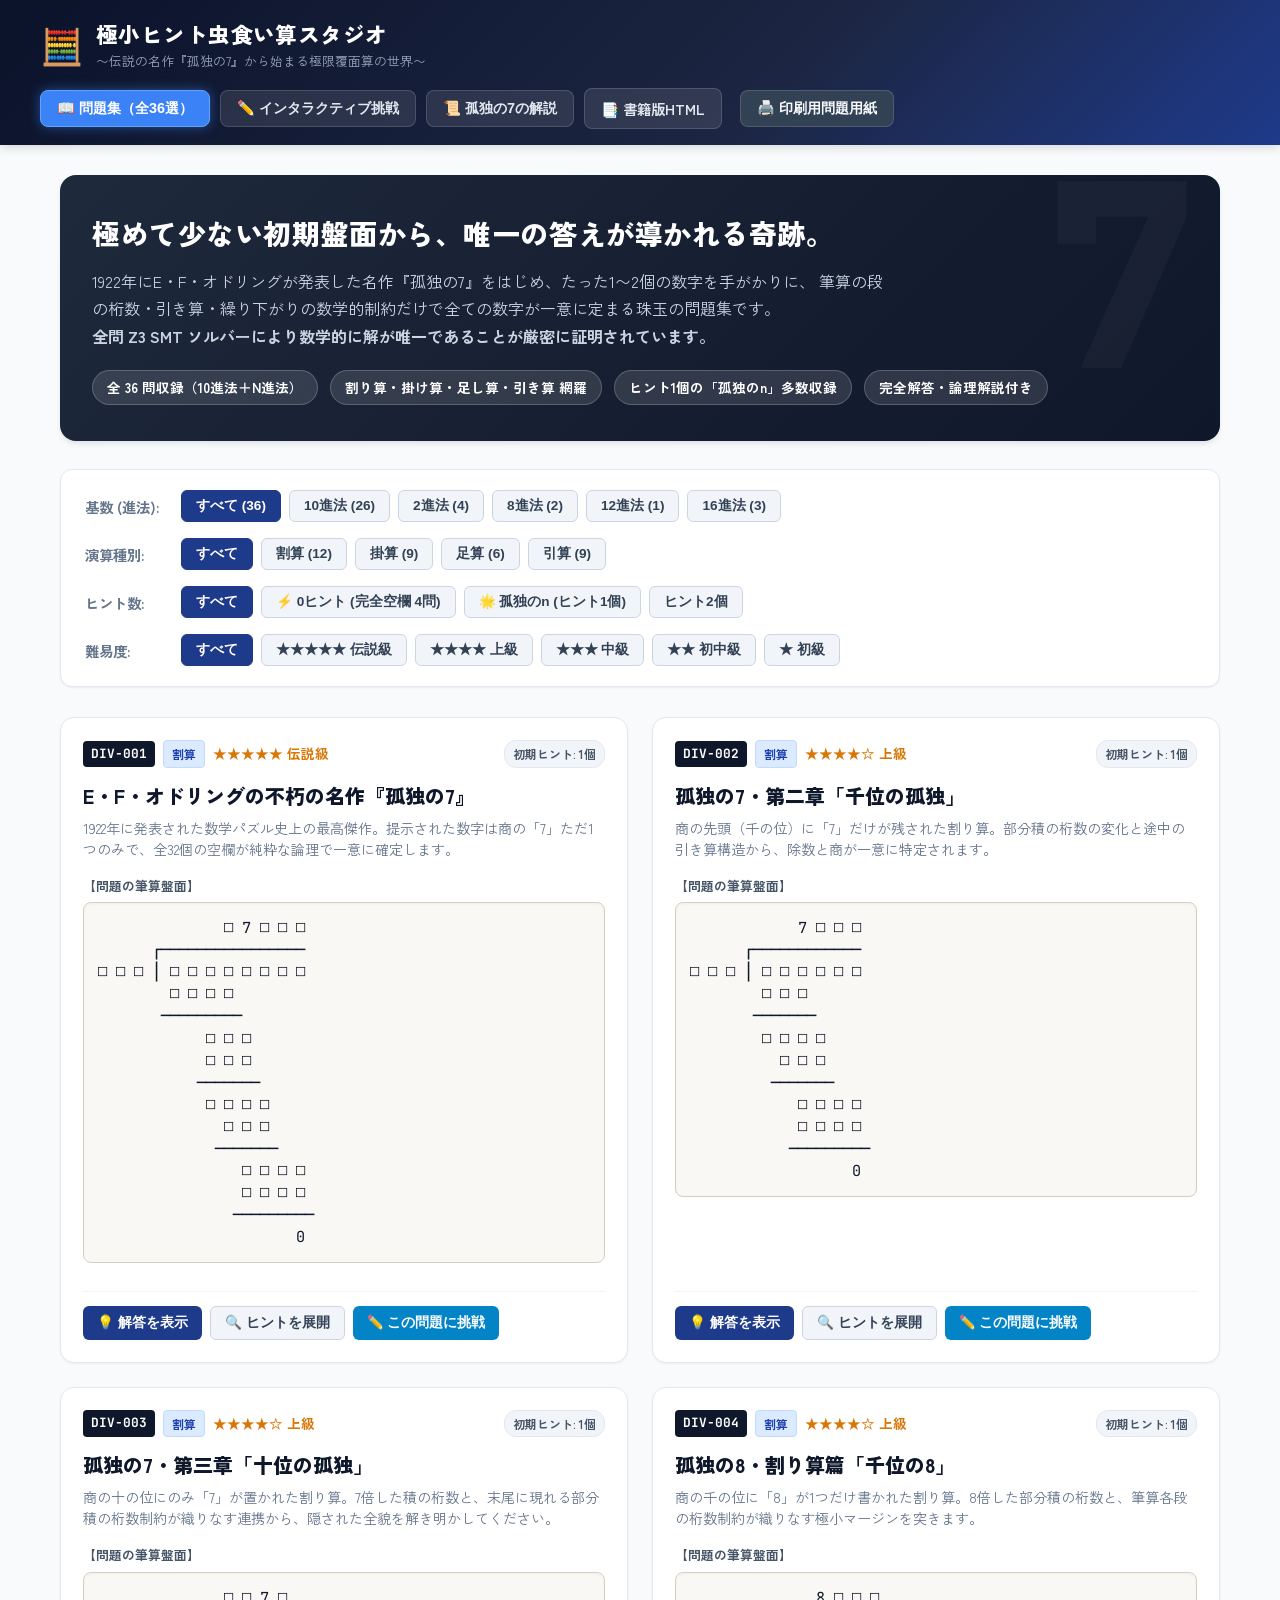
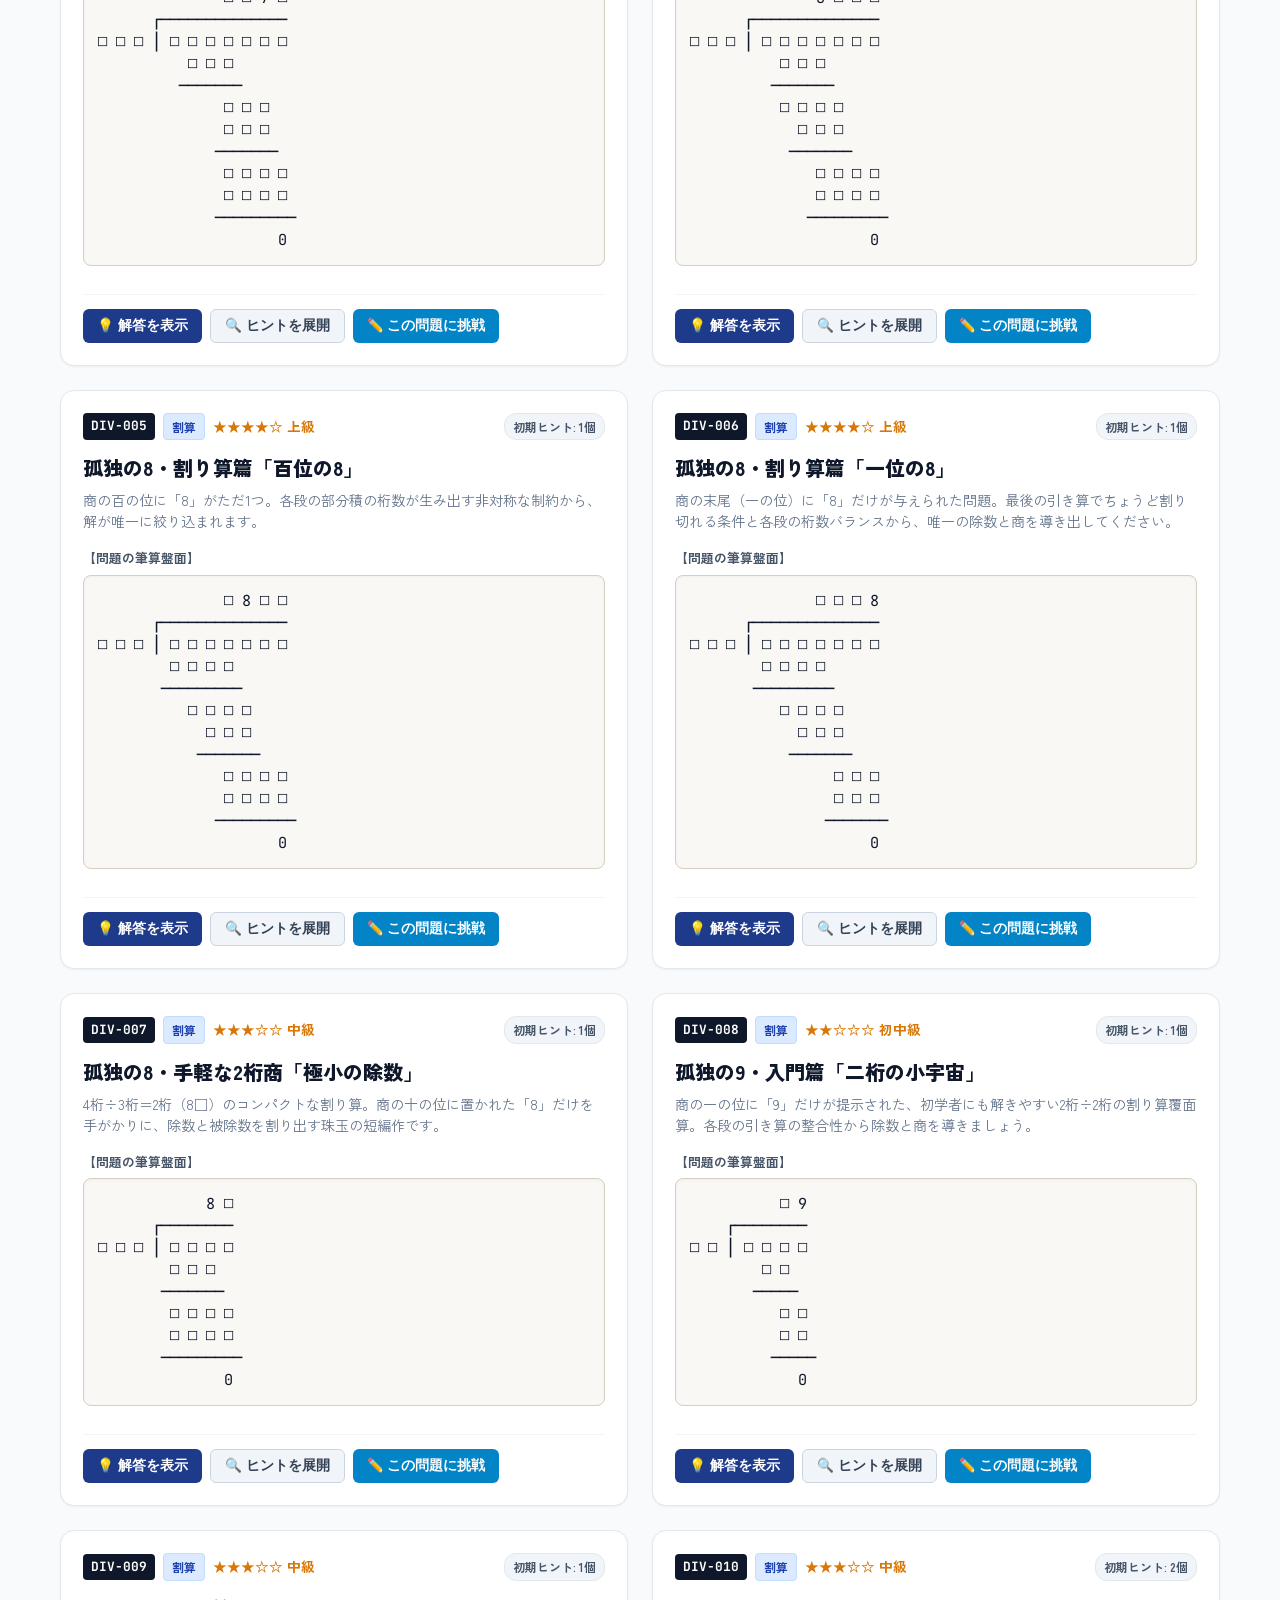
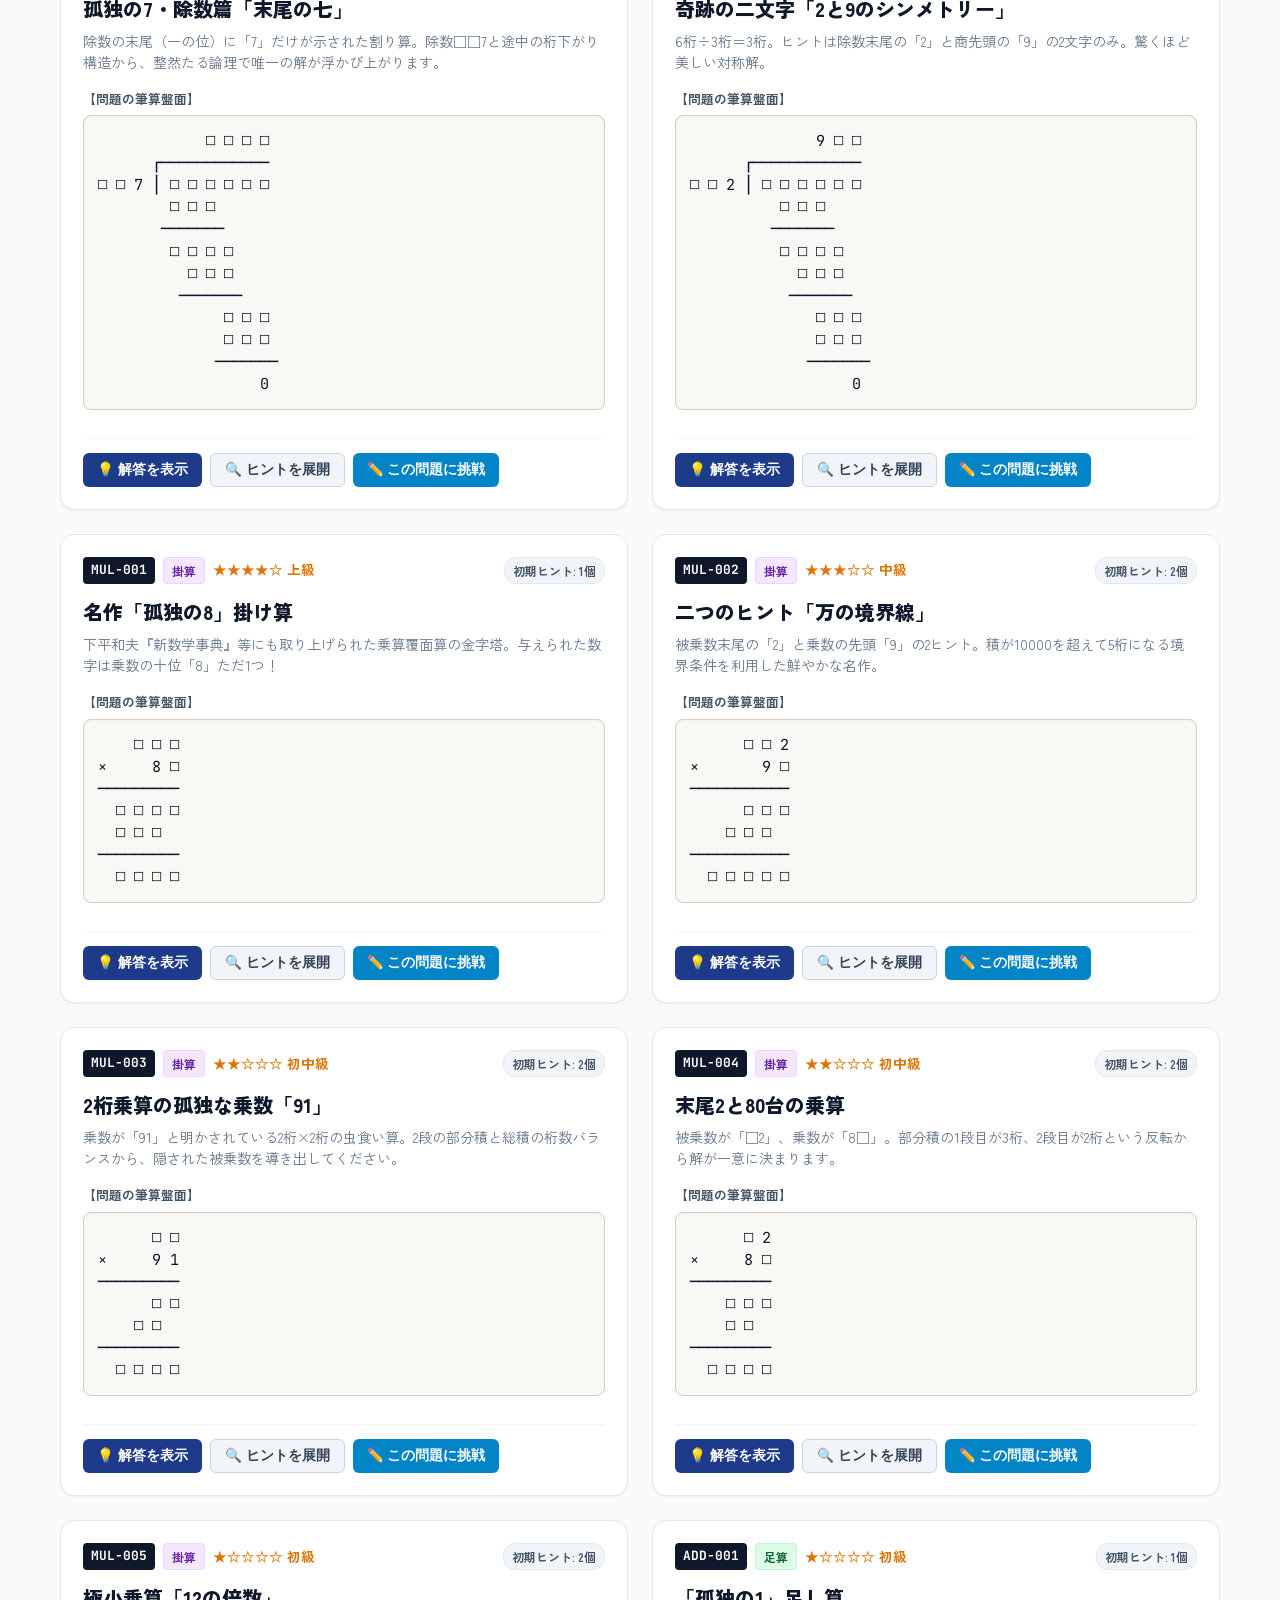
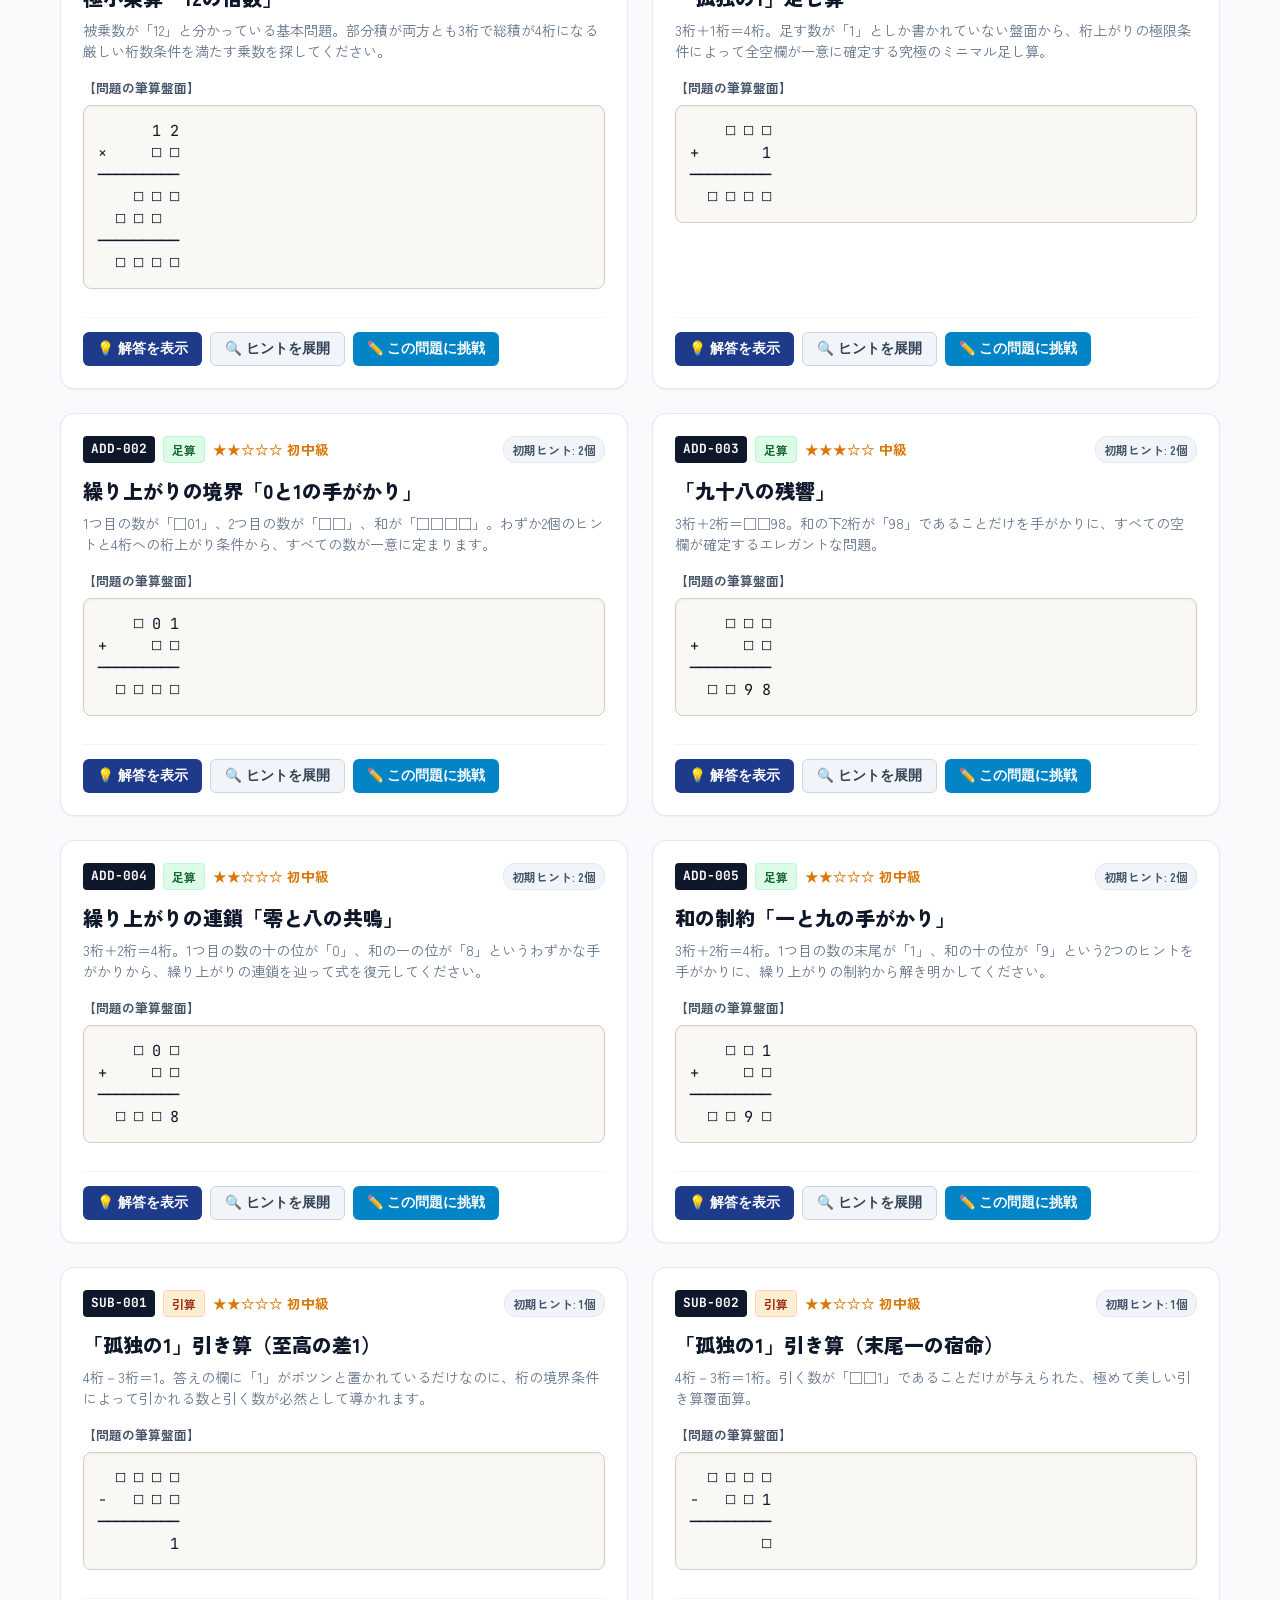
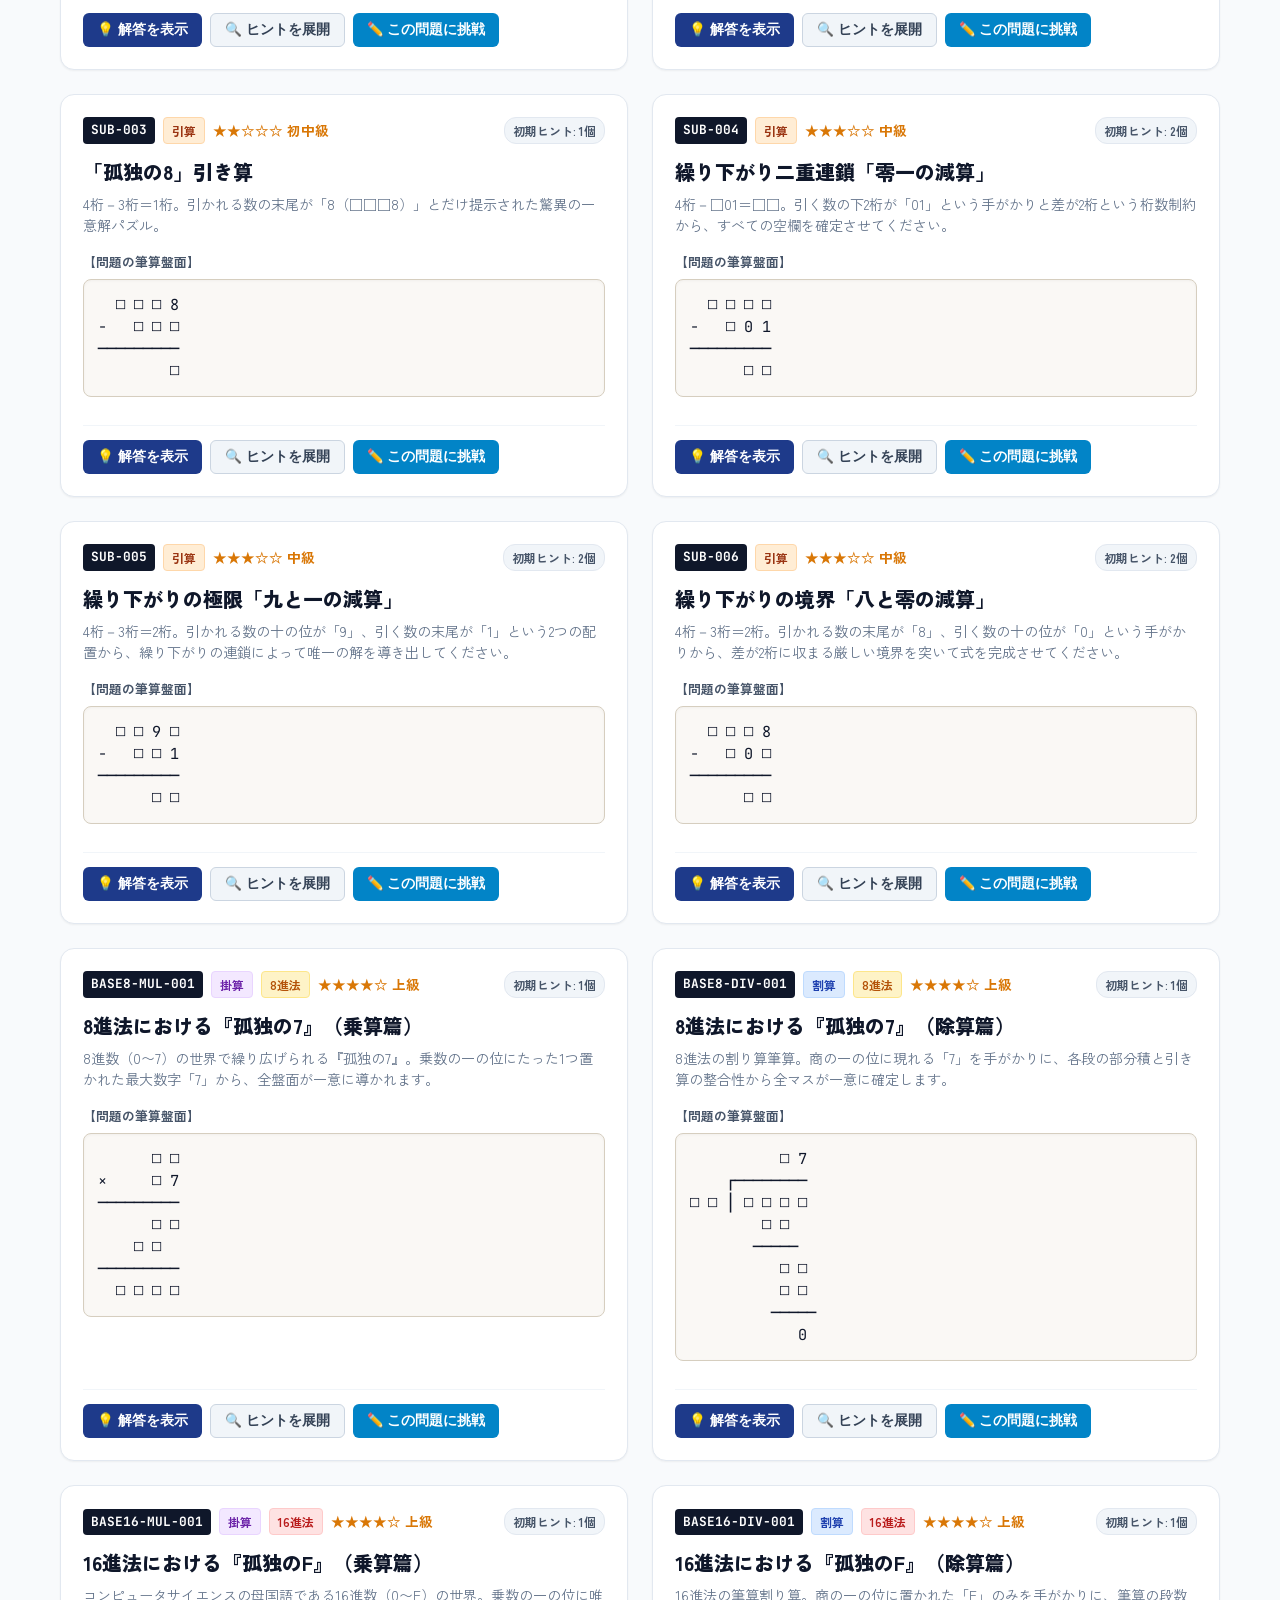
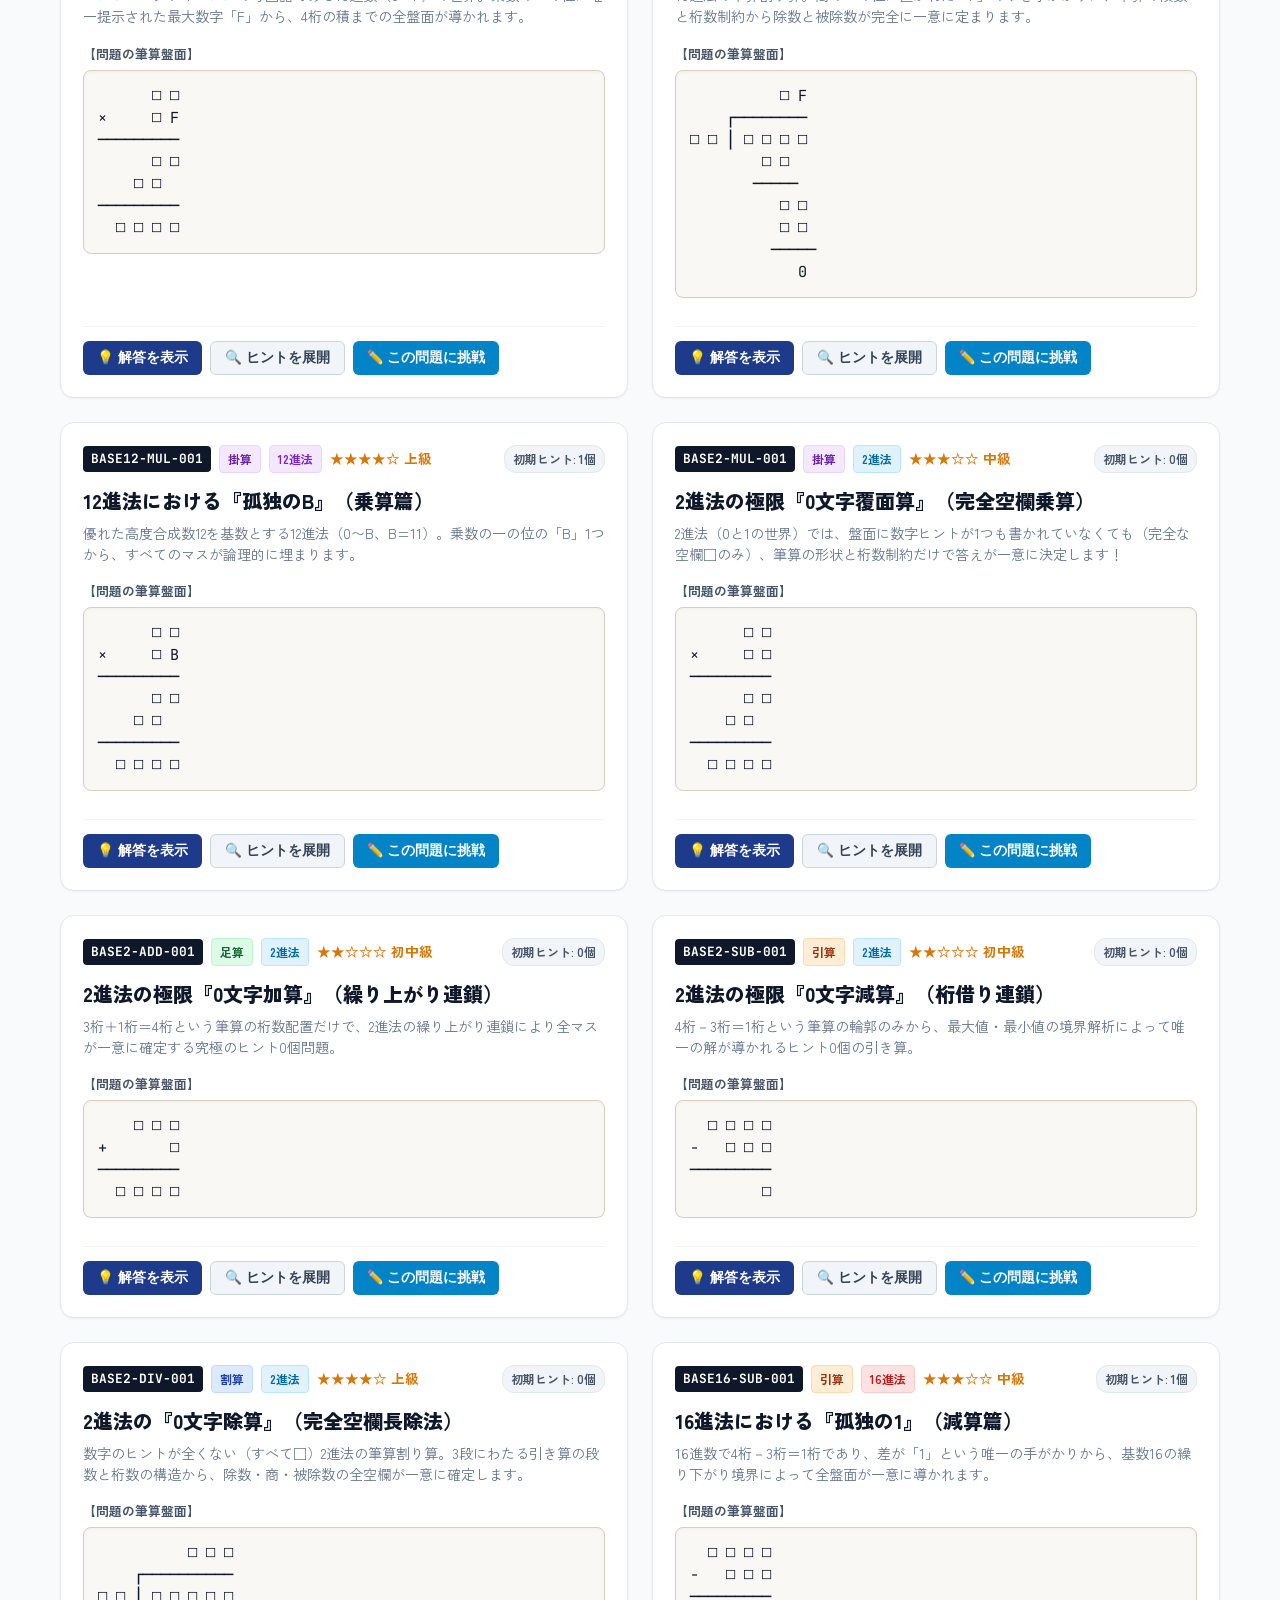
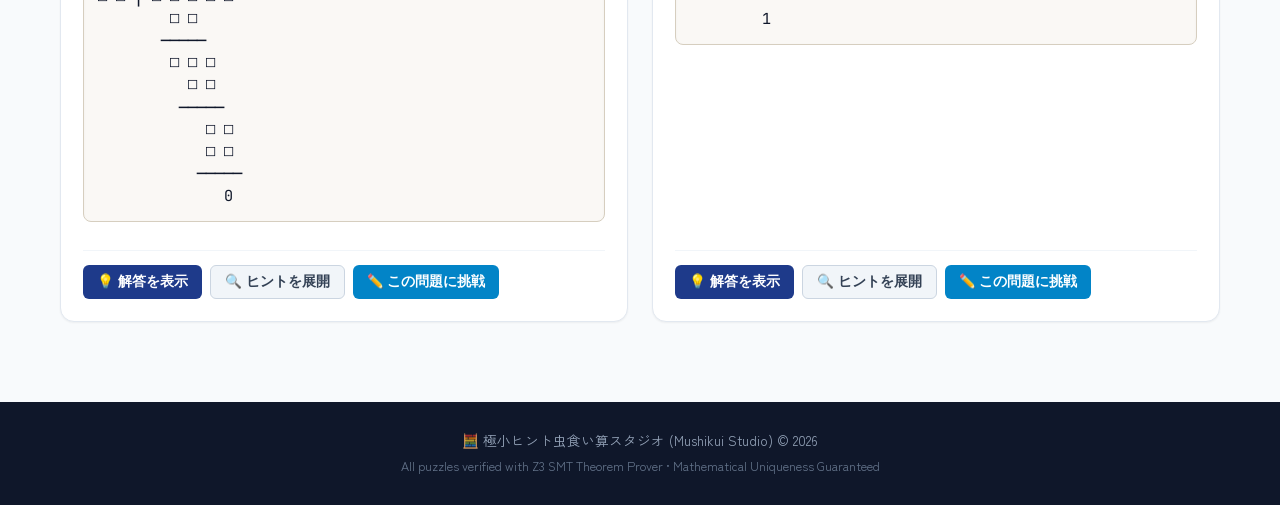
<file: web/index.html>
<!DOCTYPE html>
<html lang="ja">
<head>
  <meta charset="UTF-8">
  <meta name="viewport" content="width=device-width, initial-scale=1.0">
  <title>🧮 極小ヒント虫食い算・傑作問題集 & インタラクティブ解法スタジオ</title>
  <link rel="stylesheet" href="style.css">
  <link rel="preconnect" href="https://fonts.googleapis.com">
  <link rel="preconnect" href="https://fonts.gstatic.com" crossorigin>
  <link href="https://fonts.googleapis.com/css2?family=JetBrains+Mono:wght@400;600;700&family=Zen+Kaku+Gothic+New:wght@400;600;700;800&display=swap" rel="stylesheet">
</head>
<body>

  <!-- Navigation / Top Header -->
  <header class="app-header">
    <div class="header-container">
      <div class="brand">
        <span class="brand-icon">🧮</span>
        <div class="brand-text">
          <h1>極小ヒント虫食い算スタジオ</h1>
          <p class="brand-sub">〜伝説の名作『孤独の7』から始まる極限覆面算の世界〜</p>
        </div>
      </div>
      <div class="header-actions">
        <button class="nav-btn active" id="tab-book" onclick="switchTab('book')">📖 問題集（全36選）</button>
        <button class="nav-btn" id="tab-player" onclick="switchTab('player')">✏️ インタラクティブ挑戦</button>
        <button class="nav-btn" id="tab-about" onclick="switchTab('about')">📜 孤独の7の解説</button>
        <a href="PROBLEM_BOOK.html" target="_blank" class="nav-btn" style="text-decoration: none; display: inline-flex; align-items: center; gap: 4px;">📑 書籍版HTML</a>
        <button class="nav-btn print-action-btn" onclick="window.print()">🖨️ 印刷用問題用紙</button>
      </div>
    </div>
  </header>

  <!-- Main Container -->
  <main class="main-container">

    <!-- TAB 1: Problem Book (Catalog View) -->
    <section id="view-book" class="view-section active">
      <div class="hero-banner">
        <div class="hero-content">
          <h2>極めて少ない初期盤面から、唯一の答えが導かれる奇跡。</h2>
          <p>
            1922年にE・F・オドリングが発表した名作『孤独の7』をはじめ、たった1〜2個の数字を手がかりに、
            筆算の段の桁数・引き算・繰り下がりの数学的制約だけで全ての数字が一意に定まる珠玉の問題集です。<br>
            <strong>全問 Z3 SMT ソルバーにより数学的に解が唯一であることが厳密に証明されています。</strong>
          </p>
          <div class="hero-badges">
            <span class="h-badge">全 36 問収録（10進法＋N進法）</span>
            <span class="h-badge">割り算・掛け算・足し算・引き算 網羅</span>
            <span class="h-badge">ヒント1個の「孤独のn」多数収録</span>
            <span class="h-badge">完全解答・論理解説付き</span>
          </div>
        </div>
      </div>

      <!-- Filter Controls -->
      <div class="filter-card">
        <div class="filter-group">
          <label>基数 (進法):</label>
          <div class="btn-group" id="filter-base">
            <button class="f-btn active" onclick="setBaseFilter('all', this)">すべて (36)</button>
            <button class="f-btn" onclick="setBaseFilter('10', this)">10進法 (26)</button>
            <button class="f-btn" onclick="setBaseFilter('2', this)">2進法 (4)</button>
            <button class="f-btn" onclick="setBaseFilter('8', this)">8進法 (2)</button>
            <button class="f-btn" onclick="setBaseFilter('12', this)">12進法 (1)</button>
            <button class="f-btn" onclick="setBaseFilter('16', this)">16進法 (3)</button>
          </div>
        </div>

        <div class="filter-group">
          <label>演算種別:</label>
          <div class="btn-group" id="filter-op">
            <button class="f-btn active" onclick="setOpFilter('all', this)">すべて</button>
            <button class="f-btn" onclick="setOpFilter('division', this)">割算 (12)</button>
            <button class="f-btn" onclick="setOpFilter('multiplication', this)">掛算 (9)</button>
            <button class="f-btn" onclick="setOpFilter('addition', this)">足算 (6)</button>
            <button class="f-btn" onclick="setOpFilter('subtraction', this)">引算 (9)</button>
          </div>
        </div>

        <div class="filter-group">
          <label>ヒント数:</label>
          <div class="btn-group" id="filter-hints">
            <button class="f-btn active" onclick="setHintFilter('all', this)">すべて</button>
            <button class="f-btn" onclick="setHintFilter('0', this)">⚡ 0ヒント (完全空欄 4問)</button>
            <button class="f-btn" onclick="setHintFilter('1', this)">🌟 孤独のn (ヒント1個)</button>
            <button class="f-btn" onclick="setHintFilter('2', this)">ヒント2個</button>
          </div>
        </div>

        <div class="filter-group">
          <label>難易度:</label>
          <div class="btn-group" id="filter-diff">
            <button class="f-btn active" onclick="setDiffFilter('all', this)">すべて</button>
            <button class="f-btn" onclick="setDiffFilter('5', this)">★★★★★ 伝説級</button>
            <button class="f-btn" onclick="setDiffFilter('4', this)">★★★★ 上級</button>
            <button class="f-btn" onclick="setDiffFilter('3', this)">★★★ 中級</button>
            <button class="f-btn" onclick="setDiffFilter('2', this)">★★ 初中級</button>
            <button class="f-btn" onclick="setDiffFilter('1', this)">★ 初級</button>
          </div>
        </div>
      </div>

      <!-- Puzzle Catalog Cards Container -->
      <div id="catalog-container" class="cards-grid">
        <!-- Rendered by JS -->
      </div>
    </section>


    <!-- TAB 2: Interactive Player View -->
    <section id="view-player" class="view-section">
      <div class="player-wrapper">
        <div class="player-sidebar">
          <h3>問題選択</h3>
          <div class="player-puzzle-list" id="player-puzzle-list">
            <!-- Populated by JS -->
          </div>
        </div>

        <div class="player-main">
          <div class="player-header">
            <div>
              <span id="player-p-id" class="badge-id">DIV-001</span>
              <h2 id="player-p-title">オドリングの「孤独の7」</h2>
              <p id="player-p-desc" class="p-sub"></p>
            </div>
            <div class="player-header-meta">
              <span id="player-p-op" class="op-tag">割算</span>
              <span id="player-p-base" class="base-tag" style="display: none;">10進法</span>
              <span id="player-p-diff" class="diff-tag">★★★★★</span>
              <span id="player-p-hints" class="hint-tag">初期ヒント: 1個</span>
            </div>
          </div>

          <div class="interactive-stage">
            <div class="stage-instructions">
              💡 <strong>操作方法</strong>: 盤面の空欄（<code>□</code>）をクリックして半角数字または英字（0〜9, A〜F）を入力してください。すべて埋めたら「答え合わせ」ボタンを押して正解を判定できます。
            </div>

            <div class="board-interactive-container">
              <div id="interactive-grid" class="interactive-grid">
                <!-- Interactive board inputs rendered by JS -->
              </div>
            </div>

            <div class="player-actions">
              <button class="btn btn-check" onclick="checkPlayerSolution()">✅ 答え合わせ</button>
              <button class="btn btn-hint" onclick="revealPlayerHint()">💡 解法のヒントを見る</button>
              <button class="btn btn-reveal" onclick="revealPlayerSolution()">👁️ 正解を表示する</button>
              <button class="btn btn-clear" onclick="clearPlayerInputs()">🔄 入力をリセット</button>
            </div>

            <div id="player-feedback" class="feedback-box" style="display: none;"></div>
            <div id="player-hint-box" class="hint-box" style="display: none;"></div>
          </div>
        </div>
      </div>
    </section>

    <!-- TAB 3: About "The Lonely 7" & Mathematical Logic -->
    <section id="view-about" class="view-section">
      <div class="article-card">
        <h2>数学パズル史の至宝『孤独の7（The Lonely 7）』とは何か？</h2>
        
        <div class="article-body">
          <h3>1. 誕生と歴史的背景</h3>
          <p>
            『孤独の7（英語: The Solitary 7）』は、イギリスの化学者・パズル作家である <strong>E・F・オドリング（E. F. Odling）</strong> によって考案され、
            1922年11月号の『ストランド・マガジン』誌におけるヘンリー・デュードニーの数学パズルコラム「PERPLEXITIES」に掲載されたのが初出とされています。
          </p>
          <p>
            その後、1925年にA・S・E・アッカーマンの著書『Scientific Paradoxes and Problems』に収録され、世界的な名声を獲得しました。
            日本においては、昭和21年（1946年）に作家・海野十三（筆名：佐野昌一）が著した名著『虫喰ひ算大會』の【例題七】として詳しく紹介され、
            多くの数学愛好家を魅了し続けています。
          </p>

          <h3>2. なぜ「孤独」なのか？</h3>
          <p>
            問題の盤面には、割り算の筆算の長い枠組みの中に、商の千の位に「7」という数字がただ1つだけ書かれており、
            それ以外のすべての数字（被除数8桁、除数3桁、商の残り4桁、各段の部分積と引き算の結果）が完全に空欄（虫食い）になっています。
            この「提示された数字が7たった1個」という佇まいから、『孤独の7』と命名されました。
            以後、ヒントが1個しかない極限の虫食い算を総称して「孤独のn」と呼ぶ伝統が生まれました。
          </p>

          <div class="diagram-showcase">
            <h4>【原題の盤面】</h4>
            <pre class="ascii-art">
              □ 7 □ □ □
      ┌────────────────
□ □ □ │ □ □ □ □ □ □ □ □
        □ □ □ □
       ─────────
            □ □ □
            □ □ □
           ───────
            □ □ □ □
              □ □ □
             ───────
                □ □ □ □
                □ □ □ □
               ─────────
                      0
            </pre>
          </div>

          <h3>3. 解法の論理的思考プロセス（人間が解く道筋）</h3>
          <p>
            この問題の最大の魅力は、「総当たり（しらみつぶし）」をしなくても、小学生でも理解できる筆算の基本ルールだけで、
            まるで探偵がアリバイを崩すかのように一本道で解が確定していく点にあります。
          </p>
          <ol class="logic-steps">
            <li>
              <strong>二重桁下げによる商の十位「0」の確定</strong><br>
              第4回目の引き算を見ると、上から一気に2桁下りてきています（11では割れず1116で割っている）。
              通常の筆算で割れずに次の桁を下ろすとき、商に立つ数字は必ず <code>0</code> です。
              これにより商は <code>□ 7 □ 0 □</code> と判明します。
            </li>
            <li>
              <strong>商の「7」と積の桁数による除数の絞り込み</strong><br>
              除数は3桁です。商の7を掛けた第2段の積は3桁（□□□）です。<br>
              もし除数の百の位が2以上だとすると、<code>200 × 7 = 1400</code> となり4桁になってしまいます。
              したがって、<strong>除数の百の位は「1」で確定</strong>します（除数は 1□□）。<br>
              さらに、商の万位と一の位による積は4桁（□□□□）になっています。
              7倍で3桁なのに4桁になるということは、万位と一の位は7より大きい <code>8</code> または <code>9</code> です。
            </li>
            <li>
              <strong>除数 124 と商 97809 の一意確定</strong><br>
              第3段の積（商の百位による積）は3桁です。百位を7と仮定すると引き算の残り桁数と合わず、百位は8になります。
              8倍で3桁（1000未満）になる除数は <code>124以下</code> です（125×8=1000）。<br>
              一方で万位（9倍）で4桁（1000以上）になるには、除数は <code>112以上</code> でなければなりません。<br>
              各段の引き算で4桁から3桁を引いて2桁下がる条件を精密に追うと、除数は <strong>124</strong>、商は <strong>97809</strong>、
              被除数は <strong>12,128,316</strong> 以外に数学的に絶対にあり得ないことが完全に証明されます！
            </li>
          </ol>

          <h3>4. 本スタジオが目指した地平</h3>
          <p>
            本システム「極小ヒント虫食い算スタジオ」では、この『孤独の7』の精神を受け継ぎ、
            最先端の制約充足ソルバー（Z3 SMT Solver）を活用して、割り算だけでなく掛け算・足し算・引き算においても、
            「最小限の初期ヒントから唯一の答えが導かれる」厳密なパズルを体系化しました。
            ぜひ各問題の美しさを味わってください。
          </p>
        </div>
      </div>
    </section>

  </main>

  <footer class="site-footer">
    <div class="footer-container">
      <p>🧮 極小ヒント虫食い算スタジオ (Mushikui Studio) &copy; 2026</p>
      <p class="footer-note">All puzzles verified with Z3 SMT Theorem Prover • Mathematical Uniqueness Guaranteed</p>
    </div>
  </footer>

  <script src="puzzles_data.js"></script>
  <script src="app.js"></script>
</body>
</html>
</file>
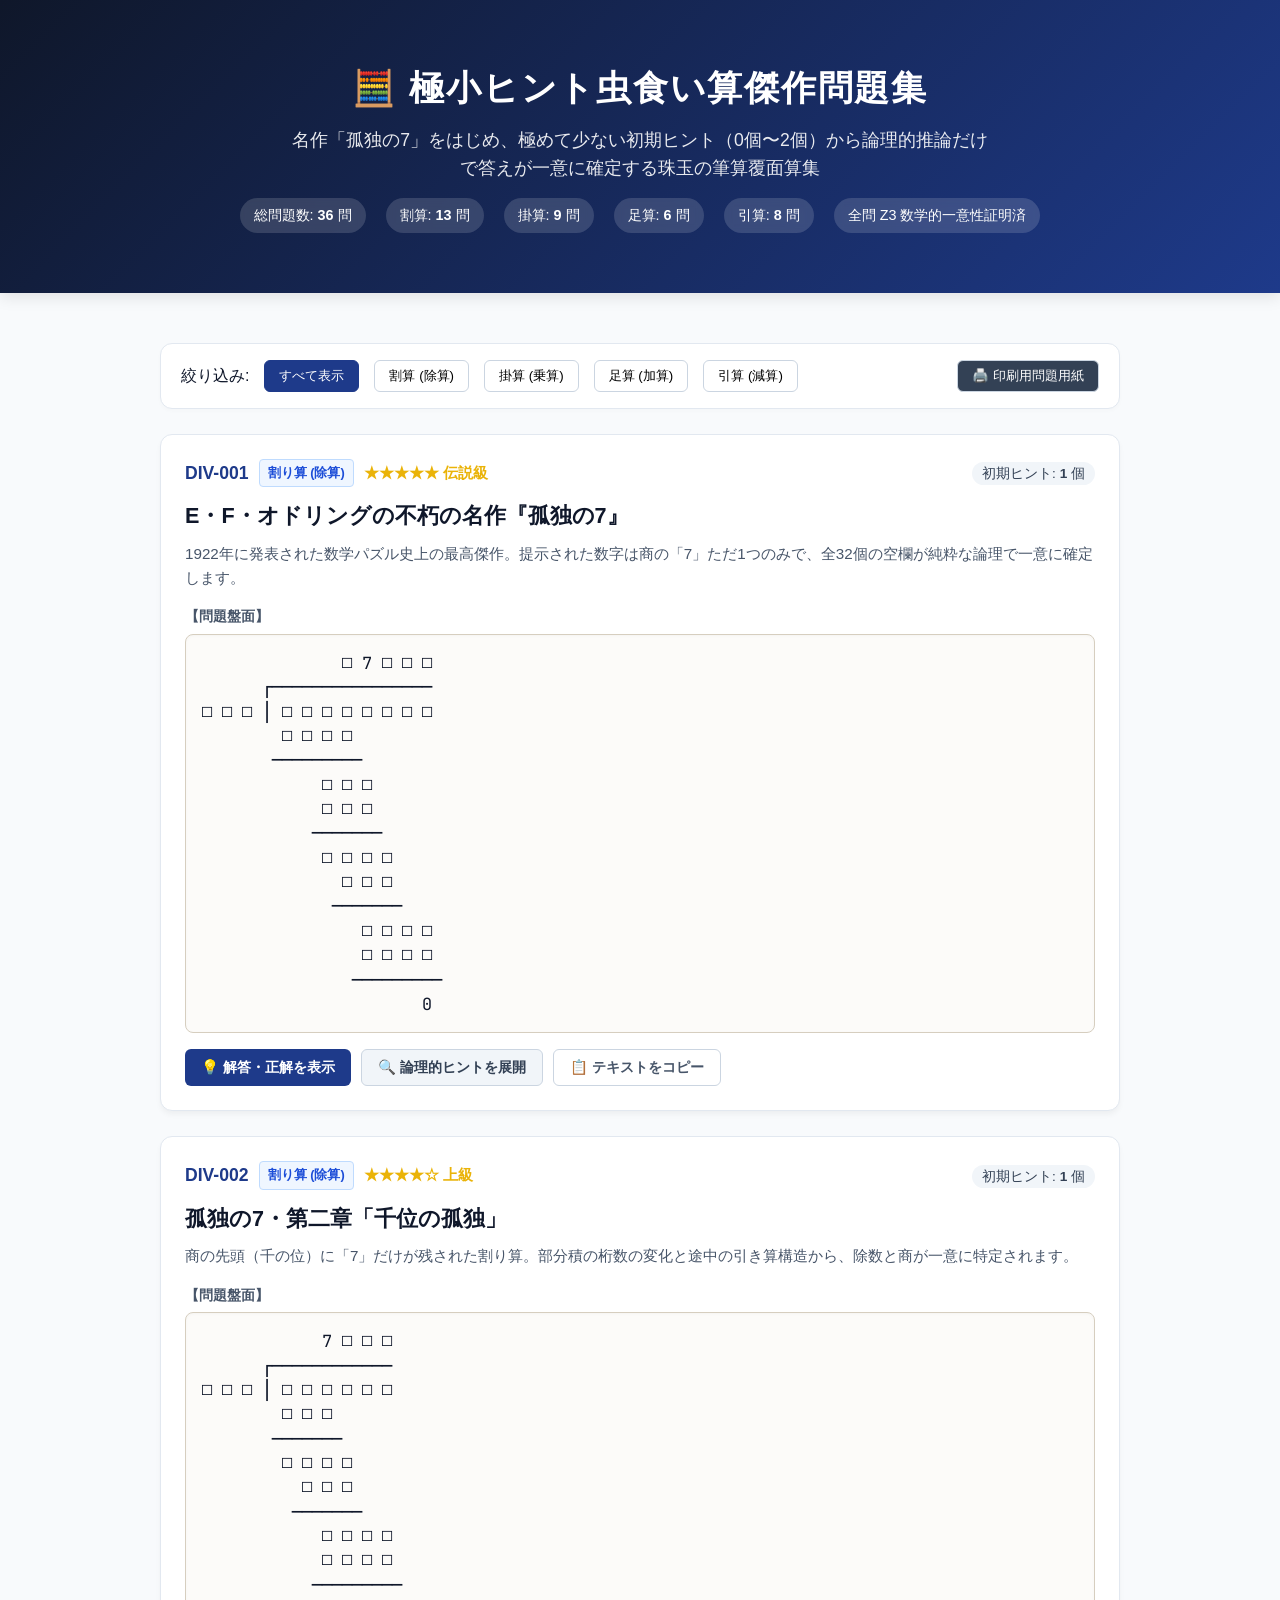
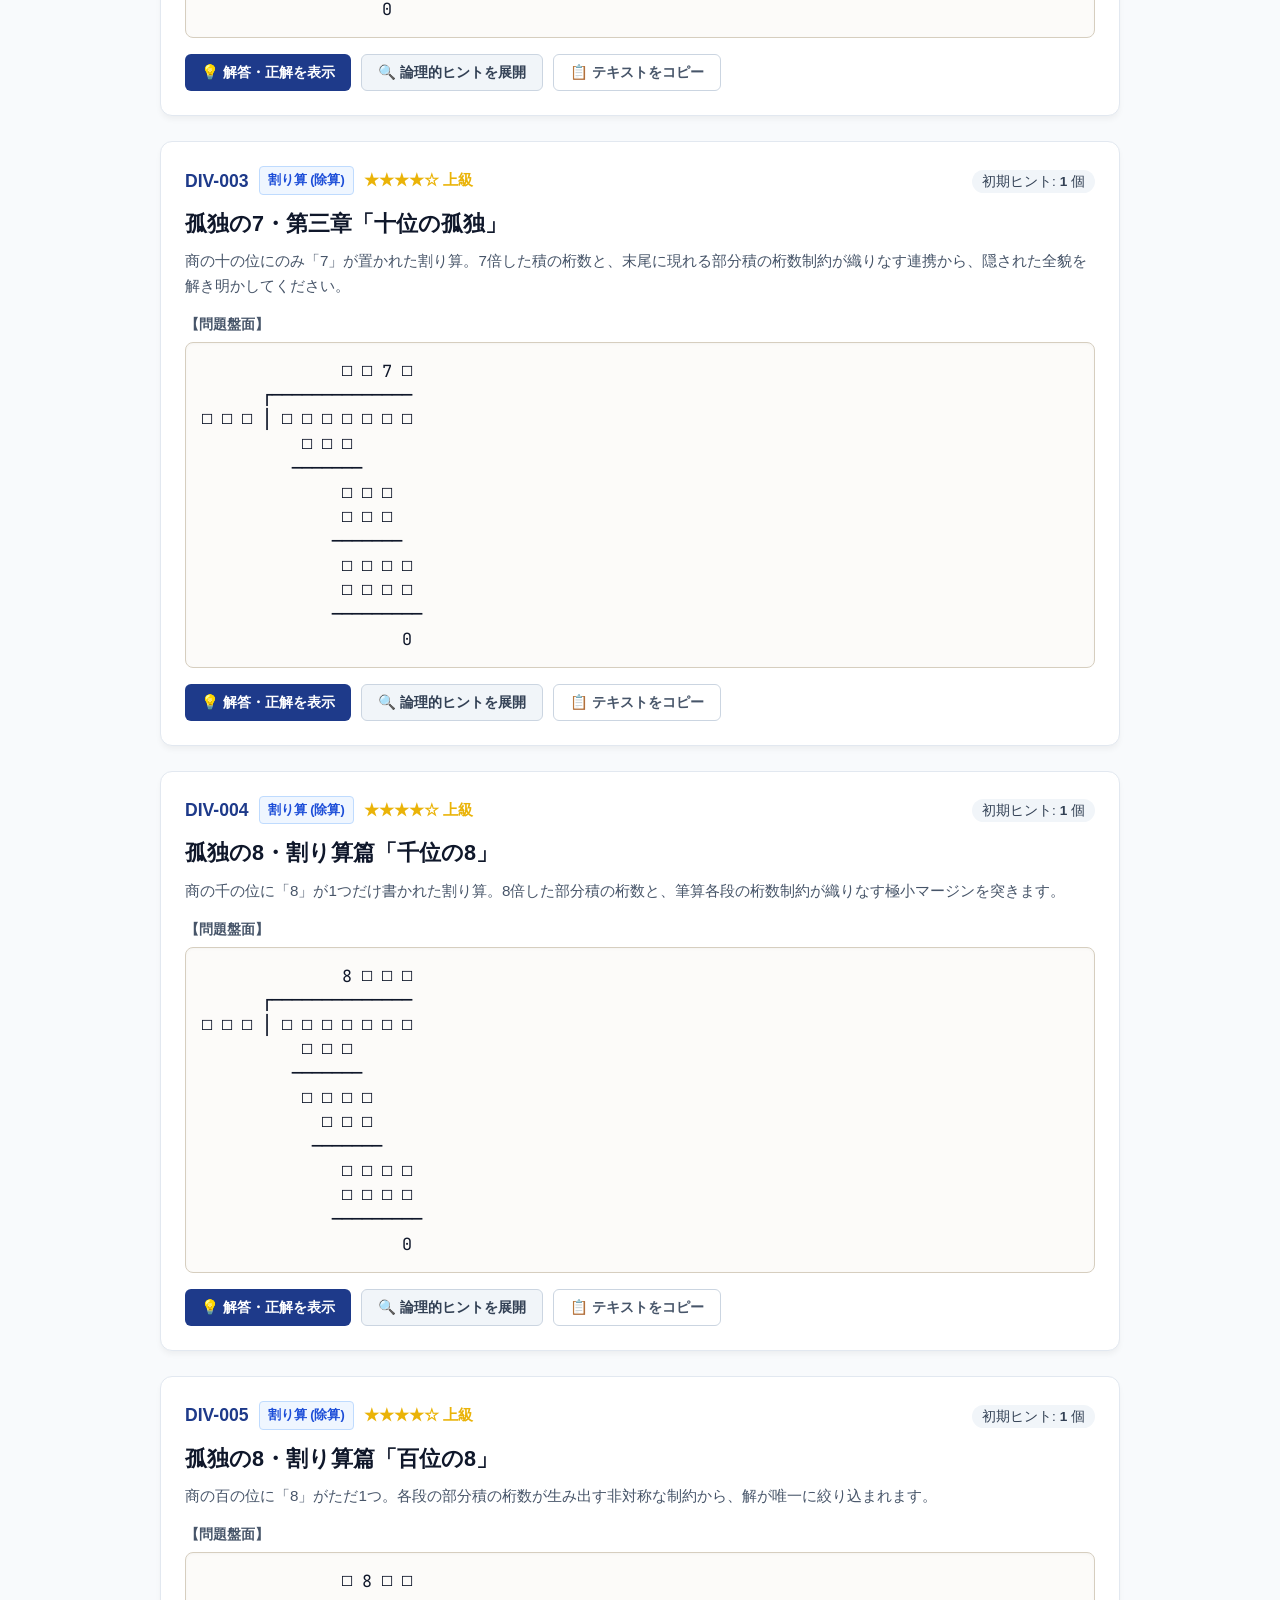
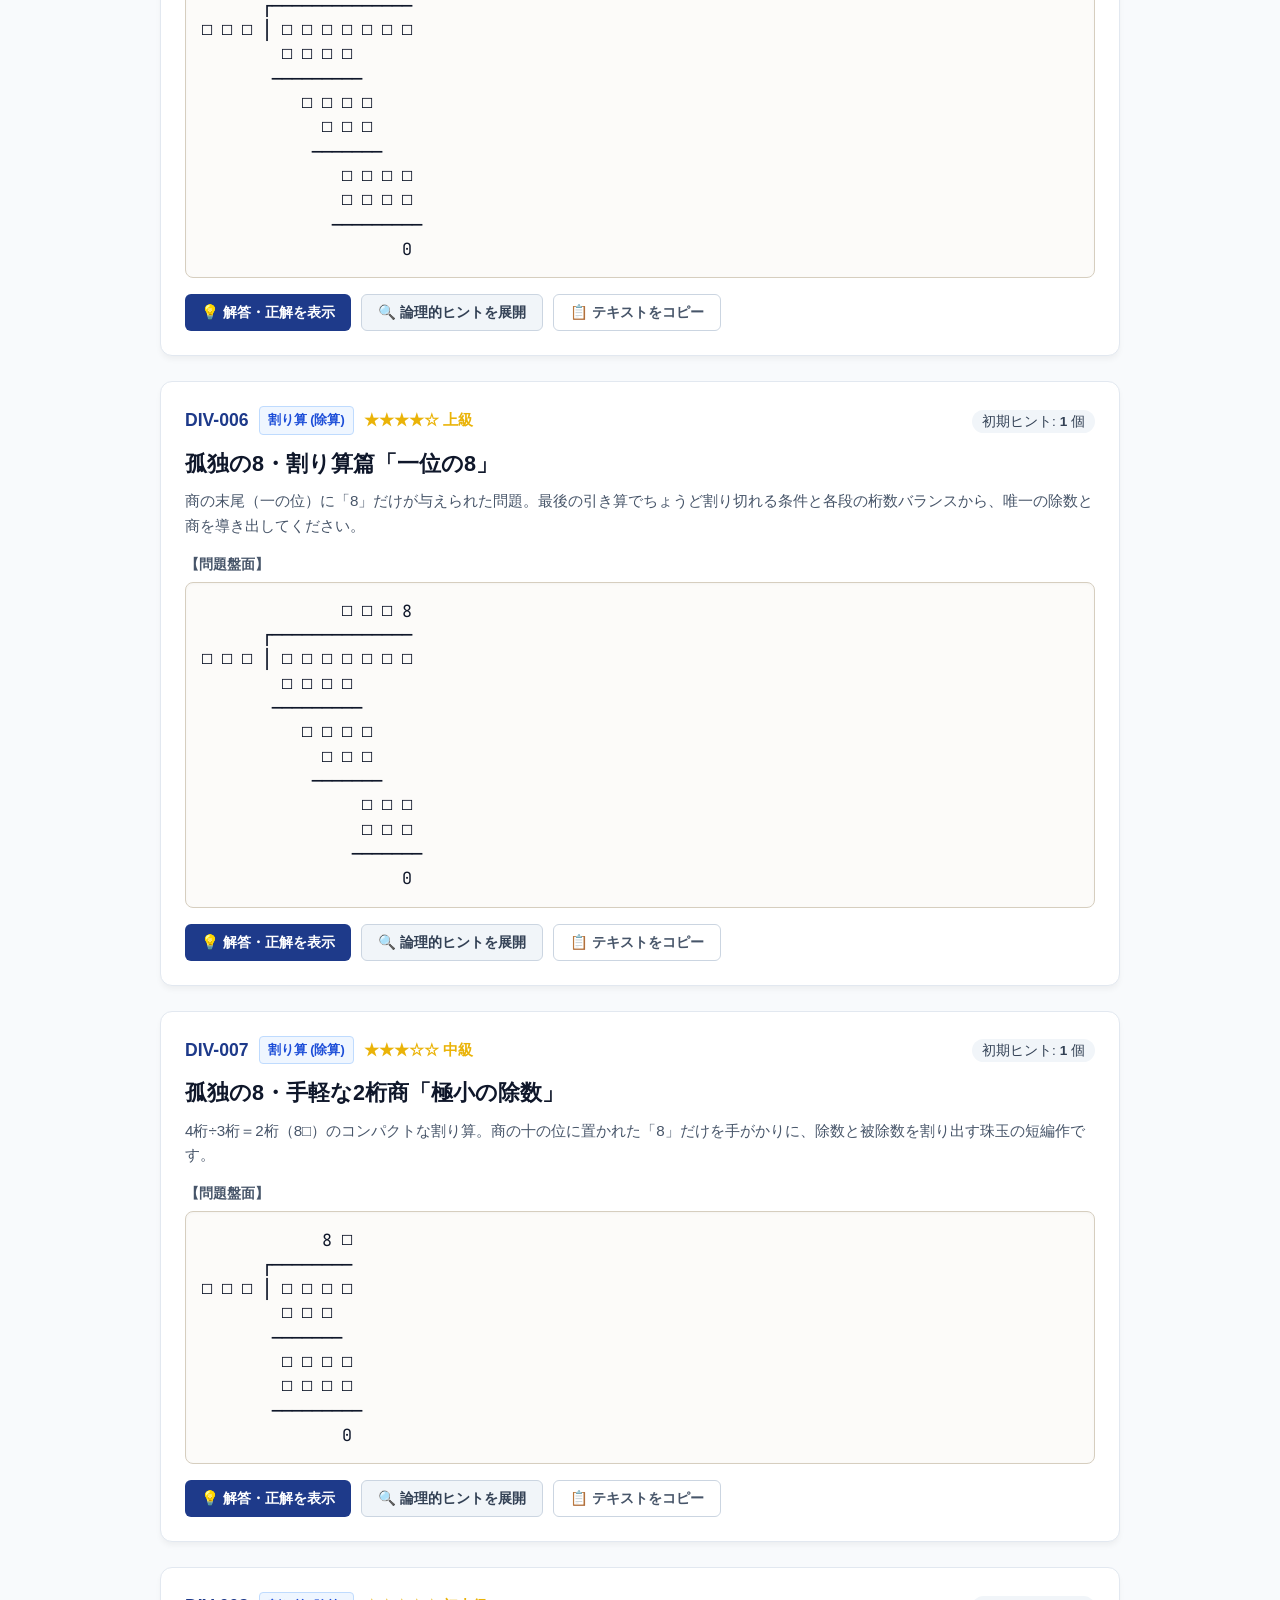
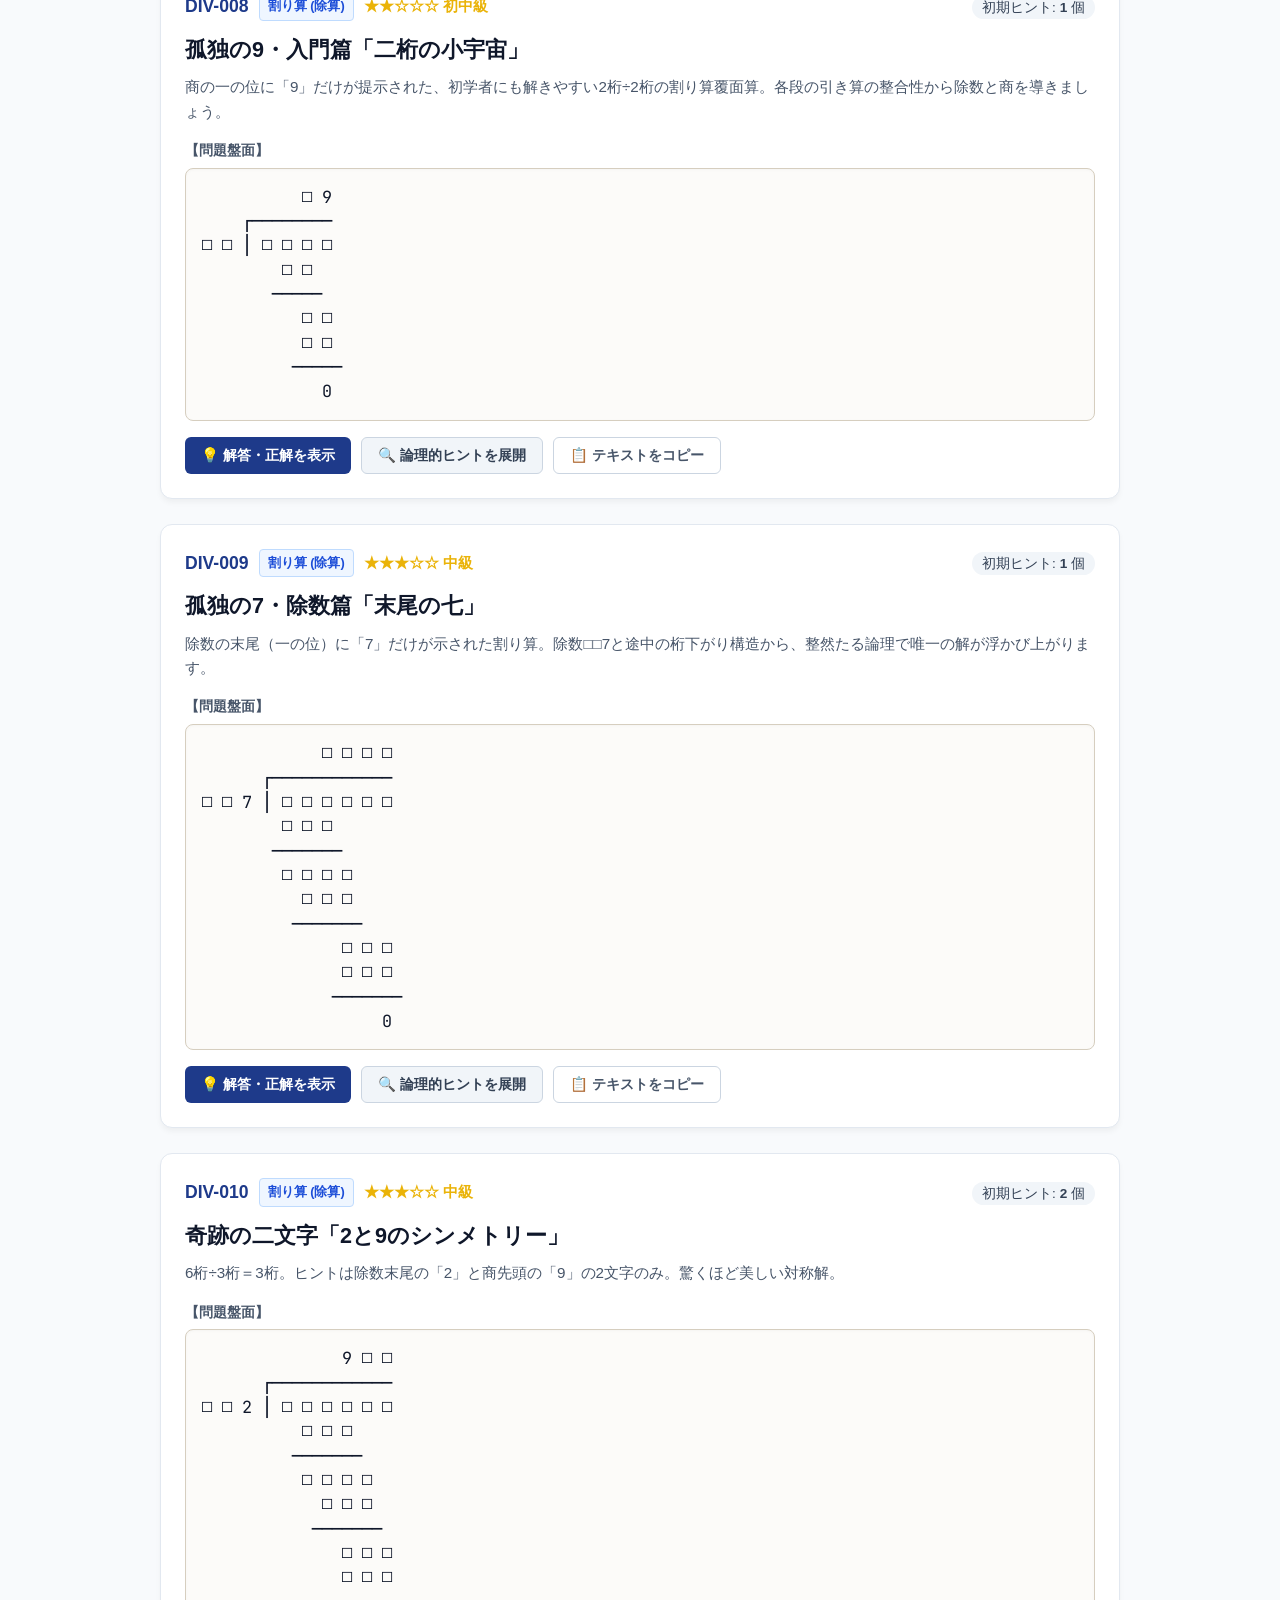
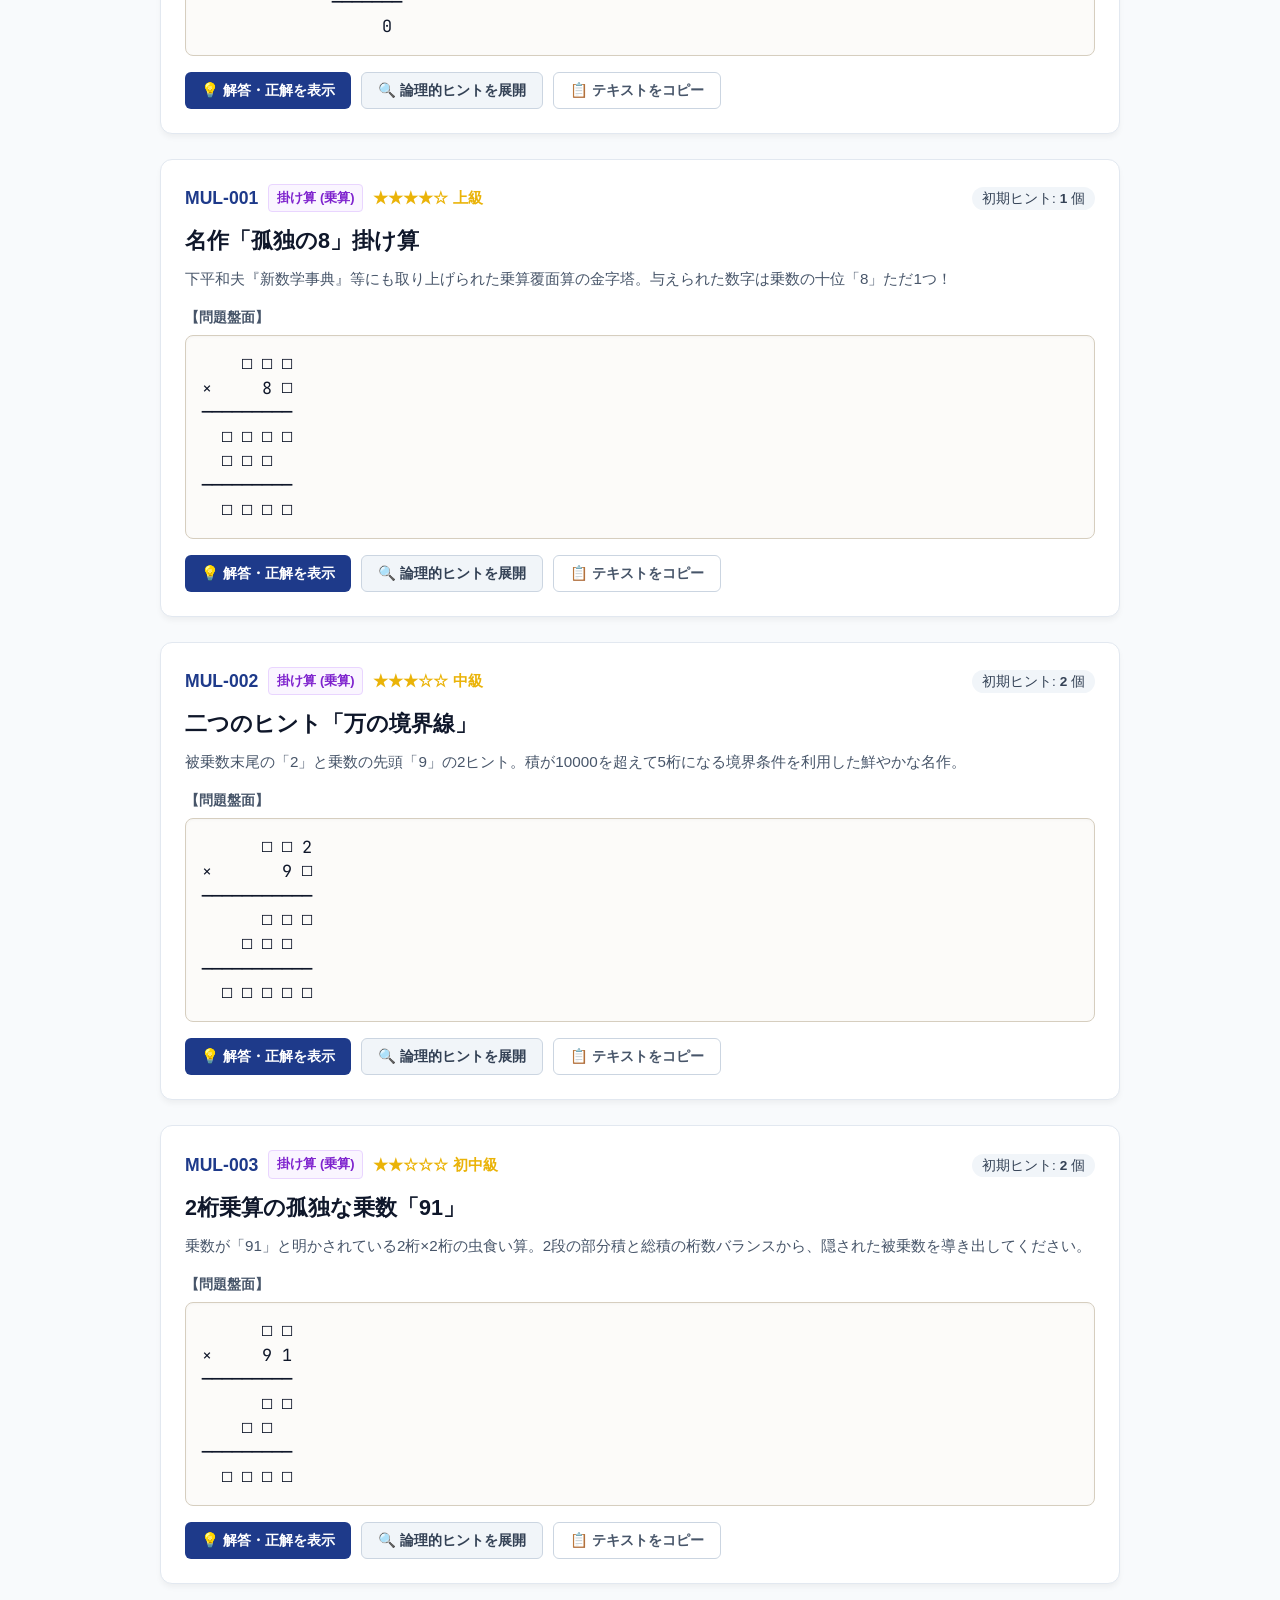
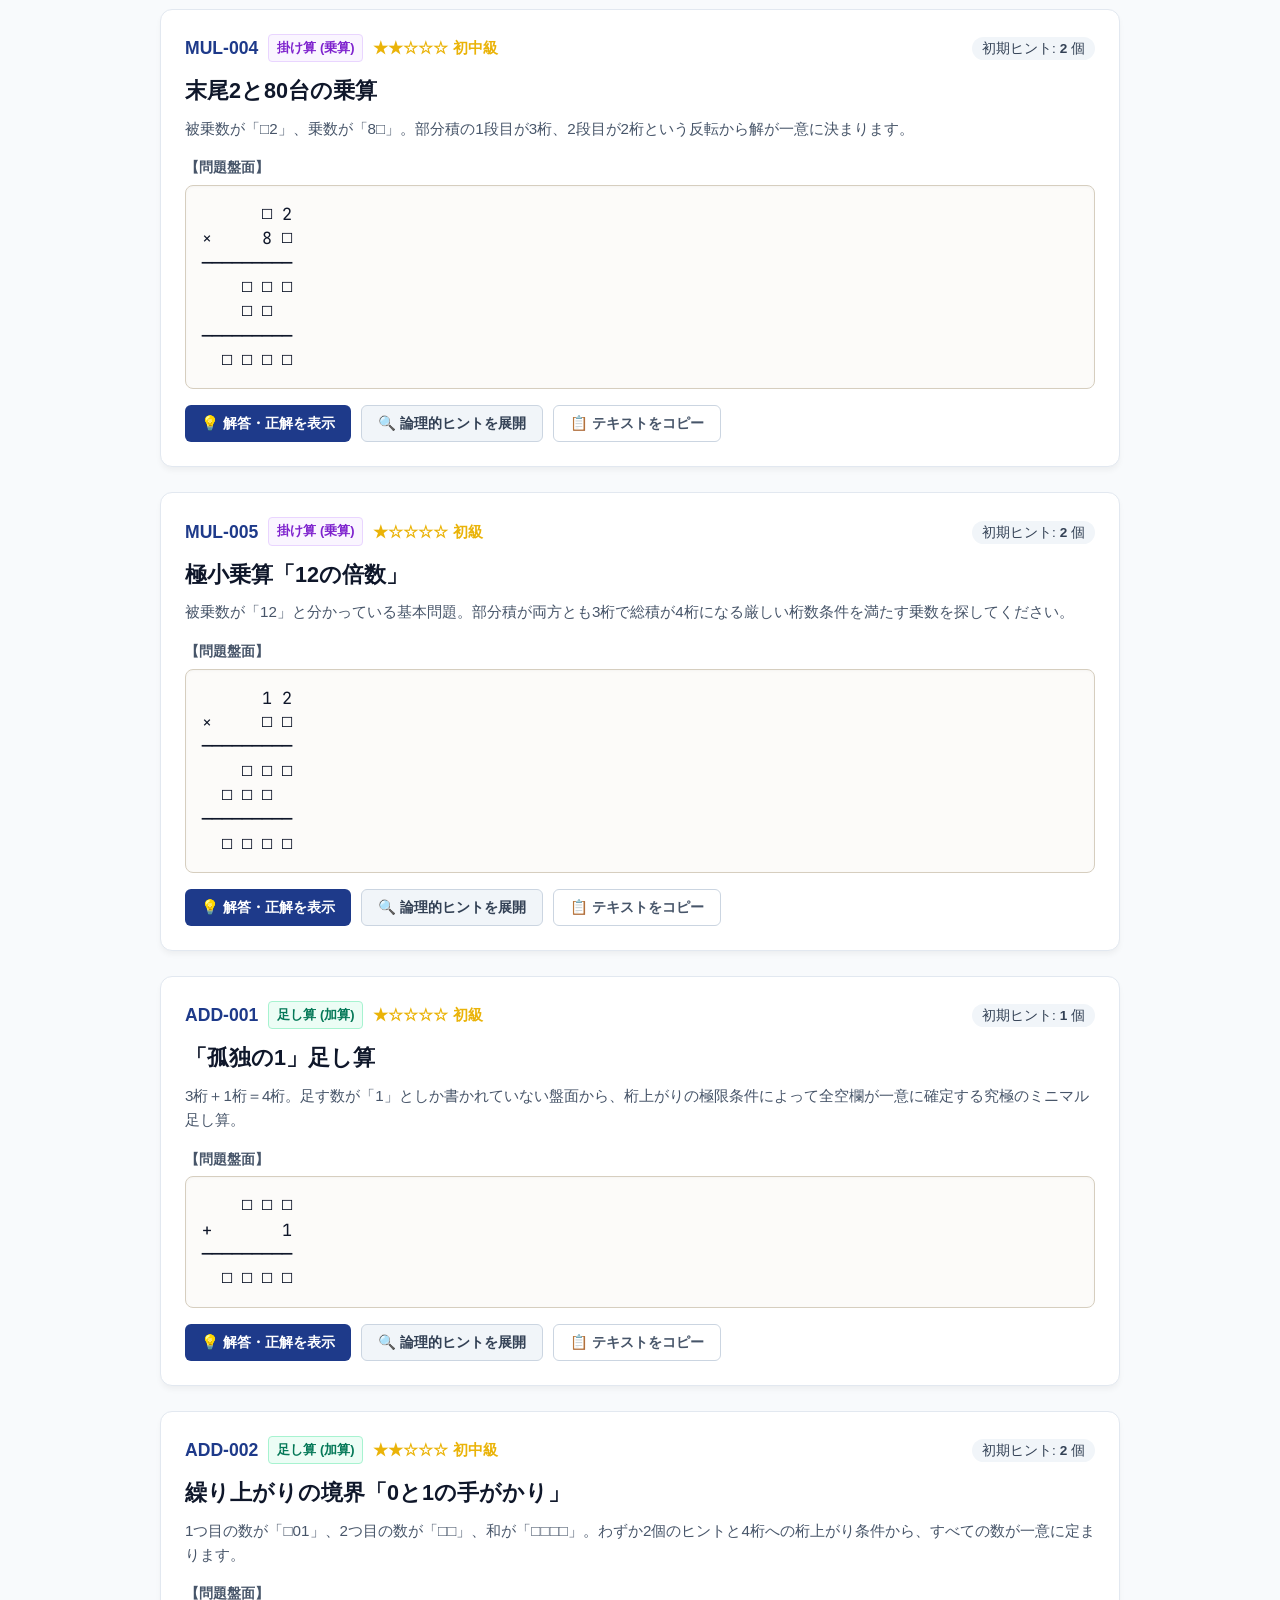
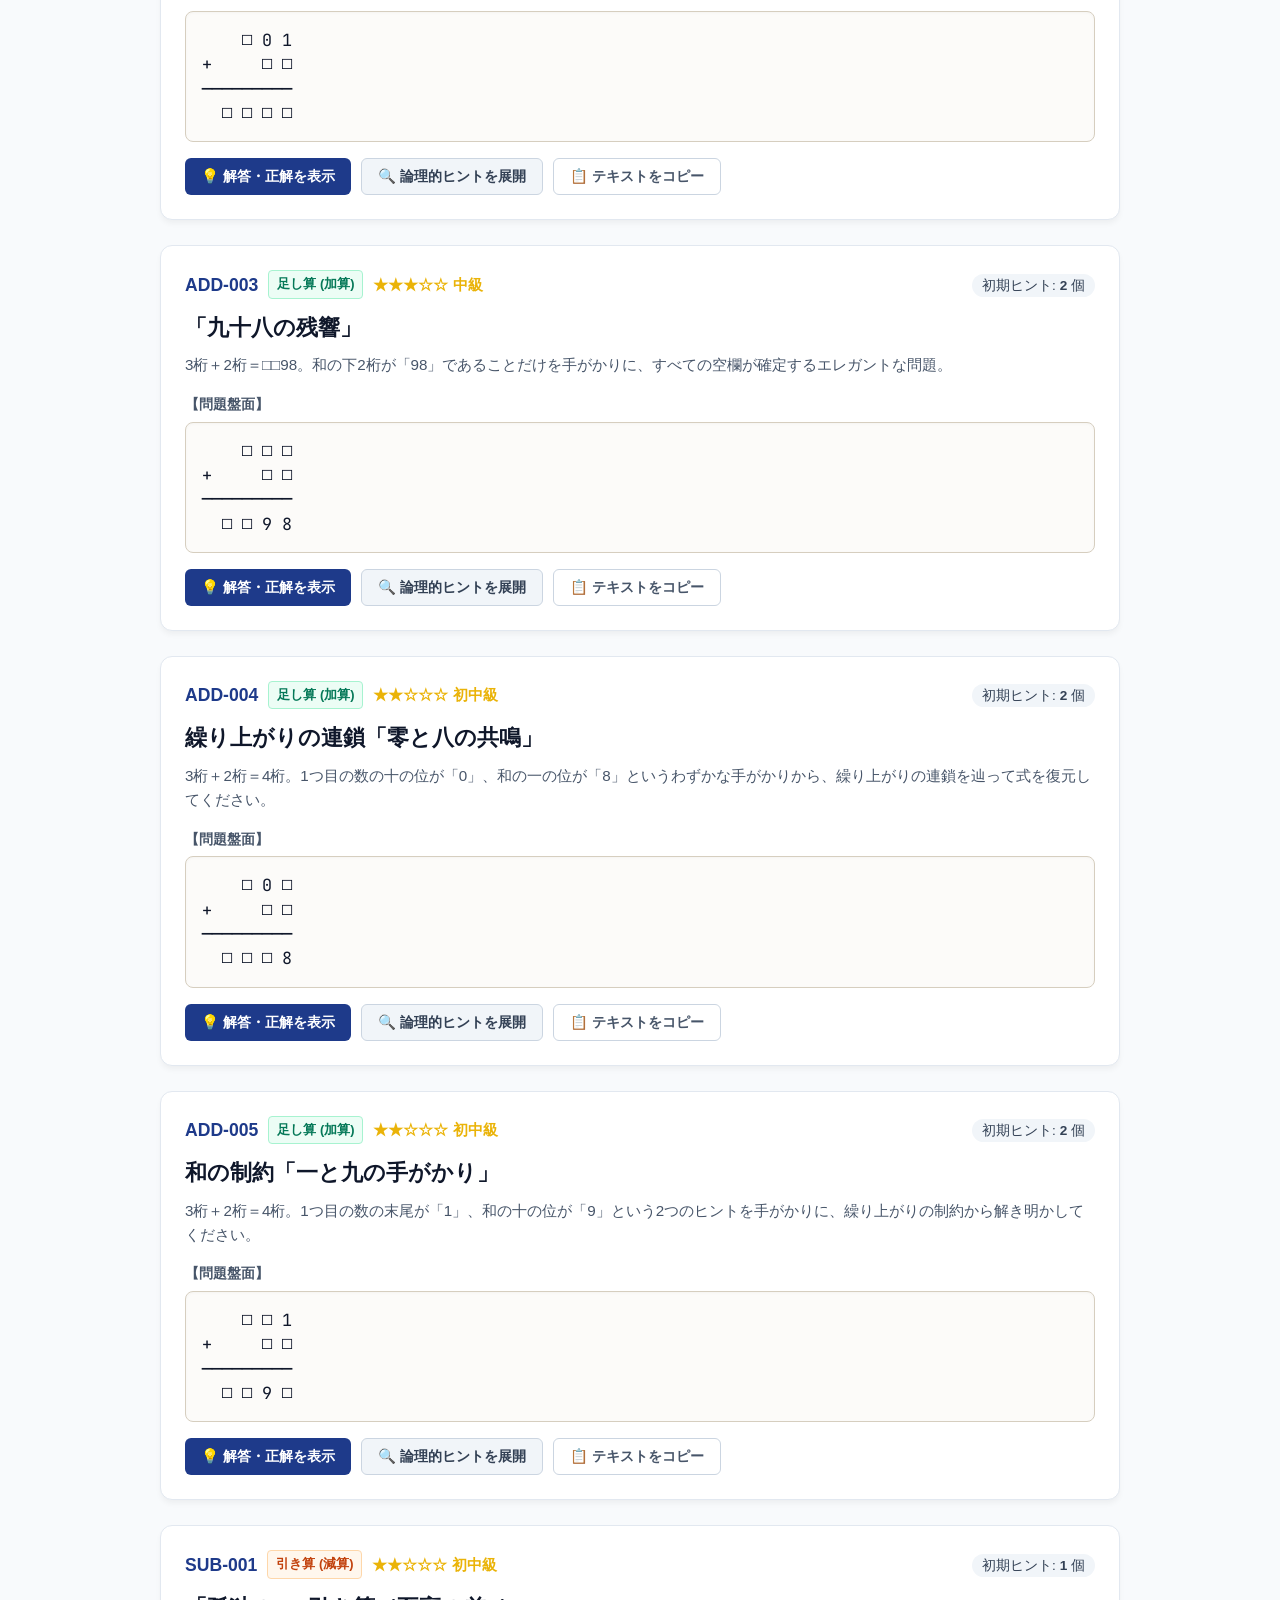
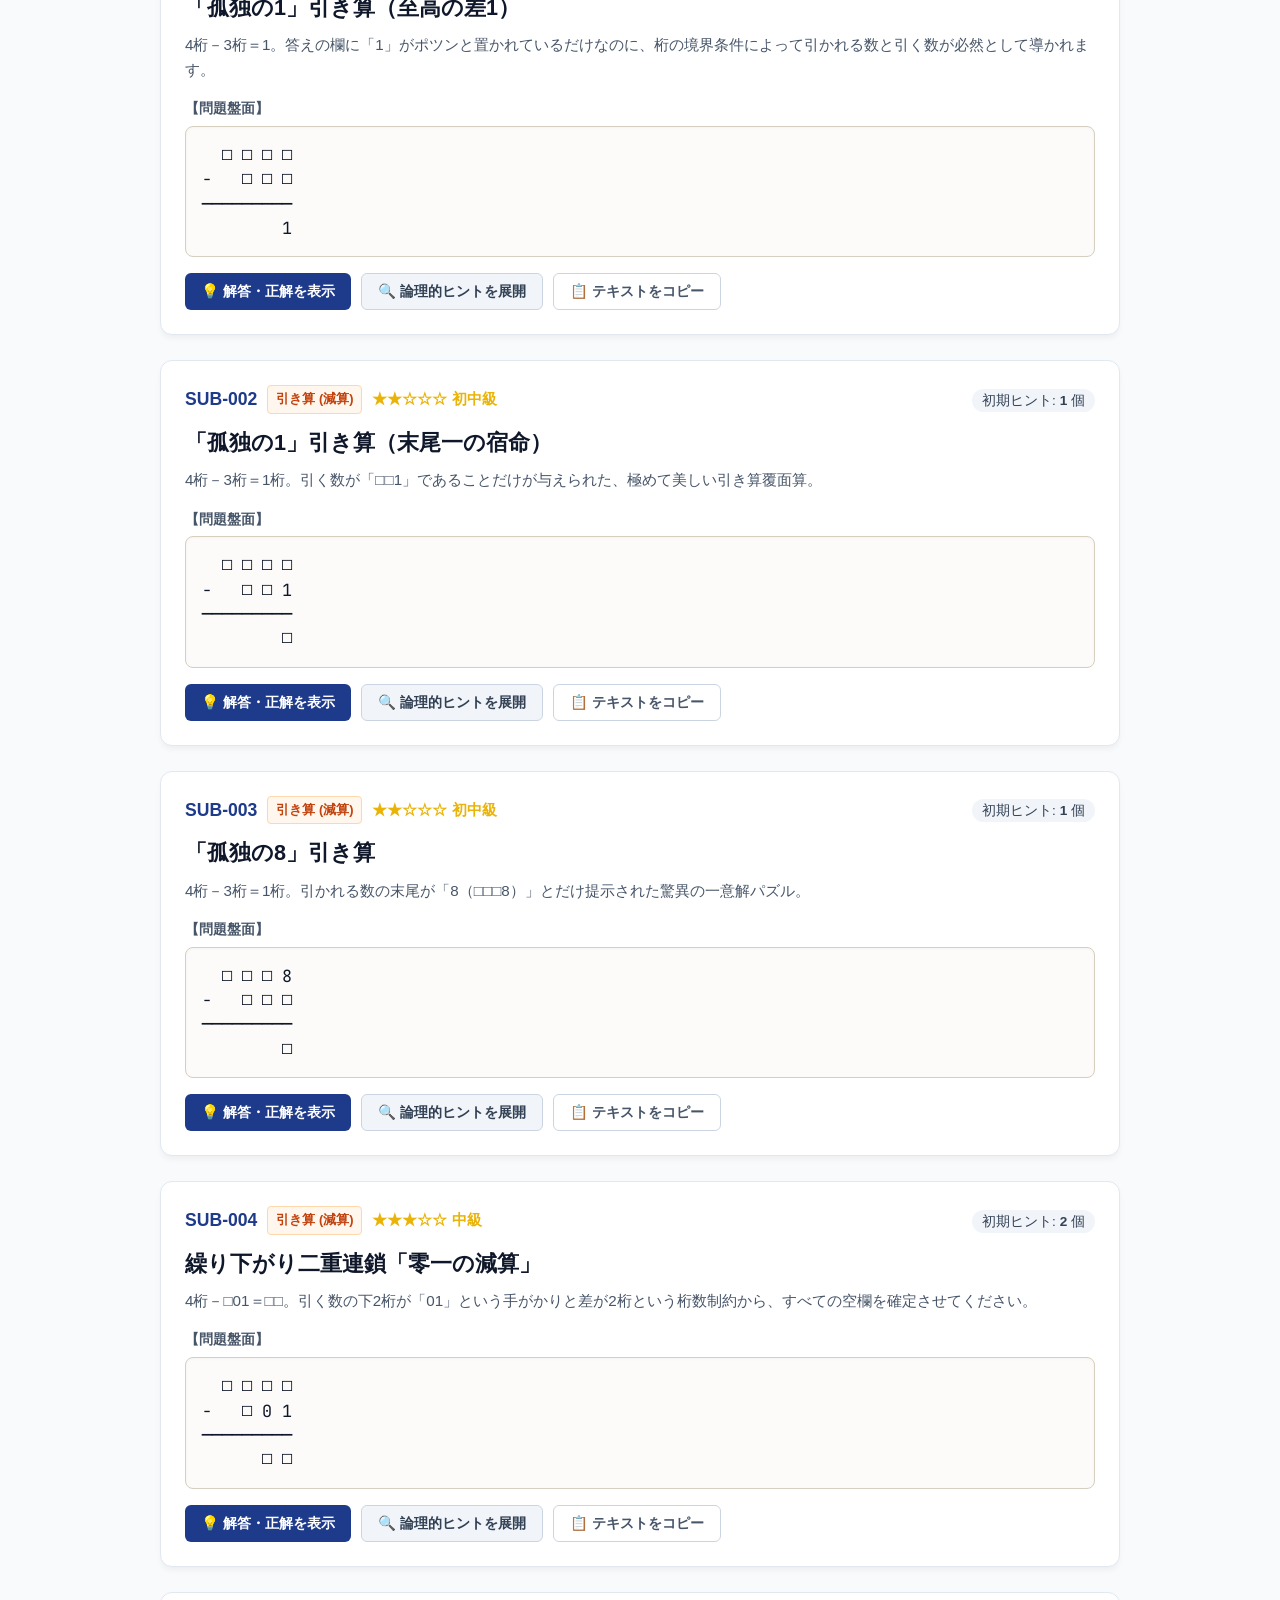
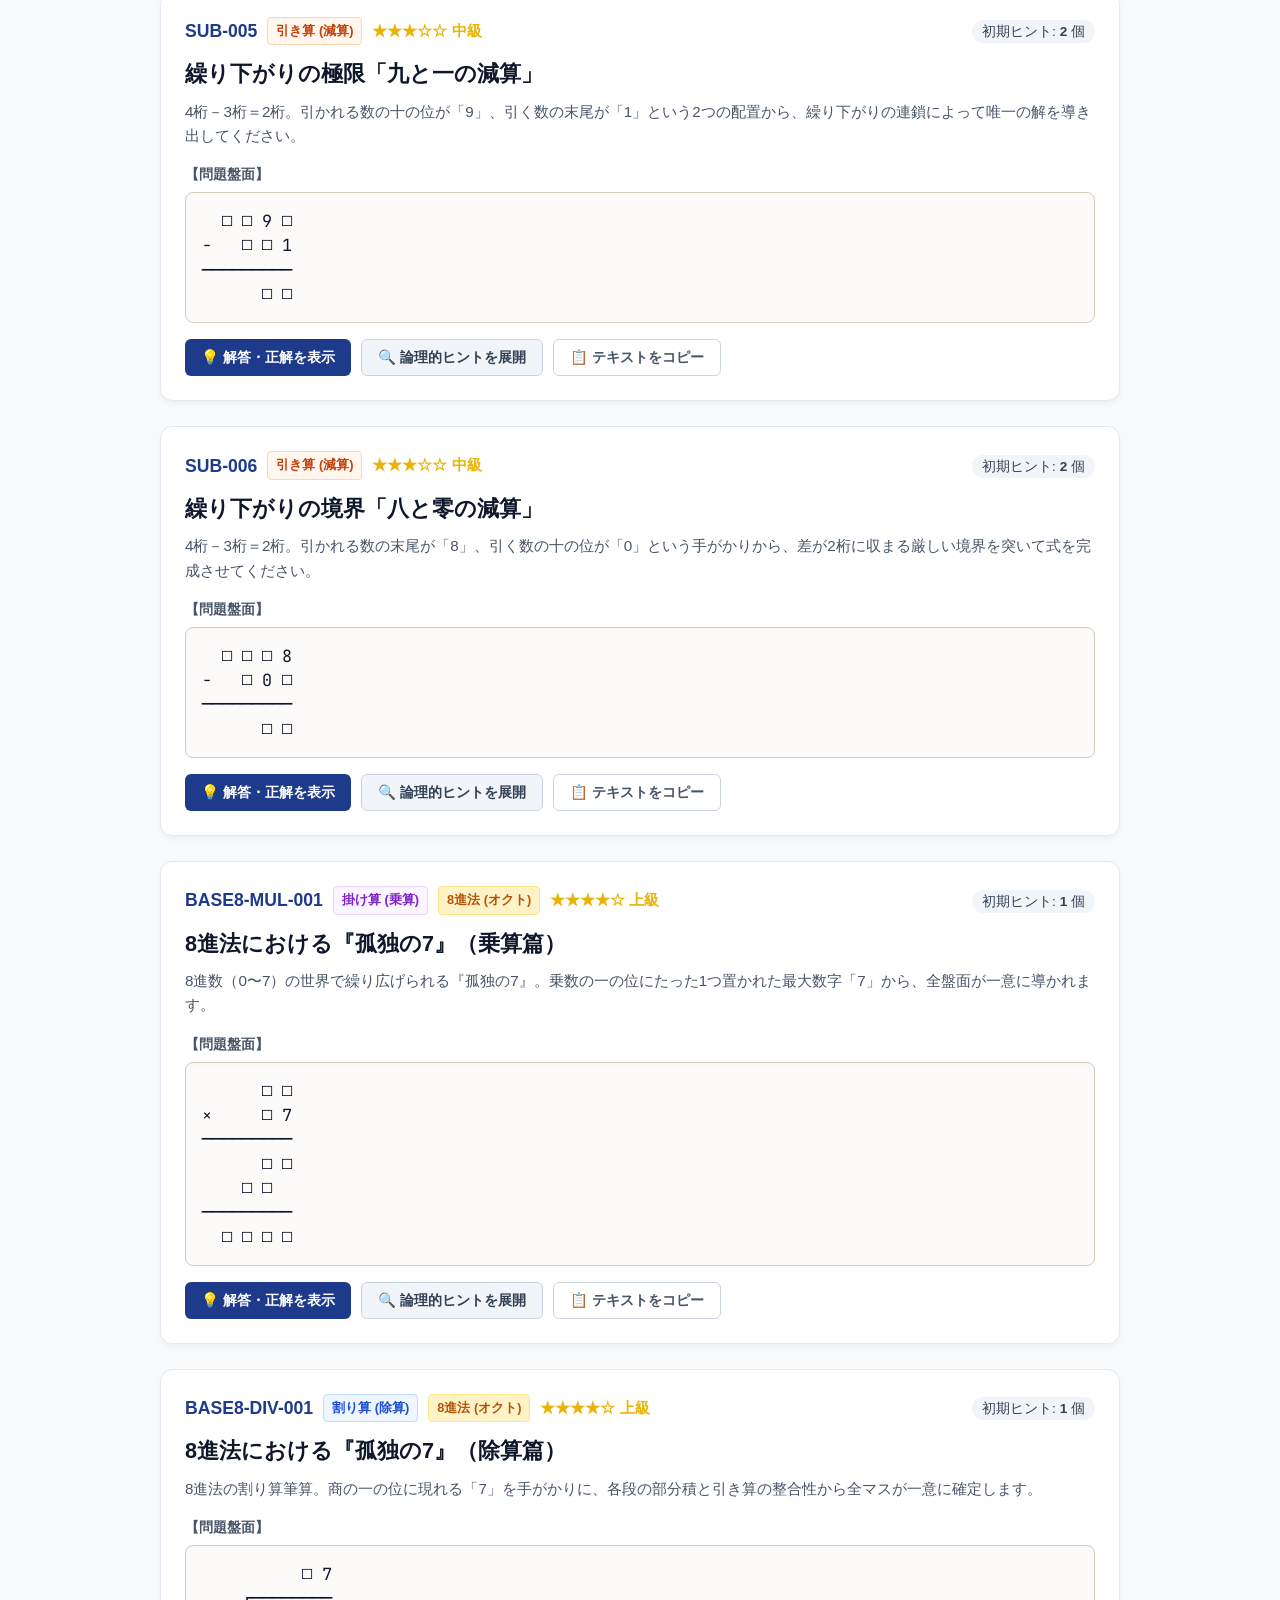
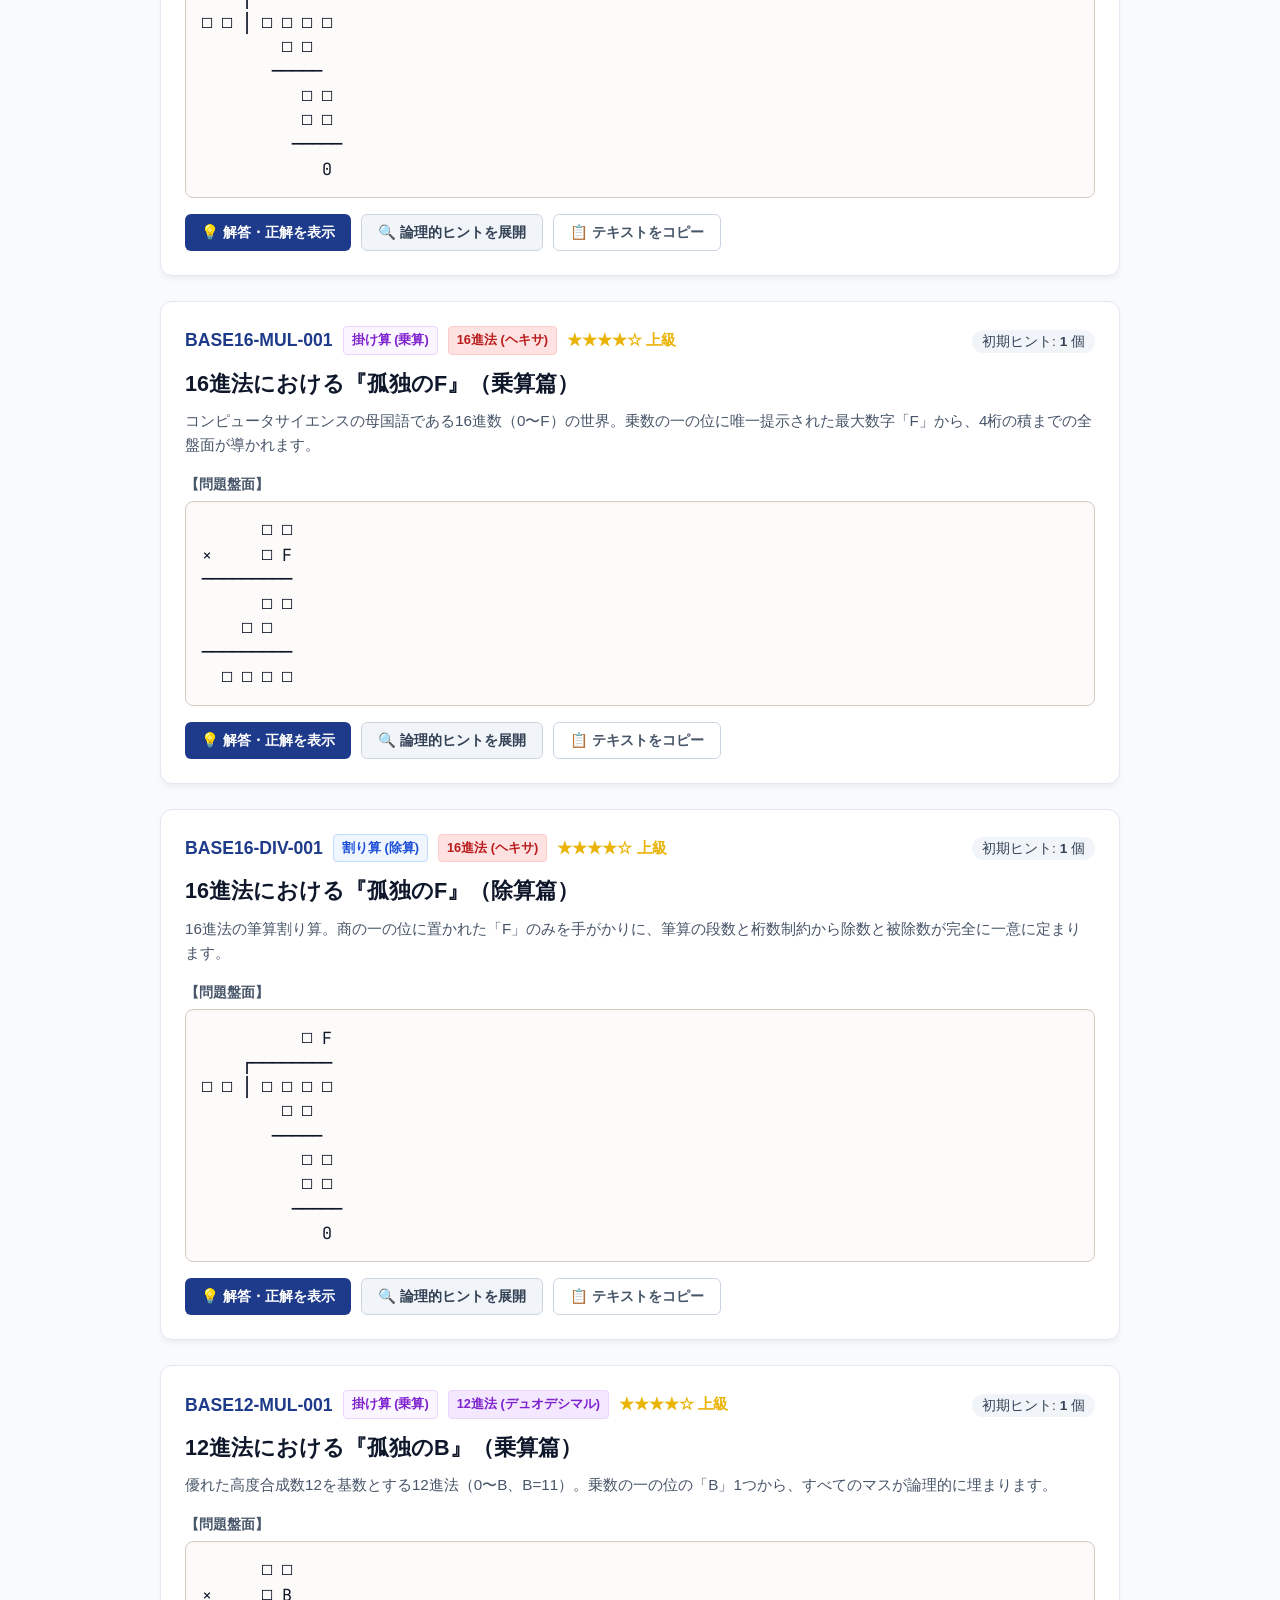
<file: PROBLEM_BOOK.html>
<!DOCTYPE html>
<html lang="ja">
<head>
  <meta charset="UTF-8">
  <meta name="viewport" content="width=device-width, initial-scale=1.0">
  <title>極小ヒント虫食い算傑作問題集 〜孤独の7から始まる極限覆面算の世界〜</title>
  <link rel="preconnect" href="https://fonts.googleapis.com">
  <link rel="preconnect" href="https://fonts.gstatic.com" crossorigin>
  <link href="https://fonts.googleapis.com/css2?family=JetBrains+Mono:wght@400;600;700&display=swap" rel="stylesheet">
  <style>
    :root {
      --primary: #1e3a8a;
      --primary-light: #3b82f6;
      --bg-main: #f8fafc;
      --bg-card: #ffffff;
      --border-color: #e2e8f0;
      --text-main: #0f172a;
      --text-muted: #475569;
      --board-bg: #fcfbf9;
      --board-border: #d6cebf;
      --accent-red: #b91c1c;
      --accent-green: #15803d;
      --accent-purple: #6d28d9;
    }
    * { box-sizing: border-box; margin: 0; padding: 0; }
    body {
      font-family: -apple-system, BlinkMacSystemFont, "Segoe UI", Roboto, "Hiragino Kaku Gothic ProN", "Yu Gothic", sans-serif;
      background-color: var(--bg-main);
      color: var(--text-main);
      line-height: 1.6;
      padding-bottom: 60px;
    }
    .container {
      max-width: 1000px;
      margin: 0 auto;
      padding: 20px;
    }
    header.site-header {
      background: linear-gradient(135deg, #0f172a 0%, #1e3a8a 100%);
      color: white;
      padding: 40px 20px;
      text-align: center;
      margin-bottom: 30px;
      box-shadow: 0 4px 15px rgba(0,0,0,0.1);
    }
    header h1 {
      font-size: 2.2rem;
      margin-bottom: 10px;
      letter-spacing: 0.05em;
    }
    header p.subtitle {
      font-size: 1.1rem;
      opacity: 0.9;
      max-width: 700px;
      margin: 0 auto 15px;
    }
    .stats-bar {
      display: flex;
      justify-content: center;
      gap: 20px;
      margin-top: 15px;
      flex-wrap: wrap;
    }
    .stat-chip {
      background: rgba(255,255,255,0.15);
      backdrop-filter: blur(4px);
      padding: 6px 14px;
      border-radius: 20px;
      font-size: 0.9rem;
    }
    
    .filters-bar {
      background: white;
      padding: 16px 20px;
      border-radius: 12px;
      border: 1px solid var(--border-color);
      margin-bottom: 25px;
      display: flex;
      gap: 15px;
      align-items: center;
      flex-wrap: wrap;
      box-shadow: 0 2px 4px rgba(0,0,0,0.02);
    }
    .filter-btn {
      padding: 6px 14px;
      border: 1px solid #cbd5e1;
      border-radius: 6px;
      background: white;
      cursor: pointer;
      font-weight: 500;
      transition: all 0.2s;
    }
    .filter-btn.active {
      background: var(--primary);
      color: white;
      border-color: var(--primary);
    }
    .print-btn {
      margin-left: auto;
      background: #334155;
      color: white;
    }

    .puzzle-card {
      background: var(--bg-card);
      border-radius: 12px;
      border: 1px solid var(--border-color);
      padding: 24px;
      margin-bottom: 25px;
      box-shadow: 0 4px 6px -1px rgba(0,0,0,0.05);
      transition: transform 0.2s, box-shadow 0.2s;
    }
    .puzzle-card:hover {
      box-shadow: 0 10px 15px -3px rgba(0,0,0,0.08);
    }
    .card-header {
      display: flex;
      justify-content: space-between;
      align-items: center;
      margin-bottom: 12px;
      flex-wrap: wrap;
      gap: 8px;
    }
    .header-left {
      display: flex;
      align-items: center;
      gap: 10px;
    }
    .puzzle-id {
      font-weight: 800;
      color: var(--primary);
      font-size: 1.1rem;
    }
    .op-badge {
      font-size: 0.8rem;
      padding: 3px 8px;
      border-radius: 4px;
      font-weight: bold;
    }
    .badge-division { background: #eff6ff; color: #1d4ed8; border: 1px solid #bfdbfe; }
    .badge-multiplication { background: #faf5ff; color: #7e22ce; border: 1px solid #e9d5ff; }
    .badge-addition { background: #ecfdf5; color: #047857; border: 1px solid #a7f3d0; }
    .badge-subtraction { background: #fff7ed; color: #c2410c; border: 1px solid #fed7aa; }
    .base-badge {
      font-size: 0.8rem;
      padding: 3px 8px;
      border-radius: 4px;
      font-weight: bold;
      background: #fef3c7;
      color: #92400e;
      border: 1px solid #fde68a;
    }
    .base-2 { background: #e0f2fe; color: #0369a1; border-color: #bae6fd; }
    .base-8 { background: #fef3c7; color: #b45309; border-color: #fde68a; }
    .base-12 { background: #f3e8ff; color: #7e22ce; border-color: #e9d5ff; }
    .base-16 { background: #fee2e2; color: #b91c1c; border-color: #fecaca; }

    .difficulty-stars {
      color: #eab308;
      font-weight: bold;
      font-size: 0.95rem;
    }
    .hint-pill {
      background: #f1f5f9;
      color: #334155;
      padding: 4px 10px;
      border-radius: 12px;
      font-size: 0.85rem;
    }
    .puzzle-title {
      font-size: 1.35rem;
      margin-bottom: 8px;
      color: #0f172a;
    }
    .puzzle-desc {
      color: var(--text-muted);
      font-size: 0.95rem;
      margin-bottom: 16px;
    }

    .board-container {
      display: flex;
      gap: 20px;
      margin: 16px 0;
      flex-wrap: wrap;
    }
    .board-column {
      flex: 1;
      min-width: 300px;
    }
    .board-label {
      font-size: 0.85rem;
      font-weight: bold;
      color: var(--text-muted);
      margin-bottom: 6px;
    }
    .solution-label {
      color: var(--accent-green);
    }
    pre.mushikui-board {
      background: var(--board-bg);
      border: 1.5px solid var(--board-border);
      border-radius: 8px;
      padding: 16px;
      font-family: 'JetBrains Mono', 'Cascadia Code', 'Fira Code', 'Consolas', 'Courier New', monospace;
      font-size: 1.05rem;
      line-height: 1.45;
      letter-spacing: 0;
      overflow-x: auto;
      white-space: pre;
      box-shadow: inset 0 1px 3px rgba(0,0,0,0.03);
    }
    pre.solution-board {
      border-color: #86efac;
      background: #f0fdf4;
      color: #14532d;
    }

    .card-controls {
      display: flex;
      gap: 10px;
      margin-top: 15px;
      flex-wrap: wrap;
    }
    .btn {
      padding: 8px 16px;
      border-radius: 6px;
      font-size: 0.9rem;
      font-weight: 600;
      cursor: pointer;
      border: none;
      transition: all 0.2s;
    }
    .btn-primary {
      background: var(--primary);
      color: white;
    }
    .btn-primary:hover { background: var(--primary-light); }
    .btn-secondary {
      background: #f1f5f9;
      color: #334155;
      border: 1px solid #cbd5e1;
    }
    .btn-secondary:hover { background: #e2e8f0; }
    .btn-outline {
      background: transparent;
      color: var(--text-muted);
      border: 1px solid #cbd5e1;
    }
    .btn-outline:hover { background: #f8fafc; }

    .deduction-box {
      margin-top: 16px;
      background: #f8fafc;
      border-left: 4px solid var(--primary);
      padding: 16px;
      border-radius: 0 8px 8px 0;
    }
    .deduction-box h4 {
      margin-bottom: 10px;
      color: var(--primary);
    }
    .step-item {
      margin-bottom: 10px;
      font-size: 0.92rem;
    }
    .step-badge {
      background: #e2e8f0;
      color: #1e293b;
      font-size: 0.75rem;
      padding: 2px 6px;
      border-radius: 4px;
      font-weight: bold;
      margin-right: 6px;
    }
    .step-detail {
      margin-left: 20px;
      color: #334155;
    }
    .uniqueness-tag {
      margin-top: 12px;
      padding-top: 10px;
      border-top: 1px dashed #cbd5e1;
      font-size: 0.85rem;
      color: #166534;
    }

    @media print {
      header.site-header, .filters-bar, .card-controls, .btn { display: none !important; }
      .puzzle-card { page-break-inside: avoid; border: 1px solid #999; box-shadow: none; }
      .solution-column { display: none !important; }
    }
  </style>
</head>
<body>

  <header class="site-header">
    <div class="container">
      <h1>🧮 極小ヒント虫食い算傑作問題集</h1>
      <p class="subtitle">
        名作「孤独の7」をはじめ、極めて少ない初期ヒント（0個〜2個）から論理的推論だけで答えが一意に確定する珠玉の筆算覆面算集
      </p>
      <div class="stats-bar">
        <div class="stat-chip">総問題数: <strong>36</strong> 問</div>
        <div class="stat-chip">割算: <strong>13</strong> 問</div>
        <div class="stat-chip">掛算: <strong>9</strong> 問</div>
        <div class="stat-chip">足算: <strong>6</strong> 問</div>
        <div class="stat-chip">引算: <strong>8</strong> 問</div>
        <div class="stat-chip">全問 Z3 数学的一意性証明済</div>
      </div>
    </div>
  </header>

  <div class="container">
    <div class="filters-bar">
      <span>絞り込み:</span>
      <button class="filter-btn active" onclick="filterCategory('all', this)">すべて表示</button>
      <button class="filter-btn" onclick="filterCategory('division', this)">割算 (除算)</button>
      <button class="filter-btn" onclick="filterCategory('multiplication', this)">掛算 (乗算)</button>
      <button class="filter-btn" onclick="filterCategory('addition', this)">足算 (加算)</button>
      <button class="filter-btn" onclick="filterCategory('subtraction', this)">引算 (減算)</button>
      <button class="filter-btn print-btn" onclick="window.print()">🖨️ 印刷用問題用紙</button>
    </div>

    <div class="puzzle-list">
      
        <div class="puzzle-card" id="puzzle-DIV-001" data-op="division" data-stars="5" data-radix="10">
          <div class="card-header">
            <div class="header-left">
              <span class="puzzle-id">DIV-001</span>
              <span class="op-badge badge-division">割り算 (除算)</span>
              
              <span class="difficulty-stars">★★★★★ 伝説級</span>
            </div>
            <div class="header-right">
              <span class="hint-pill">初期ヒント: <strong>1</strong> 個</span>
            </div>
          </div>
          
          <h3 class="puzzle-title">E・F・オドリングの不朽の名作『孤独の7』</h3>
          <p class="puzzle-desc">1922年に発表された数学パズル史上の最高傑作。提示された数字は商の「7」ただ1つのみで、全32個の空欄が純粋な論理で一意に確定します。</p>

          <div class="board-container">
            <div class="board-column">
              <div class="board-label">【問題盤面】</div>
              <pre class="mushikui-board problem-board">              □ 7 □ □ □
      ┌────────────────
□ □ □ │ □ □ □ □ □ □ □ □
        □ □ □ □
       ─────────
            □ □ □
            □ □ □
           ───────
            □ □ □ □
              □ □ □
             ───────
                □ □ □ □
                □ □ □ □
               ─────────
                      0</pre>
            </div>
            <div class="board-column solution-column" id="sol-col-DIV-001" style="display: none;">
              <div class="board-label solution-label">【正解盤面】</div>
              <pre class="mushikui-board solution-board">              9 7 8 0 9
      ┌────────────────
1 2 4 │ 1 2 1 2 8 3 1 6
        1 1 1 6
       ─────────
            9 6 8
            8 6 8
           ───────
            1 0 0 3
              9 9 2
             ───────
                1 1 1 6
                1 1 1 6
               ─────────
                      0</pre>
            </div>
          </div>

          <div class="card-controls">
            <button class="btn btn-primary" onclick="toggleSolution('DIV-001')" id="btn-sol-DIV-001">
              💡 解答・正解を表示
            </button>
            <button class="btn btn-secondary" onclick="toggleHints('DIV-001')" id="btn-hint-DIV-001">
              🔍 論理的ヒントを展開
            </button>
            <button class="btn btn-outline" onclick="copyPuzzleText('DIV-001')">
              📋 テキストをコピー
            </button>
          </div>

          <div class="deduction-box" id="hints-DIV-001" style="display: none;">
            <h4>《論理的解法ステップ》</h4>
            <div class="steps-list">
              
            <div class="step-item">
              <span class="step-badge">Step 1</span>
              <strong>二重桁下げによる商の0の確定</strong> (商の十の位): 第4回目の引き算において、上から一度に2桁下りてきている（11では割れず1116で割っている）。
              <div class="step-detail">➜ 確定: <code>商の十位 = 0</code> (通常の筆算では1桁ずつ下ろしますが、割れない場合は商に0を立てて次の桁を下ろすため、十位は0しかあり得ません。)</div>
            </div>
            

            <div class="step-item">
              <span class="step-badge">Step 2</span>
              <strong>商の7と部分積の桁数による除数の絞り込み</strong> (除数の百の位・商の万位と一位): 除数(3桁)×7が3桁である一方、商の万位と一位による積は4桁になっている。
              <div class="step-detail">➜ 確定: <code>除数の百位 = 1、商の万位・一位 ∈ {8, 9}</code> (もし除数の百位が2以上なら 200×7=1400 (4桁) となり矛盾。よって除数は1□□。また7倍で3桁なのに万位・一位で4桁になるため、万位・一位は8または9です。)</div>
            </div>
            

            <div class="step-item">
              <span class="step-badge">Step 3</span>
              <strong>引き算の残り桁数からの除数・商の確定</strong> (除数全体および商全体): 4桁から3桁を引いた残りが2桁下がり、商の百位の積(3桁)との整合性を検証する。
              <div class="step-detail">➜ 確定: <code>除数 = 124, 商 = 97809, 被除数 = 12,128,316</code> (124×8=992 (3桁), 124×9=1116 (4桁), 124×7=868 (3桁) となり、すべての段の桁数・引き算条件が完全に合致します。)</div>
            </div>
            
            </div>
            <div class="uniqueness-tag">
              ✅ <strong>Z3 SMT 数学的一意性証明済み</strong>: 厳密な制約充足探索により解が唯一であることが検証されています。
            </div>
          </div>
        </div>
        

        <div class="puzzle-card" id="puzzle-DIV-002" data-op="division" data-stars="4" data-radix="10">
          <div class="card-header">
            <div class="header-left">
              <span class="puzzle-id">DIV-002</span>
              <span class="op-badge badge-division">割り算 (除算)</span>
              
              <span class="difficulty-stars">★★★★☆ 上級</span>
            </div>
            <div class="header-right">
              <span class="hint-pill">初期ヒント: <strong>1</strong> 個</span>
            </div>
          </div>
          
          <h3 class="puzzle-title">孤独の7・第二章「千位の孤独」</h3>
          <p class="puzzle-desc">商の先頭（千の位）に「7」だけが残された割り算。部分積の桁数の変化と途中の引き算構造から、除数と商が一意に特定されます。</p>

          <div class="board-container">
            <div class="board-column">
              <div class="board-label">【問題盤面】</div>
              <pre class="mushikui-board problem-board">            7 □ □ □
      ┌────────────
□ □ □ │ □ □ □ □ □ □
        □ □ □
       ───────
        □ □ □ □
          □ □ □
         ───────
            □ □ □ □
            □ □ □ □
           ─────────
                  0</pre>
            </div>
            <div class="board-column solution-column" id="sol-col-DIV-002" style="display: none;">
              <div class="board-label solution-label">【正解盤面】</div>
              <pre class="mushikui-board solution-board">            7 8 0 9
      ┌────────────
1 2 4 │ 9 6 8 3 1 6
        8 6 8
       ───────
        1 0 0 3
          9 9 2
         ───────
            1 1 1 6
            1 1 1 6
           ─────────
                  0</pre>
            </div>
          </div>

          <div class="card-controls">
            <button class="btn btn-primary" onclick="toggleSolution('DIV-002')" id="btn-sol-DIV-002">
              💡 解答・正解を表示
            </button>
            <button class="btn btn-secondary" onclick="toggleHints('DIV-002')" id="btn-hint-DIV-002">
              🔍 論理的ヒントを展開
            </button>
            <button class="btn btn-outline" onclick="copyPuzzleText('DIV-002')">
              📋 テキストをコピー
            </button>
          </div>

          <div class="deduction-box" id="hints-DIV-002" style="display: none;">
            <h4>《論理的解法ステップ》</h4>
            <div class="steps-list">
              
            <div class="step-item">
              <span class="step-badge">Step 1</span>
              <strong>先頭積の桁数</strong> (除数の範囲): 除数(3桁)×7が3桁(□□□)であるため、除数は 100〜142 に限定される。
              <div class="step-detail">➜ 確定: <code>除数 ∈ [100, 142]</code> (143×7 = 1001 (4桁) となるため、3桁に収まる上限は142です。)</div>
            </div>
            

            <div class="step-item">
              <span class="step-badge">Step 2</span>
              <strong>二段目の4桁積と二重桁下げ</strong> (商の百の位・十の位): 商の百位×除数は3桁だが、末尾の一の位×除数は4桁。途中に二重桁下げがあるため十位は0。
              <div class="step-detail">➜ 確定: <code>商 = 7809, 除数 = 124</code> (商の十位が0で一の位が9となり、968,316 ÷ 124 = 7809 が唯一の解となります。)</div>
            </div>
            
            </div>
            <div class="uniqueness-tag">
              ✅ <strong>Z3 SMT 数学的一意性証明済み</strong>: 厳密な制約充足探索により解が唯一であることが検証されています。
            </div>
          </div>
        </div>
        

        <div class="puzzle-card" id="puzzle-DIV-003" data-op="division" data-stars="4" data-radix="10">
          <div class="card-header">
            <div class="header-left">
              <span class="puzzle-id">DIV-003</span>
              <span class="op-badge badge-division">割り算 (除算)</span>
              
              <span class="difficulty-stars">★★★★☆ 上級</span>
            </div>
            <div class="header-right">
              <span class="hint-pill">初期ヒント: <strong>1</strong> 個</span>
            </div>
          </div>
          
          <h3 class="puzzle-title">孤独の7・第三章「十位の孤独」</h3>
          <p class="puzzle-desc">商の十の位にのみ「7」が置かれた割り算。7倍した積の桁数と、末尾に現れる部分積の桁数制約が織りなす連携から、隠された全貌を解き明かしてください。</p>

          <div class="board-container">
            <div class="board-column">
              <div class="board-label">【問題盤面】</div>
              <pre class="mushikui-board problem-board">              □ □ 7 □
      ┌──────────────
□ □ □ │ □ □ □ □ □ □ □
          □ □ □
         ───────
              □ □ □
              □ □ □
             ───────
              □ □ □ □
              □ □ □ □
             ─────────
                    0</pre>
            </div>
            <div class="board-column solution-column" id="sol-col-DIV-003" style="display: none;">
              <div class="board-label solution-label">【正解盤面】</div>
              <pre class="mushikui-board solution-board">              8 0 7 9
      ┌──────────────
1 2 4 │ 1 0 0 1 7 9 6
          9 9 2
         ───────
              9 7 9
              8 6 8
             ───────
              1 1 1 6
              1 1 1 6
             ─────────
                    0</pre>
            </div>
          </div>

          <div class="card-controls">
            <button class="btn btn-primary" onclick="toggleSolution('DIV-003')" id="btn-sol-DIV-003">
              💡 解答・正解を表示
            </button>
            <button class="btn btn-secondary" onclick="toggleHints('DIV-003')" id="btn-hint-DIV-003">
              🔍 論理的ヒントを展開
            </button>
            <button class="btn btn-outline" onclick="copyPuzzleText('DIV-003')">
              📋 テキストをコピー
            </button>
          </div>

          <div class="deduction-box" id="hints-DIV-003" style="display: none;">
            <h4>《論理的解法ステップ》</h4>
            <div class="steps-list">
              
            <div class="step-item">
              <span class="step-badge">Step 1</span>
              <strong>商の十位の7と二重桁下げ</strong> (百の位の0と除数): 最初の引き算後に2桁下りているため百位は0。十位の7による積は3桁(□□□)。
              <div class="step-detail">➜ 確定: <code>商 = 8079, 除数 = 124</code> (1001796 ÷ 124 = 8079。7倍で868、末尾の9倍で1116となり、すべての段の桁数が合致。)</div>
            </div>
            
            </div>
            <div class="uniqueness-tag">
              ✅ <strong>Z3 SMT 数学的一意性証明済み</strong>: 厳密な制約充足探索により解が唯一であることが検証されています。
            </div>
          </div>
        </div>
        

        <div class="puzzle-card" id="puzzle-DIV-004" data-op="division" data-stars="4" data-radix="10">
          <div class="card-header">
            <div class="header-left">
              <span class="puzzle-id">DIV-004</span>
              <span class="op-badge badge-division">割り算 (除算)</span>
              
              <span class="difficulty-stars">★★★★☆ 上級</span>
            </div>
            <div class="header-right">
              <span class="hint-pill">初期ヒント: <strong>1</strong> 個</span>
            </div>
          </div>
          
          <h3 class="puzzle-title">孤独の8・割り算篇「千位の8」</h3>
          <p class="puzzle-desc">商の千の位に「8」が1つだけ書かれた割り算。8倍した部分積の桁数と、筆算各段の桁数制約が織りなす極小マージンを突きます。</p>

          <div class="board-container">
            <div class="board-column">
              <div class="board-label">【問題盤面】</div>
              <pre class="mushikui-board problem-board">              8 □ □ □
      ┌──────────────
□ □ □ │ □ □ □ □ □ □ □
          □ □ □
         ───────
          □ □ □ □
            □ □ □
           ───────
              □ □ □ □
              □ □ □ □
             ─────────
                    0</pre>
            </div>
            <div class="board-column solution-column" id="sol-col-DIV-004" style="display: none;">
              <div class="board-label solution-label">【正解盤面】</div>
              <pre class="mushikui-board solution-board">              8 8 0 9
      ┌──────────────
1 2 4 │ 1 0 9 2 3 1 6
          9 9 2
         ───────
          1 0 0 3
            9 9 2
           ───────
              1 1 1 6
              1 1 1 6
             ─────────
                    0</pre>
            </div>
          </div>

          <div class="card-controls">
            <button class="btn btn-primary" onclick="toggleSolution('DIV-004')" id="btn-sol-DIV-004">
              💡 解答・正解を表示
            </button>
            <button class="btn btn-secondary" onclick="toggleHints('DIV-004')" id="btn-hint-DIV-004">
              🔍 論理的ヒントを展開
            </button>
            <button class="btn btn-outline" onclick="copyPuzzleText('DIV-004')">
              📋 テキストをコピー
            </button>
          </div>

          <div class="deduction-box" id="hints-DIV-004" style="display: none;">
            <h4>《論理的解法ステップ》</h4>
            <div class="steps-list">
              
            <div class="step-item">
              <span class="step-badge">Step 1</span>
              <strong>8倍して3桁になる除数の範囲</strong> (除数の上限): 除数(3桁)×8が3桁(□□□)なので、除数は最大でも 124。
              <div class="step-detail">➜ 確定: <code>除数 ≤ 124 (125×8=1000)</code> (125×8=1000で4桁になるため、除数は124以下でなければなりません。)</div>
            </div>
            

            <div class="step-item">
              <span class="step-badge">Step 2</span>
              <strong>末尾の一の位による4桁積</strong> (除数の下限と一意確定): 末尾の商×除数は4桁(1000以上)。124×9=1116のみが成立可能。
              <div class="step-detail">➜ 確定: <code>除数 = 124, 商 = 8809</code> (被除数は 1,092,316 と一意に決まります。)</div>
            </div>
            
            </div>
            <div class="uniqueness-tag">
              ✅ <strong>Z3 SMT 数学的一意性証明済み</strong>: 厳密な制約充足探索により解が唯一であることが検証されています。
            </div>
          </div>
        </div>
        

        <div class="puzzle-card" id="puzzle-DIV-005" data-op="division" data-stars="4" data-radix="10">
          <div class="card-header">
            <div class="header-left">
              <span class="puzzle-id">DIV-005</span>
              <span class="op-badge badge-division">割り算 (除算)</span>
              
              <span class="difficulty-stars">★★★★☆ 上級</span>
            </div>
            <div class="header-right">
              <span class="hint-pill">初期ヒント: <strong>1</strong> 個</span>
            </div>
          </div>
          
          <h3 class="puzzle-title">孤独の8・割り算篇「百位の8」</h3>
          <p class="puzzle-desc">商の百の位に「8」がただ1つ。各段の部分積の桁数が生み出す非対称な制約から、解が唯一に絞り込まれます。</p>

          <div class="board-container">
            <div class="board-column">
              <div class="board-label">【問題盤面】</div>
              <pre class="mushikui-board problem-board">              □ 8 □ □
      ┌──────────────
□ □ □ │ □ □ □ □ □ □ □
        □ □ □ □
       ─────────
          □ □ □ □
            □ □ □
           ───────
              □ □ □ □
              □ □ □ □
             ─────────
                    0</pre>
            </div>
            <div class="board-column solution-column" id="sol-col-DIV-005" style="display: none;">
              <div class="board-label solution-label">【正解盤面】</div>
              <pre class="mushikui-board solution-board">              9 8 0 9
      ┌──────────────
1 2 4 │ 1 2 1 6 3 1 6
        1 1 1 6
       ─────────
          1 0 0 3
            9 9 2
           ───────
              1 1 1 6
              1 1 1 6
             ─────────
                    0</pre>
            </div>
          </div>

          <div class="card-controls">
            <button class="btn btn-primary" onclick="toggleSolution('DIV-005')" id="btn-sol-DIV-005">
              💡 解答・正解を表示
            </button>
            <button class="btn btn-secondary" onclick="toggleHints('DIV-005')" id="btn-hint-DIV-005">
              🔍 論理的ヒントを展開
            </button>
            <button class="btn btn-outline" onclick="copyPuzzleText('DIV-005')">
              📋 テキストをコピー
            </button>
          </div>

          <div class="deduction-box" id="hints-DIV-005" style="display: none;">
            <h4>《論理的解法ステップ》</h4>
            <div class="steps-list">
              
            <div class="step-item">
              <span class="step-badge">Step 1</span>
              <strong>先頭の4桁積と百位の3桁積</strong> (商の千位と百位): 百位の8による積は3桁、千位による積は4桁。千位は9しかあり得ない。
              <div class="step-detail">➜ 確定: <code>商の千位 = 9, 除数 = 124</code> (1216316 ÷ 124 = 9809 が唯一適合します。)</div>
            </div>
            
            </div>
            <div class="uniqueness-tag">
              ✅ <strong>Z3 SMT 数学的一意性証明済み</strong>: 厳密な制約充足探索により解が唯一であることが検証されています。
            </div>
          </div>
        </div>
        

        <div class="puzzle-card" id="puzzle-DIV-006" data-op="division" data-stars="4" data-radix="10">
          <div class="card-header">
            <div class="header-left">
              <span class="puzzle-id">DIV-006</span>
              <span class="op-badge badge-division">割り算 (除算)</span>
              
              <span class="difficulty-stars">★★★★☆ 上級</span>
            </div>
            <div class="header-right">
              <span class="hint-pill">初期ヒント: <strong>1</strong> 個</span>
            </div>
          </div>
          
          <h3 class="puzzle-title">孤独の8・割り算篇「一位の8」</h3>
          <p class="puzzle-desc">商の末尾（一の位）に「8」だけが与えられた問題。最後の引き算でちょうど割り切れる条件と各段の桁数バランスから、唯一の除数と商を導き出してください。</p>

          <div class="board-container">
            <div class="board-column">
              <div class="board-label">【問題盤面】</div>
              <pre class="mushikui-board problem-board">              □ □ □ 8
      ┌──────────────
□ □ □ │ □ □ □ □ □ □ □
        □ □ □ □
       ─────────
          □ □ □ □
            □ □ □
           ───────
                □ □ □
                □ □ □
               ───────
                    0</pre>
            </div>
            <div class="board-column solution-column" id="sol-col-DIV-006" style="display: none;">
              <div class="board-label solution-label">【正解盤面】</div>
              <pre class="mushikui-board solution-board">              9 8 0 8
      ┌──────────────
1 2 4 │ 1 2 1 6 1 9 2
        1 1 1 6
       ─────────
          1 0 0 1
            9 9 2
           ───────
                9 9 2
                9 9 2
               ───────
                    0</pre>
            </div>
          </div>

          <div class="card-controls">
            <button class="btn btn-primary" onclick="toggleSolution('DIV-006')" id="btn-sol-DIV-006">
              💡 解答・正解を表示
            </button>
            <button class="btn btn-secondary" onclick="toggleHints('DIV-006')" id="btn-hint-DIV-006">
              🔍 論理的ヒントを展開
            </button>
            <button class="btn btn-outline" onclick="copyPuzzleText('DIV-006')">
              📋 テキストをコピー
            </button>
          </div>

          <div class="deduction-box" id="hints-DIV-006" style="display: none;">
            <h4>《論理的解法ステップ》</h4>
            <div class="steps-list">
              
            <div class="step-item">
              <span class="step-badge">Step 1</span>
              <strong>末尾8による割り切れと除数</strong> (最後の引き算): 最後は除数×8でちょうど割り切れて余り0になる。積の桁数は3桁(□□□)。
              <div class="step-detail">➜ 確定: <code>除数 = 124, 商 = 9808</code> (1,216,192 ÷ 124 = 9808。)</div>
            </div>
            
            </div>
            <div class="uniqueness-tag">
              ✅ <strong>Z3 SMT 数学的一意性証明済み</strong>: 厳密な制約充足探索により解が唯一であることが検証されています。
            </div>
          </div>
        </div>
        

        <div class="puzzle-card" id="puzzle-DIV-007" data-op="division" data-stars="3" data-radix="10">
          <div class="card-header">
            <div class="header-left">
              <span class="puzzle-id">DIV-007</span>
              <span class="op-badge badge-division">割り算 (除算)</span>
              
              <span class="difficulty-stars">★★★☆☆ 中級</span>
            </div>
            <div class="header-right">
              <span class="hint-pill">初期ヒント: <strong>1</strong> 個</span>
            </div>
          </div>
          
          <h3 class="puzzle-title">孤独の8・手軽な2桁商「極小の除数」</h3>
          <p class="puzzle-desc">4桁÷3桁＝2桁（8□）のコンパクトな割り算。商の十の位に置かれた「8」だけを手がかりに、除数と被除数を割り出す珠玉の短編作です。</p>

          <div class="board-container">
            <div class="board-column">
              <div class="board-label">【問題盤面】</div>
              <pre class="mushikui-board problem-board">            8 □
      ┌────────
□ □ □ │ □ □ □ □
        □ □ □
       ───────
        □ □ □ □
        □ □ □ □
       ─────────
              0</pre>
            </div>
            <div class="board-column solution-column" id="sol-col-DIV-007" style="display: none;">
              <div class="board-label solution-label">【正解盤面】</div>
              <pre class="mushikui-board solution-board">            8 9
      ┌────────
1 1 2 │ 9 9 6 8
        8 9 6
       ───────
        1 0 0 8
        1 0 0 8
       ─────────
              0</pre>
            </div>
          </div>

          <div class="card-controls">
            <button class="btn btn-primary" onclick="toggleSolution('DIV-007')" id="btn-sol-DIV-007">
              💡 解答・正解を表示
            </button>
            <button class="btn btn-secondary" onclick="toggleHints('DIV-007')" id="btn-hint-DIV-007">
              🔍 論理的ヒントを展開
            </button>
            <button class="btn btn-outline" onclick="copyPuzzleText('DIV-007')">
              📋 テキストをコピー
            </button>
          </div>

          <div class="deduction-box" id="hints-DIV-007" style="display: none;">
            <h4>《論理的解法ステップ》</h4>
            <div class="steps-list">
              
            <div class="step-item">
              <span class="step-badge">Step 1</span>
              <strong>8倍して3桁、次の商で4桁</strong> (除数の範囲): 除数×8が3桁(□□□)なので除数≤124。一方、一の位を掛けると4桁(□□□□)になるため一の位は9、かつ除数×9≥1000。
              <div class="step-detail">➜ 確定: <code>除数 ∈ [112, 124]</code> (1000 ÷ 9 = 111.1... より除数は112以上。)</div>
            </div>
            

            <div class="step-item">
              <span class="step-badge">Step 2</span>
              <strong>被除数の4桁制約からの確定</strong> (除数と被除数): 被除数 D = 除数 × 89 が4桁(≤ 9999)。112 × 89 = 9968 のみが適合！
              <div class="step-detail">➜ 確定: <code>112 × 89 = 9968</code> (113 × 89 = 10057 で5桁になってしまうため、112しか許されません。)</div>
            </div>
            
            </div>
            <div class="uniqueness-tag">
              ✅ <strong>Z3 SMT 数学的一意性証明済み</strong>: 厳密な制約充足探索により解が唯一であることが検証されています。
            </div>
          </div>
        </div>
        

        <div class="puzzle-card" id="puzzle-DIV-008" data-op="division" data-stars="2" data-radix="10">
          <div class="card-header">
            <div class="header-left">
              <span class="puzzle-id">DIV-008</span>
              <span class="op-badge badge-division">割り算 (除算)</span>
              
              <span class="difficulty-stars">★★☆☆☆ 初中級</span>
            </div>
            <div class="header-right">
              <span class="hint-pill">初期ヒント: <strong>1</strong> 個</span>
            </div>
          </div>
          
          <h3 class="puzzle-title">孤独の9・入門篇「二桁の小宇宙」</h3>
          <p class="puzzle-desc">商の一の位に「9」だけが提示された、初学者にも解きやすい2桁÷2桁の割り算覆面算。各段の引き算の整合性から除数と商を導きましょう。</p>

          <div class="board-container">
            <div class="board-column">
              <div class="board-label">【問題盤面】</div>
              <pre class="mushikui-board problem-board">          □ 9
    ┌────────
□ □ │ □ □ □ □
        □ □
       ─────
          □ □
          □ □
         ─────
            0</pre>
            </div>
            <div class="board-column solution-column" id="sol-col-DIV-008" style="display: none;">
              <div class="board-label solution-label">【正解盤面】</div>
              <pre class="mushikui-board solution-board">          9 9
    ┌────────
1 1 │ 1 0 8 9
        9 9
       ─────
          9 9
          9 9
         ─────
            0</pre>
            </div>
          </div>

          <div class="card-controls">
            <button class="btn btn-primary" onclick="toggleSolution('DIV-008')" id="btn-sol-DIV-008">
              💡 解答・正解を表示
            </button>
            <button class="btn btn-secondary" onclick="toggleHints('DIV-008')" id="btn-hint-DIV-008">
              🔍 論理的ヒントを展開
            </button>
            <button class="btn btn-outline" onclick="copyPuzzleText('DIV-008')">
              📋 テキストをコピー
            </button>
          </div>

          <div class="deduction-box" id="hints-DIV-008" style="display: none;">
            <h4>《論理的解法ステップ》</h4>
            <div class="steps-list">
              
            <div class="step-item">
              <span class="step-badge">Step 1</span>
              <strong>2桁の除数と2桁の積</strong> (除数の特定): 除数(2桁)×9が2桁(□□)なので、除数は最大でも 11 (11×9=99)。2桁なので除数は10か11。
              <div class="step-detail">➜ 確定: <code>除数 ∈ {10, 11}</code> (10×99=990 (3桁) に対し、被除数は4桁(□□□□)なので除数は11しかありません。)</div>
            </div>
            

            <div class="step-item">
              <span class="step-badge">Step 2</span>
              <strong>全体の完成</strong> (商と被除数): 11 × 99 = 1089。筆算の各段がすべて合致します。
              <div class="step-detail">➜ 確定: <code>1089 ÷ 11 = 99</code> (一段目99、二段目99で余り0。)</div>
            </div>
            
            </div>
            <div class="uniqueness-tag">
              ✅ <strong>Z3 SMT 数学的一意性証明済み</strong>: 厳密な制約充足探索により解が唯一であることが検証されています。
            </div>
          </div>
        </div>
        

        <div class="puzzle-card" id="puzzle-DIV-009" data-op="division" data-stars="3" data-radix="10">
          <div class="card-header">
            <div class="header-left">
              <span class="puzzle-id">DIV-009</span>
              <span class="op-badge badge-division">割り算 (除算)</span>
              
              <span class="difficulty-stars">★★★☆☆ 中級</span>
            </div>
            <div class="header-right">
              <span class="hint-pill">初期ヒント: <strong>1</strong> 個</span>
            </div>
          </div>
          
          <h3 class="puzzle-title">孤独の7・除数篇「末尾の七」</h3>
          <p class="puzzle-desc">除数の末尾（一の位）に「7」だけが示された割り算。除数□□7と途中の桁下がり構造から、整然たる論理で唯一の解が浮かび上がります。</p>

          <div class="board-container">
            <div class="board-column">
              <div class="board-label">【問題盤面】</div>
              <pre class="mushikui-board problem-board">            □ □ □ □
      ┌────────────
□ □ 7 │ □ □ □ □ □ □
        □ □ □
       ───────
        □ □ □ □
          □ □ □
         ───────
              □ □ □
              □ □ □
             ───────
                  0</pre>
            </div>
            <div class="board-column solution-column" id="sol-col-DIV-009" style="display: none;">
              <div class="board-label solution-label">【正解盤面】</div>
              <pre class="mushikui-board solution-board">            1 2 0 2
      ┌────────────
4 9 7 │ 5 9 7 3 9 4
        4 9 7
       ───────
        1 0 0 3
          9 9 4
         ───────
              9 9 4
              9 9 4
             ───────
                  0</pre>
            </div>
          </div>

          <div class="card-controls">
            <button class="btn btn-primary" onclick="toggleSolution('DIV-009')" id="btn-sol-DIV-009">
              💡 解答・正解を表示
            </button>
            <button class="btn btn-secondary" onclick="toggleHints('DIV-009')" id="btn-hint-DIV-009">
              🔍 論理的ヒントを展開
            </button>
            <button class="btn btn-outline" onclick="copyPuzzleText('DIV-009')">
              📋 テキストをコピー
            </button>
          </div>

          <div class="deduction-box" id="hints-DIV-009" style="display: none;">
            <h4>《論理的解法ステップ》</h4>
            <div class="steps-list">
              
            <div class="step-item">
              <span class="step-badge">Step 1</span>
              <strong>商の二重桁下げと各段の桁数</strong> (除数497の確定): 商の百位が2、十位が0。除数末尾の7と各段の引き算から497が一意に定まる。
              <div class="step-detail">➜ 確定: <code>除数 = 497, 商 = 1202</code> (597,394 ÷ 497 = 1202。)</div>
            </div>
            
            </div>
            <div class="uniqueness-tag">
              ✅ <strong>Z3 SMT 数学的一意性証明済み</strong>: 厳密な制約充足探索により解が唯一であることが検証されています。
            </div>
          </div>
        </div>
        

        <div class="puzzle-card" id="puzzle-DIV-010" data-op="division" data-stars="3" data-radix="10">
          <div class="card-header">
            <div class="header-left">
              <span class="puzzle-id">DIV-010</span>
              <span class="op-badge badge-division">割り算 (除算)</span>
              
              <span class="difficulty-stars">★★★☆☆ 中級</span>
            </div>
            <div class="header-right">
              <span class="hint-pill">初期ヒント: <strong>2</strong> 個</span>
            </div>
          </div>
          
          <h3 class="puzzle-title">奇跡の二文字「2と9のシンメトリー」</h3>
          <p class="puzzle-desc">6桁÷3桁＝3桁。ヒントは除数末尾の「2」と商先頭の「9」の2文字のみ。驚くほど美しい対称解。</p>

          <div class="board-container">
            <div class="board-column">
              <div class="board-label">【問題盤面】</div>
              <pre class="mushikui-board problem-board">              9 □ □
      ┌────────────
□ □ 2 │ □ □ □ □ □ □
          □ □ □
         ───────
          □ □ □ □
            □ □ □
           ───────
              □ □ □
              □ □ □
             ───────
                  0</pre>
            </div>
            <div class="board-column solution-column" id="sol-col-DIV-010" style="display: none;">
              <div class="board-label solution-label">【正解盤面】</div>
              <pre class="mushikui-board solution-board">              9 9 9
      ┌────────────
1 0 2 │ 1 0 1 8 9 8
          9 1 8
         ───────
          1 0 0 9
            9 1 8
           ───────
              9 1 8
              9 1 8
             ───────
                  0</pre>
            </div>
          </div>

          <div class="card-controls">
            <button class="btn btn-primary" onclick="toggleSolution('DIV-010')" id="btn-sol-DIV-010">
              💡 解答・正解を表示
            </button>
            <button class="btn btn-secondary" onclick="toggleHints('DIV-010')" id="btn-hint-DIV-010">
              🔍 論理的ヒントを展開
            </button>
            <button class="btn btn-outline" onclick="copyPuzzleText('DIV-010')">
              📋 テキストをコピー
            </button>
          </div>

          <div class="deduction-box" id="hints-DIV-010" style="display: none;">
            <h4>《論理的解法ステップ》</h4>
            <div class="steps-list">
              
            <div class="step-item">
              <span class="step-badge">Step 1</span>
              <strong>9倍して3桁になる除数</strong> (除数の確定): 除数(□□2) × 9 が3桁(≤999)なので、除数は ≤ 111。末尾が2なので 102 に即時確定！
              <div class="step-detail">➜ 確定: <code>除数 = 102</code> (末尾2で111以下の3桁の整数は 102 しか存在しません！)</div>
            </div>
            

            <div class="step-item">
              <span class="step-badge">Step 2</span>
              <strong>商の全桁の特定</strong> (商の残り桁): 除数が102と決まれば、各段の4桁引き算を満たす商は 999 のみ。
              <div class="step-detail">➜ 確定: <code>商 = 999, 被除数 = 101,898</code> (101898 ÷ 102 = 999。)</div>
            </div>
            
            </div>
            <div class="uniqueness-tag">
              ✅ <strong>Z3 SMT 数学的一意性証明済み</strong>: 厳密な制約充足探索により解が唯一であることが検証されています。
            </div>
          </div>
        </div>
        

        <div class="puzzle-card" id="puzzle-MUL-001" data-op="multiplication" data-stars="4" data-radix="10">
          <div class="card-header">
            <div class="header-left">
              <span class="puzzle-id">MUL-001</span>
              <span class="op-badge badge-multiplication">掛け算 (乗算)</span>
              
              <span class="difficulty-stars">★★★★☆ 上級</span>
            </div>
            <div class="header-right">
              <span class="hint-pill">初期ヒント: <strong>1</strong> 個</span>
            </div>
          </div>
          
          <h3 class="puzzle-title">名作「孤独の8」掛け算</h3>
          <p class="puzzle-desc">下平和夫『新数学事典』等にも取り上げられた乗算覆面算の金字塔。与えられた数字は乗数の十位「8」ただ1つ！</p>

          <div class="board-container">
            <div class="board-column">
              <div class="board-label">【問題盤面】</div>
              <pre class="mushikui-board problem-board">    □ □ □
×     8 □
─────────
  □ □ □ □
  □ □ □  
─────────
  □ □ □ □</pre>
            </div>
            <div class="board-column solution-column" id="sol-col-MUL-001" style="display: none;">
              <div class="board-label solution-label">【正解盤面】</div>
              <pre class="mushikui-board solution-board">    1 1 2
×     8 9
─────────
  1 0 0 8
  8 9 6  
─────────
  9 9 6 8</pre>
            </div>
          </div>

          <div class="card-controls">
            <button class="btn btn-primary" onclick="toggleSolution('MUL-001')" id="btn-sol-MUL-001">
              💡 解答・正解を表示
            </button>
            <button class="btn btn-secondary" onclick="toggleHints('MUL-001')" id="btn-hint-MUL-001">
              🔍 論理的ヒントを展開
            </button>
            <button class="btn btn-outline" onclick="copyPuzzleText('MUL-001')">
              📋 テキストをコピー
            </button>
          </div>

          <div class="deduction-box" id="hints-MUL-001" style="display: none;">
            <h4>《論理的解法ステップ》</h4>
            <div class="steps-list">
              
            <div class="step-item">
              <span class="step-badge">Step 1</span>
              <strong>部分積の桁数の違い</strong> (乗数の一の位): 被乗数(3桁)×8 は3桁なのに、被乗数×(一の位) は4桁になっている。
              <div class="step-detail">➜ 確定: <code>乗数の一の位 = 9</code> (8倍で3桁なのに、それより大きい4桁になる数字は 9 しかありません。)</div>
            </div>
            

            <div class="step-item">
              <span class="step-badge">Step 2</span>
              <strong>被乗数の範囲の限定</strong> (被乗数の上限と下限): 被乗数×8 ≤ 999 より 被乗数 ≤ 124。一方、被乗数×9 ≥ 1000 より 被乗数 ≥ 112。
              <div class="step-detail">➜ 確定: <code>被乗数 ∈ [112, 124]</code> (1000 ÷ 9 = 111.1... より、112以上です。)</div>
            </div>
            

            <div class="step-item">
              <span class="step-badge">Step 3</span>
              <strong>合計積が4桁であることからの確定</strong> (被乗数の一意確定): 全体の積 (被乗数 × 89) が4桁(≤ 9999)である。
              <div class="step-detail">➜ 確定: <code>被乗数 = 112 (112 × 89 = 9968)</code> (113 × 89 = 10057 (5桁) となりオーバー！ したがって112しかあり得ません。)</div>
            </div>
            
            </div>
            <div class="uniqueness-tag">
              ✅ <strong>Z3 SMT 数学的一意性証明済み</strong>: 厳密な制約充足探索により解が唯一であることが検証されています。
            </div>
          </div>
        </div>
        

        <div class="puzzle-card" id="puzzle-MUL-002" data-op="multiplication" data-stars="3" data-radix="10">
          <div class="card-header">
            <div class="header-left">
              <span class="puzzle-id">MUL-002</span>
              <span class="op-badge badge-multiplication">掛け算 (乗算)</span>
              
              <span class="difficulty-stars">★★★☆☆ 中級</span>
            </div>
            <div class="header-right">
              <span class="hint-pill">初期ヒント: <strong>2</strong> 個</span>
            </div>
          </div>
          
          <h3 class="puzzle-title">二つのヒント「万の境界線」</h3>
          <p class="puzzle-desc">被乗数末尾の「2」と乗数の先頭「9」の2ヒント。積が10000を超えて5桁になる境界条件を利用した鮮やかな名作。</p>

          <div class="board-container">
            <div class="board-column">
              <div class="board-label">【問題盤面】</div>
              <pre class="mushikui-board problem-board">      □ □ 2
×       9 □
───────────
      □ □ □
    □ □ □  
───────────
  □ □ □ □ □</pre>
            </div>
            <div class="board-column solution-column" id="sol-col-MUL-002" style="display: none;">
              <div class="board-label solution-label">【正解盤面】</div>
              <pre class="mushikui-board solution-board">      1 0 2
×       9 9
───────────
      9 1 8
    9 1 8  
───────────
  1 0 0 9 8</pre>
            </div>
          </div>

          <div class="card-controls">
            <button class="btn btn-primary" onclick="toggleSolution('MUL-002')" id="btn-sol-MUL-002">
              💡 解答・正解を表示
            </button>
            <button class="btn btn-secondary" onclick="toggleHints('MUL-002')" id="btn-hint-MUL-002">
              🔍 論理的ヒントを展開
            </button>
            <button class="btn btn-outline" onclick="copyPuzzleText('MUL-002')">
              📋 テキストをコピー
            </button>
          </div>

          <div class="deduction-box" id="hints-MUL-002" style="display: none;">
            <h4>《論理的解法ステップ》</h4>
            <div class="steps-list">
              
            <div class="step-item">
              <span class="step-badge">Step 1</span>
              <strong>部分積の桁数と被乗数</strong> (被乗数の確定): 被乗数は末尾2(□□2)。被乗数×9が3桁なので被乗数≤111。よって被乗数は102に即確定！
              <div class="step-detail">➜ 確定: <code>被乗数 = 102</code> (111以下の末尾2の3桁数は102しかありません。)</div>
            </div>
            

            <div class="step-item">
              <span class="step-badge">Step 2</span>
              <strong>積が5桁になる条件</strong> (乗数の確定): 102 × B ≥ 10000 (5桁) より B ≥ 98.03。Bは9□なので 99 しかない！
              <div class="step-detail">➜ 確定: <code>乗数 = 99, 総積 = 10,098</code> (102 × 99 = 10,098。)</div>
            </div>
            
            </div>
            <div class="uniqueness-tag">
              ✅ <strong>Z3 SMT 数学的一意性証明済み</strong>: 厳密な制約充足探索により解が唯一であることが検証されています。
            </div>
          </div>
        </div>
        

        <div class="puzzle-card" id="puzzle-MUL-003" data-op="multiplication" data-stars="2" data-radix="10">
          <div class="card-header">
            <div class="header-left">
              <span class="puzzle-id">MUL-003</span>
              <span class="op-badge badge-multiplication">掛け算 (乗算)</span>
              
              <span class="difficulty-stars">★★☆☆☆ 初中級</span>
            </div>
            <div class="header-right">
              <span class="hint-pill">初期ヒント: <strong>2</strong> 個</span>
            </div>
          </div>
          
          <h3 class="puzzle-title">2桁乗算の孤独な乗数「91」</h3>
          <p class="puzzle-desc">乗数が「91」と明かされている2桁×2桁の虫食い算。2段の部分積と総積の桁数バランスから、隠された被乗数を導き出してください。</p>

          <div class="board-container">
            <div class="board-column">
              <div class="board-label">【問題盤面】</div>
              <pre class="mushikui-board problem-board">      □ □
×     9 1
─────────
      □ □
    □ □  
─────────
  □ □ □ □</pre>
            </div>
            <div class="board-column solution-column" id="sol-col-MUL-003" style="display: none;">
              <div class="board-label solution-label">【正解盤面】</div>
              <pre class="mushikui-board solution-board">      1 1
×     9 1
─────────
      1 1
    9 9  
─────────
  1 0 0 1</pre>
            </div>
          </div>

          <div class="card-controls">
            <button class="btn btn-primary" onclick="toggleSolution('MUL-003')" id="btn-sol-MUL-003">
              💡 解答・正解を表示
            </button>
            <button class="btn btn-secondary" onclick="toggleHints('MUL-003')" id="btn-hint-MUL-003">
              🔍 論理的ヒントを展開
            </button>
            <button class="btn btn-outline" onclick="copyPuzzleText('MUL-003')">
              📋 テキストをコピー
            </button>
          </div>

          <div class="deduction-box" id="hints-MUL-003" style="display: none;">
            <h4>《論理的解法ステップ》</h4>
            <div class="steps-list">
              
            <div class="step-item">
              <span class="step-badge">Step 1</span>
              <strong>部分積の桁数から被乗数の上限</strong> (被乗数の上限): 被乗数 × 9 が2桁(≤ 99)なので、被乗数は 11 以下。
              <div class="step-detail">➜ 確定: <code>被乗数 ≤ 11</code> (12×9 = 108 で3桁になってしまいます。)</div>
            </div>
            

            <div class="step-item">
              <span class="step-badge">Step 2</span>
              <strong>総積の4桁から確定</strong> (被乗数の下限と確定): 被乗数 × 91 が4桁(≥ 1000)なので、被乗数 ≥ 11。したがって被乗数は11！
              <div class="step-detail">➜ 確定: <code>11 × 91 = 1001</code> (10 × 91 = 910 で3桁なので、11しかあり得ません。)</div>
            </div>
            
            </div>
            <div class="uniqueness-tag">
              ✅ <strong>Z3 SMT 数学的一意性証明済み</strong>: 厳密な制約充足探索により解が唯一であることが検証されています。
            </div>
          </div>
        </div>
        

        <div class="puzzle-card" id="puzzle-MUL-004" data-op="multiplication" data-stars="2" data-radix="10">
          <div class="card-header">
            <div class="header-left">
              <span class="puzzle-id">MUL-004</span>
              <span class="op-badge badge-multiplication">掛け算 (乗算)</span>
              
              <span class="difficulty-stars">★★☆☆☆ 初中級</span>
            </div>
            <div class="header-right">
              <span class="hint-pill">初期ヒント: <strong>2</strong> 個</span>
            </div>
          </div>
          
          <h3 class="puzzle-title">末尾2と80台の乗算</h3>
          <p class="puzzle-desc">被乗数が「□2」、乗数が「8□」。部分積の1段目が3桁、2段目が2桁という反転から解が一意に決まります。</p>

          <div class="board-container">
            <div class="board-column">
              <div class="board-label">【問題盤面】</div>
              <pre class="mushikui-board problem-board">      □ 2
×     8 □
─────────
    □ □ □
    □ □  
─────────
  □ □ □ □</pre>
            </div>
            <div class="board-column solution-column" id="sol-col-MUL-004" style="display: none;">
              <div class="board-label solution-label">【正解盤面】</div>
              <pre class="mushikui-board solution-board">      1 2
×     8 9
─────────
    1 0 8
    9 6  
─────────
  1 0 6 8</pre>
            </div>
          </div>

          <div class="card-controls">
            <button class="btn btn-primary" onclick="toggleSolution('MUL-004')" id="btn-sol-MUL-004">
              💡 解答・正解を表示
            </button>
            <button class="btn btn-secondary" onclick="toggleHints('MUL-004')" id="btn-hint-MUL-004">
              🔍 論理的ヒントを展開
            </button>
            <button class="btn btn-outline" onclick="copyPuzzleText('MUL-004')">
              📋 テキストをコピー
            </button>
          </div>

          <div class="deduction-box" id="hints-MUL-004" style="display: none;">
            <h4>《論理的解法ステップ》</h4>
            <div class="steps-list">
              
            <div class="step-item">
              <span class="step-badge">Step 1</span>
              <strong>2段目の2桁積から被乗数の確定</strong> (被乗数): 被乗数(□2) × 8 が2桁(≤99)なので被乗数は12以下。末尾2より被乗数は12に確定！
              <div class="step-detail">➜ 確定: <code>被乗数 = 12</code> (22×8 = 176 で3桁になるため、12しかありません。)</div>
            </div>
            

            <div class="step-item">
              <span class="step-badge">Step 2</span>
              <strong>1段目の3桁積から乗数の確定</strong> (乗数の一の位): 12 × (一の位) が3桁(≥100)になるためには、一の位は 9 (12×9=108) のみ。
              <div class="step-detail">➜ 確定: <code>乗数 = 89, 総積 = 1068</code> (12 × 89 = 1068。)</div>
            </div>
            
            </div>
            <div class="uniqueness-tag">
              ✅ <strong>Z3 SMT 数学的一意性証明済み</strong>: 厳密な制約充足探索により解が唯一であることが検証されています。
            </div>
          </div>
        </div>
        

        <div class="puzzle-card" id="puzzle-MUL-005" data-op="multiplication" data-stars="1" data-radix="10">
          <div class="card-header">
            <div class="header-left">
              <span class="puzzle-id">MUL-005</span>
              <span class="op-badge badge-multiplication">掛け算 (乗算)</span>
              
              <span class="difficulty-stars">★☆☆☆☆ 初級</span>
            </div>
            <div class="header-right">
              <span class="hint-pill">初期ヒント: <strong>2</strong> 個</span>
            </div>
          </div>
          
          <h3 class="puzzle-title">極小乗算「12の倍数」</h3>
          <p class="puzzle-desc">被乗数が「12」と分かっている基本問題。部分積が両方とも3桁で総積が4桁になる厳しい桁数条件を満たす乗数を探してください。</p>

          <div class="board-container">
            <div class="board-column">
              <div class="board-label">【問題盤面】</div>
              <pre class="mushikui-board problem-board">      1 2
×     □ □
─────────
    □ □ □
  □ □ □  
─────────
  □ □ □ □</pre>
            </div>
            <div class="board-column solution-column" id="sol-col-MUL-005" style="display: none;">
              <div class="board-label solution-label">【正解盤面】</div>
              <pre class="mushikui-board solution-board">      1 2
×     9 9
─────────
    1 0 8
  1 0 8  
─────────
  1 1 8 8</pre>
            </div>
          </div>

          <div class="card-controls">
            <button class="btn btn-primary" onclick="toggleSolution('MUL-005')" id="btn-sol-MUL-005">
              💡 解答・正解を表示
            </button>
            <button class="btn btn-secondary" onclick="toggleHints('MUL-005')" id="btn-hint-MUL-005">
              🔍 論理的ヒントを展開
            </button>
            <button class="btn btn-outline" onclick="copyPuzzleText('MUL-005')">
              📋 テキストをコピー
            </button>
          </div>

          <div class="deduction-box" id="hints-MUL-005" style="display: none;">
            <h4>《論理的解法ステップ》</h4>
            <div class="steps-list">
              
            <div class="step-item">
              <span class="step-badge">Step 1</span>
              <strong>部分積が3桁になる乗数の桁</strong> (乗数の各桁): 12に掛けて3桁(100以上)になる数字は 9 (12×9=108) のみ。
              <div class="step-detail">➜ 確定: <code>乗数 = 99</code> (12×8=96 (2桁) なので、各桁とも9でなければなりません。)</div>
            </div>
            
            </div>
            <div class="uniqueness-tag">
              ✅ <strong>Z3 SMT 数学的一意性証明済み</strong>: 厳密な制約充足探索により解が唯一であることが検証されています。
            </div>
          </div>
        </div>
        

        <div class="puzzle-card" id="puzzle-ADD-001" data-op="addition" data-stars="1" data-radix="10">
          <div class="card-header">
            <div class="header-left">
              <span class="puzzle-id">ADD-001</span>
              <span class="op-badge badge-addition">足し算 (加算)</span>
              
              <span class="difficulty-stars">★☆☆☆☆ 初級</span>
            </div>
            <div class="header-right">
              <span class="hint-pill">初期ヒント: <strong>1</strong> 個</span>
            </div>
          </div>
          
          <h3 class="puzzle-title">「孤独の1」足し算</h3>
          <p class="puzzle-desc">3桁＋1桁＝4桁。足す数が「1」としか書かれていない盤面から、桁上がりの極限条件によって全空欄が一意に確定する究極のミニマル足し算。</p>

          <div class="board-container">
            <div class="board-column">
              <div class="board-label">【問題盤面】</div>
              <pre class="mushikui-board problem-board">    □ □ □
+       1
─────────
  □ □ □ □</pre>
            </div>
            <div class="board-column solution-column" id="sol-col-ADD-001" style="display: none;">
              <div class="board-label solution-label">【正解盤面】</div>
              <pre class="mushikui-board solution-board">    9 9 9
+       1
─────────
  1 0 0 0</pre>
            </div>
          </div>

          <div class="card-controls">
            <button class="btn btn-primary" onclick="toggleSolution('ADD-001')" id="btn-sol-ADD-001">
              💡 解答・正解を表示
            </button>
            <button class="btn btn-secondary" onclick="toggleHints('ADD-001')" id="btn-hint-ADD-001">
              🔍 論理的ヒントを展開
            </button>
            <button class="btn btn-outline" onclick="copyPuzzleText('ADD-001')">
              📋 テキストをコピー
            </button>
          </div>

          <div class="deduction-box" id="hints-ADD-001" style="display: none;">
            <h4>《論理的解法ステップ》</h4>
            <div class="steps-list">
              
            <div class="step-item">
              <span class="step-badge">Step 1</span>
              <strong>4桁への繰り上がり境界</strong> (1つ目の数): 3桁の数に 1 を足して4桁(1000以上)になる数は、3桁の最大数 999 しかない！
              <div class="step-detail">➜ 確定: <code>1つ目の数 = 999, 和 = 1000</code> (998 + 1 = 999 (3桁) なので、999以外に解は存在しません。)</div>
            </div>
            
            </div>
            <div class="uniqueness-tag">
              ✅ <strong>Z3 SMT 数学的一意性証明済み</strong>: 厳密な制約充足探索により解が唯一であることが検証されています。
            </div>
          </div>
        </div>
        

        <div class="puzzle-card" id="puzzle-ADD-002" data-op="addition" data-stars="2" data-radix="10">
          <div class="card-header">
            <div class="header-left">
              <span class="puzzle-id">ADD-002</span>
              <span class="op-badge badge-addition">足し算 (加算)</span>
              
              <span class="difficulty-stars">★★☆☆☆ 初中級</span>
            </div>
            <div class="header-right">
              <span class="hint-pill">初期ヒント: <strong>2</strong> 個</span>
            </div>
          </div>
          
          <h3 class="puzzle-title">繰り上がりの境界「0と1の手がかり」</h3>
          <p class="puzzle-desc">1つ目の数が「□01」、2つ目の数が「□□」、和が「□□□□」。わずか2個のヒントと4桁への桁上がり条件から、すべての数が一意に定まります。</p>

          <div class="board-container">
            <div class="board-column">
              <div class="board-label">【問題盤面】</div>
              <pre class="mushikui-board problem-board">    □ 0 1
+     □ □
─────────
  □ □ □ □</pre>
            </div>
            <div class="board-column solution-column" id="sol-col-ADD-002" style="display: none;">
              <div class="board-label solution-label">【正解盤面】</div>
              <pre class="mushikui-board solution-board">    9 0 1
+     9 9
─────────
  1 0 0 0</pre>
            </div>
          </div>

          <div class="card-controls">
            <button class="btn btn-primary" onclick="toggleSolution('ADD-002')" id="btn-sol-ADD-002">
              💡 解答・正解を表示
            </button>
            <button class="btn btn-secondary" onclick="toggleHints('ADD-002')" id="btn-hint-ADD-002">
              🔍 論理的ヒントを展開
            </button>
            <button class="btn btn-outline" onclick="copyPuzzleText('ADD-002')">
              📋 テキストをコピー
            </button>
          </div>

          <div class="deduction-box" id="hints-ADD-002" style="display: none;">
            <h4>《論理的解法ステップ》</h4>
            <div class="steps-list">
              
            <div class="step-item">
              <span class="step-badge">Step 1</span>
              <strong>最大値からの挟み撃ち</strong> (両方の数): □01 の最大値は 901。2桁の最大値は 99。901 + 99 = 1000 でちょうど4桁の最小値に届く！
              <div class="step-detail">➜ 確定: <code>901 + 99 = 1000</code> (もし1つ目が801以下、あるいは2つ目が98以下なら和が999以下になり4桁になり得ません。よって 901 + 99 = 1000 が唯一解です。)</div>
            </div>
            
            </div>
            <div class="uniqueness-tag">
              ✅ <strong>Z3 SMT 数学的一意性証明済み</strong>: 厳密な制約充足探索により解が唯一であることが検証されています。
            </div>
          </div>
        </div>
        

        <div class="puzzle-card" id="puzzle-ADD-003" data-op="addition" data-stars="3" data-radix="10">
          <div class="card-header">
            <div class="header-left">
              <span class="puzzle-id">ADD-003</span>
              <span class="op-badge badge-addition">足し算 (加算)</span>
              
              <span class="difficulty-stars">★★★☆☆ 中級</span>
            </div>
            <div class="header-right">
              <span class="hint-pill">初期ヒント: <strong>2</strong> 個</span>
            </div>
          </div>
          
          <h3 class="puzzle-title">「九十八の残響」</h3>
          <p class="puzzle-desc">3桁＋2桁＝□□98。和の下2桁が「98」であることだけを手がかりに、すべての空欄が確定するエレガントな問題。</p>

          <div class="board-container">
            <div class="board-column">
              <div class="board-label">【問題盤面】</div>
              <pre class="mushikui-board problem-board">    □ □ □
+     □ □
─────────
  □ □ 9 8</pre>
            </div>
            <div class="board-column solution-column" id="sol-col-ADD-003" style="display: none;">
              <div class="board-label solution-label">【正解盤面】</div>
              <pre class="mushikui-board solution-board">    9 9 9
+     9 9
─────────
  1 0 9 8</pre>
            </div>
          </div>

          <div class="card-controls">
            <button class="btn btn-primary" onclick="toggleSolution('ADD-003')" id="btn-sol-ADD-003">
              💡 解答・正解を表示
            </button>
            <button class="btn btn-secondary" onclick="toggleHints('ADD-003')" id="btn-hint-ADD-003">
              🔍 論理的ヒントを展開
            </button>
            <button class="btn btn-outline" onclick="copyPuzzleText('ADD-003')">
              📋 テキストをコピー
            </button>
          </div>

          <div class="deduction-box" id="hints-ADD-003" style="display: none;">
            <h4>《論理的解法ステップ》</h4>
            <div class="steps-list">
              
            <div class="step-item">
              <span class="step-badge">Step 1</span>
              <strong>3桁＋2桁の取り得る最大値</strong> (和の全貌): 3桁最大999、2桁最大99。和の最大値は 999 + 99 = 1098。和は4桁で末尾98なので 1098 確定！
              <div class="step-detail">➜ 確定: <code>和 = 1098</code> (1098以下の4桁で末尾98の数は 1098 しかありません。)</div>
            </div>
            

            <div class="step-item">
              <span class="step-badge">Step 2</span>
              <strong>加数の特定</strong> (2つの数): 最大値 1098 を達成する組み合わせは 999 + 99 のみ。
              <div class="step-detail">➜ 確定: <code>999 + 99 = 1098</code> (どちらかが1でも小さければ1098に届きません。)</div>
            </div>
            
            </div>
            <div class="uniqueness-tag">
              ✅ <strong>Z3 SMT 数学的一意性証明済み</strong>: 厳密な制約充足探索により解が唯一であることが検証されています。
            </div>
          </div>
        </div>
        

        <div class="puzzle-card" id="puzzle-ADD-004" data-op="addition" data-stars="2" data-radix="10">
          <div class="card-header">
            <div class="header-left">
              <span class="puzzle-id">ADD-004</span>
              <span class="op-badge badge-addition">足し算 (加算)</span>
              
              <span class="difficulty-stars">★★☆☆☆ 初中級</span>
            </div>
            <div class="header-right">
              <span class="hint-pill">初期ヒント: <strong>2</strong> 個</span>
            </div>
          </div>
          
          <h3 class="puzzle-title">繰り上がりの連鎖「零と八の共鳴」</h3>
          <p class="puzzle-desc">3桁＋2桁＝4桁。1つ目の数の十の位が「0」、和の一の位が「8」というわずかな手がかりから、繰り上がりの連鎖を辿って式を復元してください。</p>

          <div class="board-container">
            <div class="board-column">
              <div class="board-label">【問題盤面】</div>
              <pre class="mushikui-board problem-board">    □ 0 □
+     □ □
─────────
  □ □ □ 8</pre>
            </div>
            <div class="board-column solution-column" id="sol-col-ADD-004" style="display: none;">
              <div class="board-label solution-label">【正解盤面】</div>
              <pre class="mushikui-board solution-board">    9 0 9
+     9 9
─────────
  1 0 0 8</pre>
            </div>
          </div>

          <div class="card-controls">
            <button class="btn btn-primary" onclick="toggleSolution('ADD-004')" id="btn-sol-ADD-004">
              💡 解答・正解を表示
            </button>
            <button class="btn btn-secondary" onclick="toggleHints('ADD-004')" id="btn-hint-ADD-004">
              🔍 論理的ヒントを展開
            </button>
            <button class="btn btn-outline" onclick="copyPuzzleText('ADD-004')">
              📋 テキストをコピー
            </button>
          </div>

          <div class="deduction-box" id="hints-ADD-004" style="display: none;">
            <h4>《論理的解法ステップ》</h4>
            <div class="steps-list">
              
            <div class="step-item">
              <span class="step-badge">Step 1</span>
              <strong>一の位の繰り上がりと十の位の0</strong> (全体の復元): 一の位の和が末尾8で、十の位が0。4桁に繰り上がる条件から 909 + 99 = 1008 に一意決定。
              <div class="step-detail">➜ 確定: <code>909 + 99 = 1008</code> (計算の一致を完全に満たす唯一の解です。)</div>
            </div>
            
            </div>
            <div class="uniqueness-tag">
              ✅ <strong>Z3 SMT 数学的一意性証明済み</strong>: 厳密な制約充足探索により解が唯一であることが検証されています。
            </div>
          </div>
        </div>
        

        <div class="puzzle-card" id="puzzle-ADD-005" data-op="addition" data-stars="2" data-radix="10">
          <div class="card-header">
            <div class="header-left">
              <span class="puzzle-id">ADD-005</span>
              <span class="op-badge badge-addition">足し算 (加算)</span>
              
              <span class="difficulty-stars">★★☆☆☆ 初中級</span>
            </div>
            <div class="header-right">
              <span class="hint-pill">初期ヒント: <strong>2</strong> 個</span>
            </div>
          </div>
          
          <h3 class="puzzle-title">和の制約「一と九の手がかり」</h3>
          <p class="puzzle-desc">3桁＋2桁＝4桁。1つ目の数の末尾が「1」、和の十の位が「9」という2つのヒントを手がかりに、繰り上がりの制約から解き明かしてください。</p>

          <div class="board-container">
            <div class="board-column">
              <div class="board-label">【問題盤面】</div>
              <pre class="mushikui-board problem-board">    □ □ 1
+     □ □
─────────
  □ □ 9 □</pre>
            </div>
            <div class="board-column solution-column" id="sol-col-ADD-005" style="display: none;">
              <div class="board-label solution-label">【正解盤面】</div>
              <pre class="mushikui-board solution-board">    9 9 1
+     9 9
─────────
  1 0 9 0</pre>
            </div>
          </div>

          <div class="card-controls">
            <button class="btn btn-primary" onclick="toggleSolution('ADD-005')" id="btn-sol-ADD-005">
              💡 解答・正解を表示
            </button>
            <button class="btn btn-secondary" onclick="toggleHints('ADD-005')" id="btn-hint-ADD-005">
              🔍 論理的ヒントを展開
            </button>
            <button class="btn btn-outline" onclick="copyPuzzleText('ADD-005')">
              📋 テキストをコピー
            </button>
          </div>

          <div class="deduction-box" id="hints-ADD-005" style="display: none;">
            <h4>《論理的解法ステップ》</h4>
            <div class="steps-list">
              
            <div class="step-item">
              <span class="step-badge">Step 1</span>
              <strong>末尾1と繰り上がり</strong> (2つ目の数の一の位): 1 + □ = 10 (末尾0) より、2つ目の数の一位は 9。
              <div class="step-detail">➜ 確定: <code>2つ目の一位 = 9, 和 = 1090</code> (991 + 99 = 1090。)</div>
            </div>
            
            </div>
            <div class="uniqueness-tag">
              ✅ <strong>Z3 SMT 数学的一意性証明済み</strong>: 厳密な制約充足探索により解が唯一であることが検証されています。
            </div>
          </div>
        </div>
        

        <div class="puzzle-card" id="puzzle-SUB-001" data-op="subtraction" data-stars="2" data-radix="10">
          <div class="card-header">
            <div class="header-left">
              <span class="puzzle-id">SUB-001</span>
              <span class="op-badge badge-subtraction">引き算 (減算)</span>
              
              <span class="difficulty-stars">★★☆☆☆ 初中級</span>
            </div>
            <div class="header-right">
              <span class="hint-pill">初期ヒント: <strong>1</strong> 個</span>
            </div>
          </div>
          
          <h3 class="puzzle-title">「孤独の1」引き算（至高の差1）</h3>
          <p class="puzzle-desc">4桁－3桁＝1。答えの欄に「1」がポツンと置かれているだけなのに、桁の境界条件によって引かれる数と引く数が必然として導かれます。</p>

          <div class="board-container">
            <div class="board-column">
              <div class="board-label">【問題盤面】</div>
              <pre class="mushikui-board problem-board">  □ □ □ □
-   □ □ □
─────────
        1</pre>
            </div>
            <div class="board-column solution-column" id="sol-col-SUB-001" style="display: none;">
              <div class="board-label solution-label">【正解盤面】</div>
              <pre class="mushikui-board solution-board">  1 0 0 0
-   9 9 9
─────────
        1</pre>
            </div>
          </div>

          <div class="card-controls">
            <button class="btn btn-primary" onclick="toggleSolution('SUB-001')" id="btn-sol-SUB-001">
              💡 解答・正解を表示
            </button>
            <button class="btn btn-secondary" onclick="toggleHints('SUB-001')" id="btn-hint-SUB-001">
              🔍 論理的ヒントを展開
            </button>
            <button class="btn btn-outline" onclick="copyPuzzleText('SUB-001')">
              📋 テキストをコピー
            </button>
          </div>

          <div class="deduction-box" id="hints-SUB-001" style="display: none;">
            <h4>《論理的解法ステップ》</h4>
            <div class="steps-list">
              
            <div class="step-item">
              <span class="step-badge">Step 1</span>
              <strong>4桁と3桁の差が1になる条件</strong> (引かれる数と引く数): 引かれる数(4桁) ≥ 1000。引く数(3桁) ≤ 999。差が1になるのは最小4桁と最大3桁の境界のみ！
              <div class="step-detail">➜ 確定: <code>1000 - 999 = 1</code> (1001 - 3桁 は必ず2以上になり、999以下の引く数で差が1になるのは 1000 - 999 のみです。)</div>
            </div>
            
            </div>
            <div class="uniqueness-tag">
              ✅ <strong>Z3 SMT 数学的一意性証明済み</strong>: 厳密な制約充足探索により解が唯一であることが検証されています。
            </div>
          </div>
        </div>
        

        <div class="puzzle-card" id="puzzle-SUB-002" data-op="subtraction" data-stars="2" data-radix="10">
          <div class="card-header">
            <div class="header-left">
              <span class="puzzle-id">SUB-002</span>
              <span class="op-badge badge-subtraction">引き算 (減算)</span>
              
              <span class="difficulty-stars">★★☆☆☆ 初中級</span>
            </div>
            <div class="header-right">
              <span class="hint-pill">初期ヒント: <strong>1</strong> 個</span>
            </div>
          </div>
          
          <h3 class="puzzle-title">「孤独の1」引き算（末尾一の宿命）</h3>
          <p class="puzzle-desc">4桁－3桁＝1桁。引く数が「□□1」であることだけが与えられた、極めて美しい引き算覆面算。</p>

          <div class="board-container">
            <div class="board-column">
              <div class="board-label">【問題盤面】</div>
              <pre class="mushikui-board problem-board">  □ □ □ □
-   □ □ 1
─────────
        □</pre>
            </div>
            <div class="board-column solution-column" id="sol-col-SUB-002" style="display: none;">
              <div class="board-label solution-label">【正解盤面】</div>
              <pre class="mushikui-board solution-board">  1 0 0 0
-   9 9 1
─────────
        9</pre>
            </div>
          </div>

          <div class="card-controls">
            <button class="btn btn-primary" onclick="toggleSolution('SUB-002')" id="btn-sol-SUB-002">
              💡 解答・正解を表示
            </button>
            <button class="btn btn-secondary" onclick="toggleHints('SUB-002')" id="btn-hint-SUB-002">
              🔍 論理的ヒントを展開
            </button>
            <button class="btn btn-outline" onclick="copyPuzzleText('SUB-002')">
              📋 テキストをコピー
            </button>
          </div>

          <div class="deduction-box" id="hints-SUB-002" style="display: none;">
            <h4>《論理的解法ステップ》</h4>
            <div class="steps-list">
              
            <div class="step-item">
              <span class="step-badge">Step 1</span>
              <strong>4桁－3桁＝1桁の範囲の狭さ</strong> (引く数の百位と十位): 引かれる数 ≥ 1000、差 ≤ 9。したがって引く数は 1000 - 9 = 991 以上でなければならない！
              <div class="step-detail">➜ 確定: <code>引く数 ≥ 991</code> (4桁から3桁を引いて1桁にするには、引く数は991〜999の範囲に限定されます。)</div>
            </div>
            

            <div class="step-item">
              <span class="step-badge">Step 2</span>
              <strong>末尾1との合致</strong> (引く数の確定): 991〜999の中で末尾が1の数は 991 のみ！ よって引く数は 991 に確定。
              <div class="step-detail">➜ 確定: <code>引く数 = 991, 引かれる数 = 1000, 差 = 9</code> (991に1桁(1〜9)を足して4桁(1000以上)になるのは 991 + 9 = 1000 のみです。)</div>
            </div>
            
            </div>
            <div class="uniqueness-tag">
              ✅ <strong>Z3 SMT 数学的一意性証明済み</strong>: 厳密な制約充足探索により解が唯一であることが検証されています。
            </div>
          </div>
        </div>
        

        <div class="puzzle-card" id="puzzle-SUB-003" data-op="subtraction" data-stars="2" data-radix="10">
          <div class="card-header">
            <div class="header-left">
              <span class="puzzle-id">SUB-003</span>
              <span class="op-badge badge-subtraction">引き算 (減算)</span>
              
              <span class="difficulty-stars">★★☆☆☆ 初中級</span>
            </div>
            <div class="header-right">
              <span class="hint-pill">初期ヒント: <strong>1</strong> 個</span>
            </div>
          </div>
          
          <h3 class="puzzle-title">「孤独の8」引き算</h3>
          <p class="puzzle-desc">4桁－3桁＝1桁。引かれる数の末尾が「8（□□□8）」とだけ提示された驚異の一意解パズル。</p>

          <div class="board-container">
            <div class="board-column">
              <div class="board-label">【問題盤面】</div>
              <pre class="mushikui-board problem-board">  □ □ □ 8
-   □ □ □
─────────
        □</pre>
            </div>
            <div class="board-column solution-column" id="sol-col-SUB-003" style="display: none;">
              <div class="board-label solution-label">【正解盤面】</div>
              <pre class="mushikui-board solution-board">  1 0 0 8
-   9 9 9
─────────
        9</pre>
            </div>
          </div>

          <div class="card-controls">
            <button class="btn btn-primary" onclick="toggleSolution('SUB-003')" id="btn-sol-SUB-003">
              💡 解答・正解を表示
            </button>
            <button class="btn btn-secondary" onclick="toggleHints('SUB-003')" id="btn-hint-SUB-003">
              🔍 論理的ヒントを展開
            </button>
            <button class="btn btn-outline" onclick="copyPuzzleText('SUB-003')">
              📋 テキストをコピー
            </button>
          </div>

          <div class="deduction-box" id="hints-SUB-003" style="display: none;">
            <h4>《論理的解法ステップ》</h4>
            <div class="steps-list">
              
            <div class="step-item">
              <span class="step-badge">Step 1</span>
              <strong>引かれる数の上限</strong> (引かれる数): 引く数(3桁) ≤ 999、差(1桁) ≤ 9 より、引かれる数 ≤ 999 + 9 = 1008。
              <div class="step-detail">➜ 確定: <code>引かれる数 ≤ 1008</code> (4桁で末尾8かつ1008以下の数は、なんと 1008 そのものしかありません！)</div>
            </div>
            

            <div class="step-item">
              <span class="step-badge">Step 2</span>
              <strong>引く数と差の確定</strong> (引く数と差): 1008 － (3桁) ＝ (1桁) を満たす3桁は 999 のみ（1008 - 999 = 9）。
              <div class="step-detail">➜ 確定: <code>1008 - 999 = 9</code> (引く数が998以下だと差が10以上（2桁）になってしまいます。)</div>
            </div>
            
            </div>
            <div class="uniqueness-tag">
              ✅ <strong>Z3 SMT 数学的一意性証明済み</strong>: 厳密な制約充足探索により解が唯一であることが検証されています。
            </div>
          </div>
        </div>
        

        <div class="puzzle-card" id="puzzle-SUB-004" data-op="subtraction" data-stars="3" data-radix="10">
          <div class="card-header">
            <div class="header-left">
              <span class="puzzle-id">SUB-004</span>
              <span class="op-badge badge-subtraction">引き算 (減算)</span>
              
              <span class="difficulty-stars">★★★☆☆ 中級</span>
            </div>
            <div class="header-right">
              <span class="hint-pill">初期ヒント: <strong>2</strong> 個</span>
            </div>
          </div>
          
          <h3 class="puzzle-title">繰り下がり二重連鎖「零一の減算」</h3>
          <p class="puzzle-desc">4桁－□01＝□□。引く数の下2桁が「01」という手がかりと差が2桁という桁数制約から、すべての空欄を確定させてください。</p>

          <div class="board-container">
            <div class="board-column">
              <div class="board-label">【問題盤面】</div>
              <pre class="mushikui-board problem-board">  □ □ □ □
-   □ 0 1
─────────
      □ □</pre>
            </div>
            <div class="board-column solution-column" id="sol-col-SUB-004" style="display: none;">
              <div class="board-label solution-label">【正解盤面】</div>
              <pre class="mushikui-board solution-board">  1 0 0 0
-   9 0 1
─────────
      9 9</pre>
            </div>
          </div>

          <div class="card-controls">
            <button class="btn btn-primary" onclick="toggleSolution('SUB-004')" id="btn-sol-SUB-004">
              💡 解答・正解を表示
            </button>
            <button class="btn btn-secondary" onclick="toggleHints('SUB-004')" id="btn-hint-SUB-004">
              🔍 論理的ヒントを展開
            </button>
            <button class="btn btn-outline" onclick="copyPuzzleText('SUB-004')">
              📋 テキストをコピー
            </button>
          </div>

          <div class="deduction-box" id="hints-SUB-004" style="display: none;">
            <h4>《論理的解法ステップ》</h4>
            <div class="steps-list">
              
            <div class="step-item">
              <span class="step-badge">Step 1</span>
              <strong>引く数と差の桁数</strong> (引く数の百位): 4桁から引いて2桁(≤99)になるためには、引く数は 1000 - 99 = 901 以上。よって引く数は 901 に確定！
              <div class="step-detail">➜ 確定: <code>引く数 = 901</code> (百位は9しかあり得ません。)</div>
            </div>
            

            <div class="step-item">
              <span class="step-badge">Step 2</span>
              <strong>引かれる数と差の確定</strong> (引かれる数と差): 901に2桁(最大99)を足して4桁(1000以上)にするには 901 + 99 = 1000 しかない！
              <div class="step-detail">➜ 確定: <code>1000 - 901 = 99</code> (すべて一意に確定します。)</div>
            </div>
            
            </div>
            <div class="uniqueness-tag">
              ✅ <strong>Z3 SMT 数学的一意性証明済み</strong>: 厳密な制約充足探索により解が唯一であることが検証されています。
            </div>
          </div>
        </div>
        

        <div class="puzzle-card" id="puzzle-SUB-005" data-op="subtraction" data-stars="3" data-radix="10">
          <div class="card-header">
            <div class="header-left">
              <span class="puzzle-id">SUB-005</span>
              <span class="op-badge badge-subtraction">引き算 (減算)</span>
              
              <span class="difficulty-stars">★★★☆☆ 中級</span>
            </div>
            <div class="header-right">
              <span class="hint-pill">初期ヒント: <strong>2</strong> 個</span>
            </div>
          </div>
          
          <h3 class="puzzle-title">繰り下がりの極限「九と一の減算」</h3>
          <p class="puzzle-desc">4桁－3桁＝2桁。引かれる数の十の位が「9」、引く数の末尾が「1」という2つの配置から、繰り下がりの連鎖によって唯一の解を導き出してください。</p>

          <div class="board-container">
            <div class="board-column">
              <div class="board-label">【問題盤面】</div>
              <pre class="mushikui-board problem-board">  □ □ 9 □
-   □ □ 1
─────────
      □ □</pre>
            </div>
            <div class="board-column solution-column" id="sol-col-SUB-005" style="display: none;">
              <div class="board-label solution-label">【正解盤面】</div>
              <pre class="mushikui-board solution-board">  1 0 9 0
-   9 9 1
─────────
      9 9</pre>
            </div>
          </div>

          <div class="card-controls">
            <button class="btn btn-primary" onclick="toggleSolution('SUB-005')" id="btn-sol-SUB-005">
              💡 解答・正解を表示
            </button>
            <button class="btn btn-secondary" onclick="toggleHints('SUB-005')" id="btn-hint-SUB-005">
              🔍 論理的ヒントを展開
            </button>
            <button class="btn btn-outline" onclick="copyPuzzleText('SUB-005')">
              📋 テキストをコピー
            </button>
          </div>

          <div class="deduction-box" id="hints-SUB-005" style="display: none;">
            <h4>《論理的解法ステップ》</h4>
            <div class="steps-list">
              
            <div class="step-item">
              <span class="step-badge">Step 1</span>
              <strong>一の位の繰り下がりと十の位</strong> (全体の特定): 4桁-3桁=2桁で、引かれる数が□□9□、引く数が□□1を満たす整数解は 1090 - 991 = 99 のみ。
              <div class="step-detail">➜ 確定: <code>1090 - 991 = 99</code> (1090 - 991 = 99。)</div>
            </div>
            
            </div>
            <div class="uniqueness-tag">
              ✅ <strong>Z3 SMT 数学的一意性証明済み</strong>: 厳密な制約充足探索により解が唯一であることが検証されています。
            </div>
          </div>
        </div>
        

        <div class="puzzle-card" id="puzzle-SUB-006" data-op="subtraction" data-stars="3" data-radix="10">
          <div class="card-header">
            <div class="header-left">
              <span class="puzzle-id">SUB-006</span>
              <span class="op-badge badge-subtraction">引き算 (減算)</span>
              
              <span class="difficulty-stars">★★★☆☆ 中級</span>
            </div>
            <div class="header-right">
              <span class="hint-pill">初期ヒント: <strong>2</strong> 個</span>
            </div>
          </div>
          
          <h3 class="puzzle-title">繰り下がりの境界「八と零の減算」</h3>
          <p class="puzzle-desc">4桁－3桁＝2桁。引かれる数の末尾が「8」、引く数の十の位が「0」という手がかりから、差が2桁に収まる厳しい境界を突いて式を完成させてください。</p>

          <div class="board-container">
            <div class="board-column">
              <div class="board-label">【問題盤面】</div>
              <pre class="mushikui-board problem-board">  □ □ □ 8
-   □ 0 □
─────────
      □ □</pre>
            </div>
            <div class="board-column solution-column" id="sol-col-SUB-006" style="display: none;">
              <div class="board-label solution-label">【正解盤面】</div>
              <pre class="mushikui-board solution-board">  1 0 0 8
-   9 0 9
─────────
      9 9</pre>
            </div>
          </div>

          <div class="card-controls">
            <button class="btn btn-primary" onclick="toggleSolution('SUB-006')" id="btn-sol-SUB-006">
              💡 解答・正解を表示
            </button>
            <button class="btn btn-secondary" onclick="toggleHints('SUB-006')" id="btn-hint-SUB-006">
              🔍 論理的ヒントを展開
            </button>
            <button class="btn btn-outline" onclick="copyPuzzleText('SUB-006')">
              📋 テキストをコピー
            </button>
          </div>

          <div class="deduction-box" id="hints-SUB-006" style="display: none;">
            <h4>《論理的解法ステップ》</h4>
            <div class="steps-list">
              
            <div class="step-item">
              <span class="step-badge">Step 1</span>
              <strong>差が2桁になる境界条件</strong> (引く数と引かれる数): 引かれる数が1008で、引く数が909のとき、差はちょうど99。
              <div class="step-detail">➜ 確定: <code>1008 - 909 = 99</code> (一意に確定します。)</div>
            </div>
            
            </div>
            <div class="uniqueness-tag">
              ✅ <strong>Z3 SMT 数学的一意性証明済み</strong>: 厳密な制約充足探索により解が唯一であることが検証されています。
            </div>
          </div>
        </div>
        

        <div class="puzzle-card" id="puzzle-BASE8-MUL-001" data-op="multiplication" data-stars="4" data-radix="8">
          <div class="card-header">
            <div class="header-left">
              <span class="puzzle-id">BASE8-MUL-001</span>
              <span class="op-badge badge-multiplication">掛け算 (乗算)</span>
              <span class="base-badge base-8">8進法 (オクト)</span>
              <span class="difficulty-stars">★★★★☆ 上級</span>
            </div>
            <div class="header-right">
              <span class="hint-pill">初期ヒント: <strong>1</strong> 個</span>
            </div>
          </div>
          
          <h3 class="puzzle-title">8進法における『孤独の7』（乗算篇）</h3>
          <p class="puzzle-desc">8進数（0〜7）の世界で繰り広げられる『孤独の7』。乗数の一の位にたった1つ置かれた最大数字「7」から、全盤面が一意に導かれます。</p>

          <div class="board-container">
            <div class="board-column">
              <div class="board-label">【問題盤面】</div>
              <pre class="mushikui-board problem-board">      □ □
×     □ 7
─────────
      □ □
    □ □  
─────────
  □ □ □ □</pre>
            </div>
            <div class="board-column solution-column" id="sol-col-BASE8-MUL-001" style="display: none;">
              <div class="board-label solution-label">【正解盤面】</div>
              <pre class="mushikui-board solution-board">      1 1
×     7 7
─────────
      7 7
    7 7  
─────────
  1 0 6 7</pre>
            </div>
          </div>

          <div class="card-controls">
            <button class="btn btn-primary" onclick="toggleSolution('BASE8-MUL-001')" id="btn-sol-BASE8-MUL-001">
              💡 解答・正解を表示
            </button>
            <button class="btn btn-secondary" onclick="toggleHints('BASE8-MUL-001')" id="btn-hint-BASE8-MUL-001">
              🔍 論理的ヒントを展開
            </button>
            <button class="btn btn-outline" onclick="copyPuzzleText('BASE8-MUL-001')">
              📋 テキストをコピー
            </button>
          </div>

          <div class="deduction-box" id="hints-BASE8-MUL-001" style="display: none;">
            <h4>《論理的解法ステップ》</h4>
            <div class="steps-list">
              
            <div class="step-item">
              <span class="step-badge">Step 1</span>
              <strong>8進数2桁の被乗数Aの範囲絞り込み</strong> (被乗数A): 乗数の一の位が7で、部分積 A × 7 が8進数2桁（≤ 77₈ = 63）であるため、A ≤ 63/7 = 9 = 11₈。Aは2桁（≥ 10₈ = 8）なので A ∈ {10₈, 11₈}。
              <div class="step-detail">➜ 確定: <code>A ∈ {10₈, 11₈}</code> (もし A ≥ 12₈ (10) ならば 10 × 7 = 70 = 106₈ (3桁) となり、部分積が2桁であることに反します。)</div>
            </div>
            

            <div class="step-item">
              <span class="step-badge">Step 2</span>
              <strong>積の桁数（4桁）による被乗数Aの確定</strong> (被乗数A): 全体の積が8進数4桁（≥ 1000₈ = 512）である。もし A = 10₈ = 8 ならば、乗数Bの最大値 77₈ = 63 を掛けても 8 × 63 = 504 < 512 となり4桁に届かない。
              <div class="step-detail">➜ 確定: <code>被乗数 A = 11₈ (9)</code> (したがって A は 11₈ (9) しかあり得ません。)</div>
            </div>
            

            <div class="step-item">
              <span class="step-badge">Step 3</span>
              <strong>乗数Bの確定と全盤面の完成</strong> (乗数Bおよび積): 9 × B ≥ 512 より B ≥ 57。乗数の一の位は7なので B = 8×b₁ + 7。b₁ ≤ 6 なら B ≤ 55 < 57 で矛盾。よって b₁ = 7 に確定し、B = 77₈。
              <div class="step-detail">➜ 確定: <code>11₈ × 77₈ = 1067₈</code> (部分積 11₈ × 7 = 77₈、全体の積 1067₈ となり、すべての空欄が完全に一意確定します。)</div>
            </div>
            
            </div>
            <div class="uniqueness-tag">
              ✅ <strong>Z3 SMT 数学的一意性証明済み</strong>: 厳密な制約充足探索により解が唯一であることが検証されています。
            </div>
          </div>
        </div>
        

        <div class="puzzle-card" id="puzzle-BASE8-DIV-001" data-op="division" data-stars="4" data-radix="8">
          <div class="card-header">
            <div class="header-left">
              <span class="puzzle-id">BASE8-DIV-001</span>
              <span class="op-badge badge-division">割り算 (除算)</span>
              <span class="base-badge base-8">8進法 (オクト)</span>
              <span class="difficulty-stars">★★★★☆ 上級</span>
            </div>
            <div class="header-right">
              <span class="hint-pill">初期ヒント: <strong>1</strong> 個</span>
            </div>
          </div>
          
          <h3 class="puzzle-title">8進法における『孤独の7』（除算篇）</h3>
          <p class="puzzle-desc">8進法の割り算筆算。商の一の位に現れる「7」を手がかりに、各段の部分積と引き算の整合性から全マスが一意に確定します。</p>

          <div class="board-container">
            <div class="board-column">
              <div class="board-label">【問題盤面】</div>
              <pre class="mushikui-board problem-board">          □ 7
    ┌────────
□ □ │ □ □ □ □
        □ □
       ─────
          □ □
          □ □
         ─────
            0</pre>
            </div>
            <div class="board-column solution-column" id="sol-col-BASE8-DIV-001" style="display: none;">
              <div class="board-label solution-label">【正解盤面】</div>
              <pre class="mushikui-board solution-board">          7 7
    ┌────────
1 1 │ 1 0 6 7
        7 7
       ─────
          7 7
          7 7
         ─────
            0</pre>
            </div>
          </div>

          <div class="card-controls">
            <button class="btn btn-primary" onclick="toggleSolution('BASE8-DIV-001')" id="btn-sol-BASE8-DIV-001">
              💡 解答・正解を表示
            </button>
            <button class="btn btn-secondary" onclick="toggleHints('BASE8-DIV-001')" id="btn-hint-BASE8-DIV-001">
              🔍 論理的ヒントを展開
            </button>
            <button class="btn btn-outline" onclick="copyPuzzleText('BASE8-DIV-001')">
              📋 テキストをコピー
            </button>
          </div>

          <div class="deduction-box" id="hints-BASE8-DIV-001" style="display: none;">
            <h4>《論理的解法ステップ》</h4>
            <div class="steps-list">
              
            <div class="step-item">
              <span class="step-badge">Step 1</span>
              <strong>除数dの絞り込み</strong> (除数d): 商の一の位が7で、除数(2桁) × 7 が2桁（≤ 77₈ = 63）であるため、除数 d ≤ 9 = 11₈。2桁なので d ∈ {10₈, 11₈}。
              <div class="step-detail">➜ 確定: <code>除数 d ∈ {10₈, 11₈}</code> (d ≥ 12₈ では積が3桁になります。)</div>
            </div>
            

            <div class="step-item">
              <span class="step-badge">Step 2</span>
              <strong>被除数と商の完全確定</strong> (除数・商・被除数): 被除数4桁から引く最初の段、および最後の段で割り切れる条件から、除数は 11₈、商は 77₈ に確定。
              <div class="step-detail">➜ 確定: <code>1067₈ ÷ 11₈ = 77₈</code> (106₈ - 77₈ = 7₈、次桁7を下ろして 77₈ - 77₈ = 0 となり完全に合致します。)</div>
            </div>
            
            </div>
            <div class="uniqueness-tag">
              ✅ <strong>Z3 SMT 数学的一意性証明済み</strong>: 厳密な制約充足探索により解が唯一であることが検証されています。
            </div>
          </div>
        </div>
        

        <div class="puzzle-card" id="puzzle-BASE16-MUL-001" data-op="multiplication" data-stars="4" data-radix="16">
          <div class="card-header">
            <div class="header-left">
              <span class="puzzle-id">BASE16-MUL-001</span>
              <span class="op-badge badge-multiplication">掛け算 (乗算)</span>
              <span class="base-badge base-16">16進法 (ヘキサ)</span>
              <span class="difficulty-stars">★★★★☆ 上級</span>
            </div>
            <div class="header-right">
              <span class="hint-pill">初期ヒント: <strong>1</strong> 個</span>
            </div>
          </div>
          
          <h3 class="puzzle-title">16進法における『孤独のF』（乗算篇）</h3>
          <p class="puzzle-desc">コンピュータサイエンスの母国語である16進数（0〜F）の世界。乗数の一の位に唯一提示された最大数字「F」から、4桁の積までの全盤面が導かれます。</p>

          <div class="board-container">
            <div class="board-column">
              <div class="board-label">【問題盤面】</div>
              <pre class="mushikui-board problem-board">      □ □
×     □ F
─────────
      □ □
    □ □  
─────────
  □ □ □ □</pre>
            </div>
            <div class="board-column solution-column" id="sol-col-BASE16-MUL-001" style="display: none;">
              <div class="board-label solution-label">【正解盤面】</div>
              <pre class="mushikui-board solution-board">      1 1
×     F F
─────────
      F F
    F F  
─────────
  1 0 E F</pre>
            </div>
          </div>

          <div class="card-controls">
            <button class="btn btn-primary" onclick="toggleSolution('BASE16-MUL-001')" id="btn-sol-BASE16-MUL-001">
              💡 解答・正解を表示
            </button>
            <button class="btn btn-secondary" onclick="toggleHints('BASE16-MUL-001')" id="btn-hint-BASE16-MUL-001">
              🔍 論理的ヒントを展開
            </button>
            <button class="btn btn-outline" onclick="copyPuzzleText('BASE16-MUL-001')">
              📋 テキストをコピー
            </button>
          </div>

          <div class="deduction-box" id="hints-BASE16-MUL-001" style="display: none;">
            <h4>《論理的解法ステップ》</h4>
            <div class="steps-list">
              
            <div class="step-item">
              <span class="step-badge">Step 1</span>
              <strong>16進数2桁の被乗数Aの絞り込み</strong> (被乗数A): 乗数の一の位が F (15) で、部分積 A × 15 が16進数2桁（≤ FF₁₆ = 255）であるため、A ≤ 255/15 = 17 = 11₁₆。2桁なので A ∈ {10₁₆, 11₁₆}。
              <div class="step-detail">➜ 確定: <code>A ∈ {10₁₆, 11₁₆}</code> (もし A ≥ 12₁₆ (18) なら 18 × 15 = 270 = 10E₁₆ (3桁) となり矛盾します。)</div>
            </div>
            

            <div class="step-item">
              <span class="step-badge">Step 2</span>
              <strong>積の桁数（4桁）による被乗数Aの確定</strong> (被乗数A): 全体の積が16進数4桁（≥ 1000₁₆ = 4096）である。もし A = 10₁₆ = 16 ならば、乗数Bの最大値 FF₁₆ = 255 を掛けても 16 × 255 = 4080 < 4096 となり4桁に届かない。
              <div class="step-detail">➜ 確定: <code>被乗数 A = 11₁₆ (17)</code> (したがって A は 11₁₆ (17) に確定します。)</div>
            </div>
            

            <div class="step-item">
              <span class="step-badge">Step 3</span>
              <strong>乗数Bと積の確定</strong> (乗数Bおよび積): 17 × B ≥ 4096 より B ≥ 241。乗数の一の位は F (15) なので B = 16×b₁ + 15。b₁ ≤ 14 (E) ならば B ≤ 239 < 241 で矛盾。よって b₁ = 15 = F に確定。
              <div class="step-detail">➜ 確定: <code>11₁₆ × FF₁₆ = 10EF₁₆</code> (部分積はともに FF₁₆、全体の積は 10EF₁₆ となり一意に確定します。)</div>
            </div>
            
            </div>
            <div class="uniqueness-tag">
              ✅ <strong>Z3 SMT 数学的一意性証明済み</strong>: 厳密な制約充足探索により解が唯一であることが検証されています。
            </div>
          </div>
        </div>
        

        <div class="puzzle-card" id="puzzle-BASE16-DIV-001" data-op="division" data-stars="4" data-radix="16">
          <div class="card-header">
            <div class="header-left">
              <span class="puzzle-id">BASE16-DIV-001</span>
              <span class="op-badge badge-division">割り算 (除算)</span>
              <span class="base-badge base-16">16進法 (ヘキサ)</span>
              <span class="difficulty-stars">★★★★☆ 上級</span>
            </div>
            <div class="header-right">
              <span class="hint-pill">初期ヒント: <strong>1</strong> 個</span>
            </div>
          </div>
          
          <h3 class="puzzle-title">16進法における『孤独のF』（除算篇）</h3>
          <p class="puzzle-desc">16進法の筆算割り算。商の一の位に置かれた「F」のみを手がかりに、筆算の段数と桁数制約から除数と被除数が完全に一意に定まります。</p>

          <div class="board-container">
            <div class="board-column">
              <div class="board-label">【問題盤面】</div>
              <pre class="mushikui-board problem-board">          □ F
    ┌────────
□ □ │ □ □ □ □
        □ □
       ─────
          □ □
          □ □
         ─────
            0</pre>
            </div>
            <div class="board-column solution-column" id="sol-col-BASE16-DIV-001" style="display: none;">
              <div class="board-label solution-label">【正解盤面】</div>
              <pre class="mushikui-board solution-board">          F F
    ┌────────
1 1 │ 1 0 E F
        F F
       ─────
          F F
          F F
         ─────
            0</pre>
            </div>
          </div>

          <div class="card-controls">
            <button class="btn btn-primary" onclick="toggleSolution('BASE16-DIV-001')" id="btn-sol-BASE16-DIV-001">
              💡 解答・正解を表示
            </button>
            <button class="btn btn-secondary" onclick="toggleHints('BASE16-DIV-001')" id="btn-hint-BASE16-DIV-001">
              🔍 論理的ヒントを展開
            </button>
            <button class="btn btn-outline" onclick="copyPuzzleText('BASE16-DIV-001')">
              📋 テキストをコピー
            </button>
          </div>

          <div class="deduction-box" id="hints-BASE16-DIV-001" style="display: none;">
            <h4>《論理的解法ステップ》</h4>
            <div class="steps-list">
              
            <div class="step-item">
              <span class="step-badge">Step 1</span>
              <strong>商の一の位Fによる除数の絞り込み</strong> (除数d): 商の一の位がFで、除数(2桁) × F が2桁（≤ FF₁₆ = 255）であるため、d ≤ 17 = 11₁₆。2桁なので d ∈ {10₁₆, 11₁₆}。
              <div class="step-detail">➜ 確定: <code>除数 d ∈ {10₁₆, 11₁₆}</code> (d ≥ 12₁₆ では積が3桁になります。)</div>
            </div>
            

            <div class="step-item">
              <span class="step-badge">Step 2</span>
              <strong>被除数の桁数と割り切れ条件による確定</strong> (全盤面): 被除数が4桁で、最初の部分積が2桁、引き算の残りに一の位を下ろしてF倍で割り切れる解は 10EF₁₆ ÷ 11₁₆ = FF₁₆ のみ。
              <div class="step-detail">➜ 確定: <code>10EF₁₆ ÷ 11₁₆ = FF₁₆</code> (10E₁₆ - FF₁₆ = F₁₆、末尾Fを下ろして FF₁₆ - FF₁₆ = 0 と合致します。)</div>
            </div>
            
            </div>
            <div class="uniqueness-tag">
              ✅ <strong>Z3 SMT 数学的一意性証明済み</strong>: 厳密な制約充足探索により解が唯一であることが検証されています。
            </div>
          </div>
        </div>
        

        <div class="puzzle-card" id="puzzle-BASE12-MUL-001" data-op="multiplication" data-stars="4" data-radix="12">
          <div class="card-header">
            <div class="header-left">
              <span class="puzzle-id">BASE12-MUL-001</span>
              <span class="op-badge badge-multiplication">掛け算 (乗算)</span>
              <span class="base-badge base-12">12進法 (デュオデシマル)</span>
              <span class="difficulty-stars">★★★★☆ 上級</span>
            </div>
            <div class="header-right">
              <span class="hint-pill">初期ヒント: <strong>1</strong> 個</span>
            </div>
          </div>
          
          <h3 class="puzzle-title">12進法における『孤独のB』（乗算篇）</h3>
          <p class="puzzle-desc">優れた高度合成数12を基数とする12進法（0〜B、B=11）。乗数の一の位の「B」1つから、すべてのマスが論理的に埋まります。</p>

          <div class="board-container">
            <div class="board-column">
              <div class="board-label">【問題盤面】</div>
              <pre class="mushikui-board problem-board">      □ □
×     □ B
─────────
      □ □
    □ □  
─────────
  □ □ □ □</pre>
            </div>
            <div class="board-column solution-column" id="sol-col-BASE12-MUL-001" style="display: none;">
              <div class="board-label solution-label">【正解盤面】</div>
              <pre class="mushikui-board solution-board">      1 1
×     B B
─────────
      B B
    B B  
─────────
  1 0 A B</pre>
            </div>
          </div>

          <div class="card-controls">
            <button class="btn btn-primary" onclick="toggleSolution('BASE12-MUL-001')" id="btn-sol-BASE12-MUL-001">
              💡 解答・正解を表示
            </button>
            <button class="btn btn-secondary" onclick="toggleHints('BASE12-MUL-001')" id="btn-hint-BASE12-MUL-001">
              🔍 論理的ヒントを展開
            </button>
            <button class="btn btn-outline" onclick="copyPuzzleText('BASE12-MUL-001')">
              📋 テキストをコピー
            </button>
          </div>

          <div class="deduction-box" id="hints-BASE12-MUL-001" style="display: none;">
            <h4>《論理的解法ステップ》</h4>
            <div class="steps-list">
              
            <div class="step-item">
              <span class="step-badge">Step 1</span>
              <strong>被乗数Aの範囲絞り込み</strong> (被乗数A): 12進法で乗数の一の位が最大数字B(11)であり、部分積 A × B が2桁（≤ BB₁₂ = 143）であるため A ≤ 143/11 = 13 = 11₁₂。よって A ∈ {10₁₂, 11₁₂}。
              <div class="step-detail">➜ 確定: <code>A ∈ {10₁₂, 11₁₂}</code> (A ≥ 12₁₂ では部分積が3桁になります。)</div>
            </div>
            

            <div class="step-item">
              <span class="step-badge">Step 2</span>
              <strong>4桁の積による解の確定</strong> (被乗数・乗数・積): 積が4桁（≥ 1000₁₂ = 1728）になるためには、A = 10₁₂ = 12 では 12 × 143 = 1716 < 1728 となり不足。したがって A = 11₁₂ (13)、B = BB₁₂ (143)。
              <div class="step-detail">➜ 確定: <code>11₁₂ × BB₁₂ = 10AB₁₂</code> (13 × 143 = 1859 = 10AB₁₂ となり一意に確定します。)</div>
            </div>
            
            </div>
            <div class="uniqueness-tag">
              ✅ <strong>Z3 SMT 数学的一意性証明済み</strong>: 厳密な制約充足探索により解が唯一であることが検証されています。
            </div>
          </div>
        </div>
        

        <div class="puzzle-card" id="puzzle-BASE2-MUL-001" data-op="multiplication" data-stars="3" data-radix="2">
          <div class="card-header">
            <div class="header-left">
              <span class="puzzle-id">BASE2-MUL-001</span>
              <span class="op-badge badge-multiplication">掛け算 (乗算)</span>
              <span class="base-badge base-2">2進法 (バイナリ)</span>
              <span class="difficulty-stars">★★★☆☆ 中級</span>
            </div>
            <div class="header-right">
              <span class="hint-pill">初期ヒント: <strong>0</strong> 個</span>
            </div>
          </div>
          
          <h3 class="puzzle-title">2進法の極限『0文字覆面算』（完全空欄乗算）</h3>
          <p class="puzzle-desc">2進法（0と1の世界）では、盤面に数字ヒントが1つも書かれていなくても（完全な空欄□のみ）、筆算の形状と桁数制約だけで答えが一意に決定します！</p>

          <div class="board-container">
            <div class="board-column">
              <div class="board-label">【問題盤面】</div>
              <pre class="mushikui-board problem-board">      □ □
×     □ □
─────────
      □ □
    □ □  
─────────
  □ □ □ □</pre>
            </div>
            <div class="board-column solution-column" id="sol-col-BASE2-MUL-001" style="display: none;">
              <div class="board-label solution-label">【正解盤面】</div>
              <pre class="mushikui-board solution-board">      1 1
×     1 1
─────────
      1 1
    1 1  
─────────
  1 0 0 1</pre>
            </div>
          </div>

          <div class="card-controls">
            <button class="btn btn-primary" onclick="toggleSolution('BASE2-MUL-001')" id="btn-sol-BASE2-MUL-001">
              💡 解答・正解を表示
            </button>
            <button class="btn btn-secondary" onclick="toggleHints('BASE2-MUL-001')" id="btn-hint-BASE2-MUL-001">
              🔍 論理的ヒントを展開
            </button>
            <button class="btn btn-outline" onclick="copyPuzzleText('BASE2-MUL-001')">
              📋 テキストをコピー
            </button>
          </div>

          <div class="deduction-box" id="hints-BASE2-MUL-001" style="display: none;">
            <h4>《論理的解法ステップ》</h4>
            <div class="steps-list">
              
            <div class="step-item">
              <span class="step-badge">Step 1</span>
              <strong>2進数の基本性質と乗数の決定</strong> (乗数B): 2進数では各桁は0か1のみで、最上位桁は1。乗数B(2桁)の各桁との積（部分積）が2段とも2桁で存在するため、乗数の各桁はどちらも1。
              <div class="step-detail">➜ 確定: <code>乗数 B = 11₂ (3)</code> (もし乗数の一の位が0なら、第1部分積は0（または行が存在しない）となります。)</div>
            </div>
            

            <div class="step-item">
              <span class="step-badge">Step 2</span>
              <strong>積の桁数（4桁）による被乗数の決定</strong> (被乗数Aおよび積): 2桁の2進数Aは 10₂ (2) または 11₂ (3)。もし A = 10₂ なら積は 2 × 3 = 6 = 110₂ (3桁)。積は4桁（1000₂以上）なので A = 11₂ (3) に確定！
              <div class="step-detail">➜ 確定: <code>11₂ × 11₂ = 1001₂</code> (ヒント文字が0個でも、筆算の幾何学的レイアウトだけで 3 × 3 = 9 が唯一の解となります。)</div>
            </div>
            
            </div>
            <div class="uniqueness-tag">
              ✅ <strong>Z3 SMT 数学的一意性証明済み</strong>: 厳密な制約充足探索により解が唯一であることが検証されています。
            </div>
          </div>
        </div>
        

        <div class="puzzle-card" id="puzzle-BASE2-ADD-001" data-op="addition" data-stars="2" data-radix="2">
          <div class="card-header">
            <div class="header-left">
              <span class="puzzle-id">BASE2-ADD-001</span>
              <span class="op-badge badge-addition">足し算 (加算)</span>
              <span class="base-badge base-2">2進法 (バイナリ)</span>
              <span class="difficulty-stars">★★☆☆☆ 初中級</span>
            </div>
            <div class="header-right">
              <span class="hint-pill">初期ヒント: <strong>0</strong> 個</span>
            </div>
          </div>
          
          <h3 class="puzzle-title">2進法の極限『0文字加算』（繰り上がり連鎖）</h3>
          <p class="puzzle-desc">3桁＋1桁＝4桁という筆算の桁数配置だけで、2進法の繰り上がり連鎖により全マスが一意に確定する究極のヒント0個問題。</p>

          <div class="board-container">
            <div class="board-column">
              <div class="board-label">【問題盤面】</div>
              <pre class="mushikui-board problem-board">    □ □ □
+       □
─────────
  □ □ □ □</pre>
            </div>
            <div class="board-column solution-column" id="sol-col-BASE2-ADD-001" style="display: none;">
              <div class="board-label solution-label">【正解盤面】</div>
              <pre class="mushikui-board solution-board">    1 1 1
+       1
─────────
  1 0 0 0</pre>
            </div>
          </div>

          <div class="card-controls">
            <button class="btn btn-primary" onclick="toggleSolution('BASE2-ADD-001')" id="btn-sol-BASE2-ADD-001">
              💡 解答・正解を表示
            </button>
            <button class="btn btn-secondary" onclick="toggleHints('BASE2-ADD-001')" id="btn-hint-BASE2-ADD-001">
              🔍 論理的ヒントを展開
            </button>
            <button class="btn btn-outline" onclick="copyPuzzleText('BASE2-ADD-001')">
              📋 テキストをコピー
            </button>
          </div>

          <div class="deduction-box" id="hints-BASE2-ADD-001" style="display: none;">
            <h4>《論理的解法ステップ》</h4>
            <div class="steps-list">
              
            <div class="step-item">
              <span class="step-badge">Step 1</span>
              <strong>3桁最大値と1桁最大値の加算制約</strong> (全オペランド): 第1項は3桁（最大 111₂ = 7）、第2項は1桁（最大 1₂ = 1）。和は4桁（最小 1000₂ = 8）。7 + 1 = 8 以外の組み合わせは存在しない！
              <div class="step-detail">➜ 確定: <code>111₂ + 1₂ = 1000₂</code> (盤面にヒントが1文字もなくても、桁数の関係から解が一意に確定します。)</div>
            </div>
            
            </div>
            <div class="uniqueness-tag">
              ✅ <strong>Z3 SMT 数学的一意性証明済み</strong>: 厳密な制約充足探索により解が唯一であることが検証されています。
            </div>
          </div>
        </div>
        

        <div class="puzzle-card" id="puzzle-BASE2-SUB-001" data-op="subtraction" data-stars="2" data-radix="2">
          <div class="card-header">
            <div class="header-left">
              <span class="puzzle-id">BASE2-SUB-001</span>
              <span class="op-badge badge-subtraction">引き算 (減算)</span>
              <span class="base-badge base-2">2進法 (バイナリ)</span>
              <span class="difficulty-stars">★★☆☆☆ 初中級</span>
            </div>
            <div class="header-right">
              <span class="hint-pill">初期ヒント: <strong>0</strong> 個</span>
            </div>
          </div>
          
          <h3 class="puzzle-title">2進法の極限『0文字減算』（桁借り連鎖）</h3>
          <p class="puzzle-desc">4桁－3桁＝1桁という筆算の輪郭のみから、最大値・最小値の境界解析によって唯一の解が導かれるヒント0個の引き算。</p>

          <div class="board-container">
            <div class="board-column">
              <div class="board-label">【問題盤面】</div>
              <pre class="mushikui-board problem-board">  □ □ □ □
-   □ □ □
─────────
        □</pre>
            </div>
            <div class="board-column solution-column" id="sol-col-BASE2-SUB-001" style="display: none;">
              <div class="board-label solution-label">【正解盤面】</div>
              <pre class="mushikui-board solution-board">  1 0 0 0
-   1 1 1
─────────
        1</pre>
            </div>
          </div>

          <div class="card-controls">
            <button class="btn btn-primary" onclick="toggleSolution('BASE2-SUB-001')" id="btn-sol-BASE2-SUB-001">
              💡 解答・正解を表示
            </button>
            <button class="btn btn-secondary" onclick="toggleHints('BASE2-SUB-001')" id="btn-hint-BASE2-SUB-001">
              🔍 論理的ヒントを展開
            </button>
            <button class="btn btn-outline" onclick="copyPuzzleText('BASE2-SUB-001')">
              📋 テキストをコピー
            </button>
          </div>

          <div class="deduction-box" id="hints-BASE2-SUB-001" style="display: none;">
            <h4>《論理的解法ステップ》</h4>
            <div class="steps-list">
              
            <div class="step-item">
              <span class="step-badge">Step 1</span>
              <strong>引かれる数・引く数・差の境界解析</strong> (全オペランド): 引かれる数Aは4桁（8〜15）、引く数Bは3桁（4〜7）、差は1桁（1）。A - B = 1 より A = B + 1 ≤ 7 + 1 = 8。よって A=8, B=7 しかない。
              <div class="step-detail">➜ 確定: <code>1000₂ - 111₂ = 1₂</code> (引き算の境界値解析により、全桁が一意に決定します。)</div>
            </div>
            
            </div>
            <div class="uniqueness-tag">
              ✅ <strong>Z3 SMT 数学的一意性証明済み</strong>: 厳密な制約充足探索により解が唯一であることが検証されています。
            </div>
          </div>
        </div>
        

        <div class="puzzle-card" id="puzzle-BASE2-DIV-001" data-op="division" data-stars="4" data-radix="2">
          <div class="card-header">
            <div class="header-left">
              <span class="puzzle-id">BASE2-DIV-001</span>
              <span class="op-badge badge-division">割り算 (除算)</span>
              <span class="base-badge base-2">2進法 (バイナリ)</span>
              <span class="difficulty-stars">★★★★☆ 上級</span>
            </div>
            <div class="header-right">
              <span class="hint-pill">初期ヒント: <strong>0</strong> 個</span>
            </div>
          </div>
          
          <h3 class="puzzle-title">2進法の『0文字除算』（完全空欄長除法）</h3>
          <p class="puzzle-desc">数字のヒントが全くない（すべて□）2進法の筆算割り算。3段にわたる引き算の段数と桁数の構造から、除数・商・被除数の全空欄が一意に確定します。</p>

          <div class="board-container">
            <div class="board-column">
              <div class="board-label">【問題盤面】</div>
              <pre class="mushikui-board problem-board">          □ □ □
    ┌──────────
□ □ │ □ □ □ □ □
        □ □
       ─────
        □ □ □
          □ □
         ─────
            □ □
            □ □
           ─────
              0</pre>
            </div>
            <div class="board-column solution-column" id="sol-col-BASE2-DIV-001" style="display: none;">
              <div class="board-label solution-label">【正解盤面】</div>
              <pre class="mushikui-board solution-board">          1 1 1
    ┌──────────
1 1 │ 1 0 1 0 1
        1 1
       ─────
        1 0 0
          1 1
         ─────
            1 1
            1 1
           ─────
              0</pre>
            </div>
          </div>

          <div class="card-controls">
            <button class="btn btn-primary" onclick="toggleSolution('BASE2-DIV-001')" id="btn-sol-BASE2-DIV-001">
              💡 解答・正解を表示
            </button>
            <button class="btn btn-secondary" onclick="toggleHints('BASE2-DIV-001')" id="btn-hint-BASE2-DIV-001">
              🔍 論理的ヒントを展開
            </button>
            <button class="btn btn-outline" onclick="copyPuzzleText('BASE2-DIV-001')">
              📋 テキストをコピー
            </button>
          </div>

          <div class="deduction-box" id="hints-BASE2-DIV-001" style="display: none;">
            <h4>《論理的解法ステップ》</h4>
            <div class="steps-list">
              
            <div class="step-item">
              <span class="step-badge">Step 1</span>
              <strong>商の桁数と各段の商の決定</strong> (商q): 商は3桁。各桁で割り算が行われて部分積が存在するため、商の各桁はすべて1（q = 111₂ = 7）。
              <div class="step-detail">➜ 確定: <code>商 q = 111₂ (7)</code> (2進法では商の桁が0なら引き算を行わず次の桁を下ろすため、3段引き算があるということは商の3桁すべてが1です。)</div>
            </div>
            

            <div class="step-item">
              <span class="step-badge">Step 2</span>
              <strong>除数と被除数の確定</strong> (除数dおよび被除数D): 除数は2桁（10₂ または 11₂）。各段で引かれる数（除数×1）は2桁。5桁の被除数を3桁の商7で割って割り切れる2桁の数は d = 11₂ = 3 のみ（3×7 = 21 = 10101₂）。
              <div class="step-detail">➜ 確定: <code>10101₂ ÷ 11₂ = 111₂</code> (部分積がすべて 11₂ となり、引き算の余り推移（101₂-11₂=10₂ → 100₂-11₂=1₂ → 11₂-11₂=0）が完全に合致します。)</div>
            </div>
            
            </div>
            <div class="uniqueness-tag">
              ✅ <strong>Z3 SMT 数学的一意性証明済み</strong>: 厳密な制約充足探索により解が唯一であることが検証されています。
            </div>
          </div>
        </div>
        

        <div class="puzzle-card" id="puzzle-BASE16-SUB-001" data-op="subtraction" data-stars="3" data-radix="16">
          <div class="card-header">
            <div class="header-left">
              <span class="puzzle-id">BASE16-SUB-001</span>
              <span class="op-badge badge-subtraction">引き算 (減算)</span>
              <span class="base-badge base-16">16進法 (ヘキサ)</span>
              <span class="difficulty-stars">★★★☆☆ 中級</span>
            </div>
            <div class="header-right">
              <span class="hint-pill">初期ヒント: <strong>1</strong> 個</span>
            </div>
          </div>
          
          <h3 class="puzzle-title">16進法における『孤独の1』（減算篇）</h3>
          <p class="puzzle-desc">16進数で4桁－3桁＝1桁であり、差が「1」という唯一の手がかりから、基数16の繰り下がり境界によって全盤面が一意に導かれます。</p>

          <div class="board-container">
            <div class="board-column">
              <div class="board-label">【問題盤面】</div>
              <pre class="mushikui-board problem-board">  □ □ □ □
-   □ □ □
─────────
        1</pre>
            </div>
            <div class="board-column solution-column" id="sol-col-BASE16-SUB-001" style="display: none;">
              <div class="board-label solution-label">【正解盤面】</div>
              <pre class="mushikui-board solution-board">  1 0 0 0
-   F F F
─────────
        1</pre>
            </div>
          </div>

          <div class="card-controls">
            <button class="btn btn-primary" onclick="toggleSolution('BASE16-SUB-001')" id="btn-sol-BASE16-SUB-001">
              💡 解答・正解を表示
            </button>
            <button class="btn btn-secondary" onclick="toggleHints('BASE16-SUB-001')" id="btn-hint-BASE16-SUB-001">
              🔍 論理的ヒントを展開
            </button>
            <button class="btn btn-outline" onclick="copyPuzzleText('BASE16-SUB-001')">
              📋 テキストをコピー
            </button>
          </div>

          <div class="deduction-box" id="hints-BASE16-SUB-001" style="display: none;">
            <h4>《論理的解法ステップ》</h4>
            <div class="steps-list">
              
            <div class="step-item">
              <span class="step-badge">Step 1</span>
              <strong>16進数の桁境界と差の1</strong> (全オペランド): 引く数Bは16進数3桁（最大 FFF₁₆ = 4095）。引かれる数Aは4桁（最小 1000₁₆ = 4096）。差が1であるため、A = B + 1 ≤ 4095 + 1 = 4096。
              <div class="step-detail">➜ 確定: <code>1000₁₆ - FFF₁₆ = 1₁₆</code> (16進数の桁上がりの境界によって、たった1つのヒント「1」から全桁が確定します。)</div>
            </div>
            
            </div>
            <div class="uniqueness-tag">
              ✅ <strong>Z3 SMT 数学的一意性証明済み</strong>: 厳密な制約充足探索により解が唯一であることが検証されています。
            </div>
          </div>
        </div>
        
    </div>
  </div>

  <script>
    function toggleSolution(id) {
      const sol = document.getElementById('sol-col-' + id);
      const btn = document.getElementById('btn-sol-' + id);
      if (sol.style.display === 'none') {
        sol.style.display = 'block';
        btn.innerText = '🙈 解答を隠す';
        btn.style.background = '#059669';
      } else {
        sol.style.display = 'none';
        btn.innerText = '💡 解答・正解を表示';
        btn.style.background = '';
      }
    }

    function toggleHints(id) {
      const hint = document.getElementById('hints-' + id);
      const btn = document.getElementById('btn-hint-' + id);
      if (hint.style.display === 'none') {
        hint.style.display = 'block';
        btn.innerText = '🔼 ヒントを閉じる';
      } else {
        hint.style.display = 'none';
        btn.innerText = '🔍 論理的ヒントを展開';
      }
    }

    function copyPuzzleText(id) {
      const card = document.getElementById('puzzle-' + id);
      const pre = card.querySelector('.problem-board');
      navigator.clipboard.writeText(pre.innerText).then(() => {
        alert('【問題 ' + id + '】の盤面テキストをクリップボードにコピーしました！');
      });
    }

    function filterCategory(op, el) {
      document.querySelectorAll('.filter-btn').forEach(b => b.classList.remove('active'));
      el.classList.add('active');
      const cards = document.querySelectorAll('.puzzle-card');
      cards.forEach(c => {
        if (op === 'all' || c.getAttribute('data-op') === op) {
          c.style.display = 'block';
        } else {
          c.style.display = 'none';
        }
      });
    }
  </script>
</body>
</html>
</file>
<file: web/style.css>
:root {
  --primary: #1e3a8a;
  --primary-hover: #2563eb;
  --primary-light: #eff6ff;
  --bg-page: #f8fafc;
  --bg-card: #ffffff;
  --bg-board: #faf8f5;
  --border-card: #e2e8f0;
  --border-board: #d6cebf;
  --text-main: #0f172a;
  --text-muted: #64748b;
  --accent-gold: #d97706;
  --accent-green: #059669;
  --accent-green-bg: #ecfdf5;
  --accent-red: #dc2626;
  --accent-purple: #7c3aed;
  --shadow-sm: 0 1px 2px 0 rgba(0, 0, 0, 0.05);
  --shadow-md: 0 4px 6px -1px rgba(0, 0, 0, 0.08), 0 2px 4px -1px rgba(0, 0, 0, 0.04);
  --shadow-lg: 0 10px 15px -3px rgba(0, 0, 0, 0.08), 0 4px 6px -2px rgba(0, 0, 0, 0.04);
}

* {
  box-sizing: border-box;
  margin: 0;
  padding: 0;
}

body {
  font-family: 'Zen Kaku Gothic New', -apple-system, BlinkMacSystemFont, "Segoe UI", Roboto, sans-serif;
  background-color: var(--bg-page);
  color: var(--text-main);
  line-height: 1.6;
  min-height: 100vh;
  display: flex;
  flex-direction: column;
}

/* ==========================================================================
   Header & Navigation
   ========================================================================== */
.app-header {
  background: linear-gradient(135deg, #0b132b 0%, #1c2541 60%, #1e3a8a 100%);
  color: #ffffff;
  padding: 16px 24px;
  position: sticky;
  top: 0;
  z-index: 100;
  box-shadow: 0 2px 10px rgba(0, 0, 0, 0.15);
}

.header-container {
  max-width: 1200px;
  margin: 0 auto;
  display: flex;
  justify-content: space-between;
  align-items: center;
  flex-wrap: wrap;
  gap: 16px;
}

.brand {
  display: flex;
  align-items: center;
  gap: 12px;
}

.brand-icon {
  font-size: 2.2rem;
}

.brand-text h1 {
  font-size: 1.35rem;
  font-weight: 800;
  letter-spacing: 0.02em;
}

.brand-sub {
  font-size: 0.8rem;
  color: #94a3b8;
}

.header-actions {
  display: flex;
  gap: 10px;
  align-items: center;
  flex-wrap: wrap;
}

.nav-btn {
  background: rgba(255, 255, 255, 0.1);
  color: #e2e8f0;
  border: 1px solid rgba(255, 255, 255, 0.15);
  padding: 8px 16px;
  border-radius: 8px;
  font-size: 0.9rem;
  font-weight: 600;
  cursor: pointer;
  transition: all 0.2s ease;
}

.nav-btn:hover {
  background: rgba(255, 255, 255, 0.2);
  color: #ffffff;
}

.nav-btn.active {
  background: #3b82f6;
  color: #ffffff;
  border-color: #60a5fa;
  box-shadow: 0 0 12px rgba(59, 130, 246, 0.5);
}

.print-action-btn {
  background: #334155;
  color: #f8fafc;
  margin-left: 8px;
}

/* ==========================================================================
   Main Content Layout
   ========================================================================== */
.main-container {
  max-width: 1200px;
  margin: 0 auto;
  padding: 30px 20px;
  flex: 1;
  width: 100%;
}

.view-section {
  display: none;
}

.view-section.active {
  display: block;
}

/* Hero Banner */
.hero-banner {
  background: linear-gradient(135deg, #1e293b 0%, #0f172a 100%);
  color: white;
  border-radius: 16px;
  padding: 36px 32px;
  margin-bottom: 28px;
  box-shadow: var(--shadow-md);
  position: relative;
  overflow: hidden;
}

.hero-banner::after {
  content: "7";
  position: absolute;
  right: 20px;
  bottom: -40px;
  font-size: 16rem;
  font-weight: 900;
  font-family: 'JetBrains Mono', monospace;
  color: rgba(255, 255, 255, 0.03);
  pointer-events: none;
}

.hero-content h2 {
  font-size: 1.75rem;
  font-weight: 800;
  margin-bottom: 12px;
  letter-spacing: 0.02em;
}

.hero-content p {
  font-size: 1rem;
  color: #cbd5e1;
  max-width: 800px;
  margin-bottom: 20px;
  line-height: 1.7;
}

.hero-badges {
  display: flex;
  gap: 12px;
  flex-wrap: wrap;
}

.h-badge {
  background: rgba(255, 255, 255, 0.12);
  border: 1px solid rgba(255, 255, 255, 0.2);
  padding: 6px 14px;
  border-radius: 20px;
  font-size: 0.85rem;
  font-weight: 600;
}

/* Filter Card */
.filter-card {
  background: var(--bg-card);
  border: 1px solid var(--border-card);
  border-radius: 12px;
  padding: 20px 24px;
  margin-bottom: 30px;
  box-shadow: var(--shadow-sm);
  display: flex;
  flex-direction: column;
  gap: 16px;
}

.filter-group {
  display: flex;
  align-items: center;
  gap: 16px;
  flex-wrap: wrap;
}

.filter-group label {
  font-weight: 700;
  font-size: 0.9rem;
  color: var(--text-muted);
  min-width: 80px;
}

.btn-group {
  display: flex;
  gap: 8px;
  flex-wrap: wrap;
}

.f-btn {
  background: #f1f5f9;
  border: 1px solid #cbd5e1;
  color: #334155;
  padding: 6px 14px;
  border-radius: 6px;
  font-size: 0.85rem;
  font-weight: 600;
  cursor: pointer;
  transition: all 0.15s;
}

.f-btn:hover {
  background: #e2e8f0;
}

.f-btn.active {
  background: var(--primary);
  color: white;
  border-color: var(--primary);
}

/* Cards Grid */
.cards-grid {
  display: grid;
  grid-template-columns: repeat(auto-fill, minmax(540px, 1fr));
  gap: 24px;
}

@media (max-width: 600px) {
  .cards-grid {
    grid-template-columns: 1fr;
  }
}

/* Puzzle Card */
.p-card {
  background: var(--bg-card);
  border: 1px solid var(--border-card);
  border-radius: 14px;
  padding: 22px;
  box-shadow: var(--shadow-sm);
  display: flex;
  flex-direction: column;
  justify-content: space-between;
  transition: transform 0.2s ease, box-shadow 0.2s ease;
}

.p-card:hover {
  box-shadow: var(--shadow-lg);
  transform: translateY(-2px);
}

.p-card-header {
  display: flex;
  justify-content: space-between;
  align-items: flex-start;
  margin-bottom: 12px;
  gap: 10px;
}

.p-card-id-block {
  display: flex;
  align-items: center;
  gap: 8px;
  flex-wrap: wrap;
}

.badge-id {
  background: #0f172a;
  color: white;
  padding: 3px 8px;
  border-radius: 4px;
  font-family: 'JetBrains Mono', monospace;
  font-size: 0.8rem;
  font-weight: 700;
}

.op-tag {
  font-size: 0.75rem;
  padding: 3px 8px;
  border-radius: 4px;
  font-weight: 700;
}

.op-division { background: #dbeafe; color: #1e40af; border: 1px solid #bfdbfe; }
.op-multiplication { background: #f3e8ff; color: #6b21a8; border: 1px solid #e9d5ff; }
.op-addition { background: #dcfce7; color: #166534; border: 1px solid #bbf7d0; }
.op-subtraction { background: #ffedd5; color: #9a3412; border: 1px solid #fed7aa; }

.base-tag {
  font-size: 0.75rem;
  padding: 3px 8px;
  border-radius: 4px;
  font-weight: 700;
  background: #fef3c7;
  color: #92400e;
  border: 1px solid #fde68a;
}
.base-tag-2 { background: #e0f2fe; color: #0369a1; border: 1px solid #bae6fd; }
.base-tag-8 { background: #fef3c7; color: #b45309; border: 1px solid #fde68a; }
.base-tag-12 { background: #f3e8ff; color: #7e22ce; border: 1px solid #e9d5ff; }
.base-tag-16 { background: #fee2e2; color: #b91c1c; border: 1px solid #fecaca; }

.diff-tag {
  color: var(--accent-gold);
  font-weight: 700;
  font-size: 0.85rem;
}

.hint-tag {
  background: #f1f5f9;
  color: #475569;
  border: 1px solid #e2e8f0;
  padding: 3px 8px;
  border-radius: 12px;
  font-size: 0.75rem;
  font-weight: 700;
}

.p-title {
  font-size: 1.25rem;
  font-weight: 800;
  color: var(--text-main);
  margin-bottom: 6px;
}

.p-summary {
  font-size: 0.88rem;
  color: var(--text-muted);
  margin-bottom: 16px;
  line-height: 1.5;
}

/* Boards side by side */
.boards-row {
  display: flex;
  gap: 16px;
  margin-bottom: 16px;
  flex-wrap: wrap;
}

.board-wrapper {
  flex: 1;
  min-width: 240px;
}

.b-label {
  font-size: 0.8rem;
  font-weight: 700;
  color: #475569;
  margin-bottom: 6px;
}

.b-label.sol {
  color: var(--accent-green);
}

pre.board-box {
  background: var(--bg-board);
  border: 1.5px solid var(--border-board);
  border-radius: 8px;
  padding: 14px;
  font-family: 'JetBrains Mono', 'Cascadia Code', 'Fira Code', 'Consolas', 'Courier New', monospace;
  font-size: 0.95rem;
  line-height: 1.45;
  letter-spacing: 0;
  white-space: pre;
  overflow-x: auto;
  box-shadow: inset 0 1px 3px rgba(0, 0, 0, 0.04);
}

pre.board-box.sol {
  background: var(--accent-green-bg);
  border-color: #86efac;
  color: #064e3b;
}

/* Card Action Buttons */
.card-btns {
  display: flex;
  gap: 8px;
  flex-wrap: wrap;
  margin-top: 12px;
  padding-top: 14px;
  border-top: 1px solid #f1f5f9;
}

.btn {
  padding: 7px 14px;
  border-radius: 6px;
  font-size: 0.85rem;
  font-weight: 600;
  cursor: pointer;
  border: none;
  transition: all 0.15s;
  display: inline-flex;
  align-items: center;
  gap: 6px;
}

.btn-primary {
  background: var(--primary);
  color: white;
}
.btn-primary:hover { background: var(--primary-hover); }

.btn-secondary {
  background: #f1f5f9;
  color: #334155;
  border: 1px solid #cbd5e1;
}
.btn-secondary:hover { background: #e2e8f0; }

.btn-play {
  background: #0284c7;
  color: white;
}
.btn-play:hover { background: #0369a1; }

/* Deduction Accordion */
.deduction-drawer {
  margin-top: 14px;
  background: #f8fafc;
  border-left: 4px solid var(--primary);
  padding: 14px 18px;
  border-radius: 0 8px 8px 0;
  font-size: 0.88rem;
}

.deduction-drawer h4 {
  color: var(--primary);
  margin-bottom: 10px;
  font-size: 0.95rem;
}

.step-card {
  margin-bottom: 10px;
}

.step-num {
  background: #e2e8f0;
  color: #1e293b;
  font-size: 0.75rem;
  padding: 2px 6px;
  border-radius: 4px;
  font-weight: 700;
  margin-right: 6px;
}

.step-res {
  margin-left: 20px;
  color: #1e3a8a;
  font-weight: 600;
}

.step-expl {
  margin-left: 20px;
  color: var(--text-muted);
  font-size: 0.82rem;
}

.verified-stamp {
  margin-top: 10px;
  padding-top: 8px;
  border-top: 1px dashed #cbd5e1;
  font-size: 0.8rem;
  color: var(--accent-green);
  font-weight: 700;
}

/* ==========================================================================
   Interactive Player View
   ========================================================================== */
.player-wrapper {
  display: flex;
  gap: 24px;
  background: var(--bg-card);
  border: 1px solid var(--border-card);
  border-radius: 16px;
  box-shadow: var(--shadow-md);
  overflow: hidden;
  min-height: 650px;
}

@media (max-width: 850px) {
  .player-wrapper {
    flex-direction: column;
  }
}

.player-sidebar {
  width: 280px;
  background: #f8fafc;
  border-right: 1px solid var(--border-card);
  padding: 20px;
  overflow-y: auto;
  max-height: 750px;
}

@media (max-width: 850px) {
  .player-sidebar {
    width: 100%;
    border-right: none;
    border-bottom: 1px solid var(--border-card);
    max-height: 250px;
  }
}

.player-sidebar h3 {
  font-size: 1rem;
  margin-bottom: 14px;
  color: #475569;
}

.p-select-item {
  padding: 10px 12px;
  border-radius: 8px;
  margin-bottom: 8px;
  cursor: pointer;
  background: white;
  border: 1px solid var(--border-card);
  transition: all 0.15s;
}

.p-select-item:hover {
  background: #f1f5f9;
  border-color: #cbd5e1;
}

.p-select-item.selected {
  background: #eff6ff;
  border-color: #93c5fd;
  box-shadow: 0 0 0 2px #3b82f6;
}

.p-select-item .s-id {
  font-family: 'JetBrains Mono', monospace;
  font-size: 0.75rem;
  font-weight: 700;
  color: var(--primary);
}

.p-select-item .s-title {
  font-size: 0.85rem;
  font-weight: 700;
  white-space: nowrap;
  overflow: hidden;
  text-overflow: ellipsis;
}

.p-select-item .s-meta {
  font-size: 0.75rem;
  color: var(--text-muted);
}

/* Player Main */
.player-main {
  flex: 1;
  padding: 30px;
  display: flex;
  flex-direction: column;
  overflow-x: auto;
}

.player-header {
  display: flex;
  justify-content: space-between;
  align-items: flex-start;
  margin-bottom: 20px;
  padding-bottom: 16px;
  border-bottom: 1px solid var(--border-card);
  flex-wrap: wrap;
  gap: 12px;
}

.player-header-meta {
  display: flex;
  gap: 8px;
  align-items: center;
}

.stage-instructions {
  background: #eff6ff;
  border: 1px solid #bfdbfe;
  padding: 10px 16px;
  border-radius: 8px;
  font-size: 0.88rem;
  color: #1e40af;
  margin-bottom: 24px;
}

.board-interactive-container {
  display: flex;
  justify-content: center;
  margin-bottom: 24px;
}

.interactive-grid {
  background: var(--bg-board);
  border: 2px solid var(--border-board);
  border-radius: 12px;
  padding: 24px;
  font-family: 'JetBrains Mono', monospace;
  box-shadow: var(--shadow-sm);
  display: inline-block;
  user-select: none;
}

.grid-row {
  display: flex;
  align-items: center;
  height: 38px;
}

.cell {
  width: 32px;
  height: 32px;
  margin: 2px;
  display: flex;
  align-items: center;
  justify-content: center;
  font-size: 1.15rem;
  font-weight: 700;
}

.cell.space {
  border: none;
  background: transparent;
}

.cell.static-char {
  color: #334155;
  font-weight: 800;
}

.cell.line-char {
  color: #475569;
  font-weight: 900;
}

.cell.clue-digit {
  background: #dbeafe;
  color: #1e3a8a;
  border: 2px solid #3b82f6;
  border-radius: 6px;
  box-shadow: 0 1px 3px rgba(59, 130, 246, 0.2);
}

.cell input.mushikui-input {
  width: 100%;
  height: 100%;
  text-align: center;
  font-family: 'JetBrains Mono', monospace;
  font-size: 1.15rem;
  font-weight: 700;
  border: 2px dashed #94a3b8;
  border-radius: 6px;
  background: #ffffff;
  color: #0f172a;
  outline: none;
  transition: all 0.15s;
}

.cell input.mushikui-input:focus {
  border: 2px solid #2563eb;
  background: #f0f7ff;
  box-shadow: 0 0 0 3px rgba(37, 99, 235, 0.2);
}

.cell input.mushikui-input.correct {
  background: #dcfce7;
  border: 2px solid #16a34a;
  color: #14532d;
}

.cell input.mushikui-input.incorrect {
  background: #fee2e2;
  border: 2px solid #ef4444;
  color: #991b1b;
}

.player-actions {
  display: flex;
  gap: 12px;
  justify-content: center;
  flex-wrap: wrap;
  margin-top: 10px;
}

.btn-check {
  background: #16a34a;
  color: white;
  padding: 10px 22px;
  font-size: 0.95rem;
}
.btn-check:hover { background: #15803d; }

.btn-hint {
  background: #f59e0b;
  color: white;
  padding: 10px 18px;
}
.btn-hint:hover { background: #d97706; }

.btn-reveal {
  background: #64748b;
  color: white;
  padding: 10px 18px;
}
.btn-reveal:hover { background: #475569; }

.btn-clear {
  background: #f1f5f9;
  color: #475569;
  border: 1px solid #cbd5e1;
  padding: 10px 16px;
}
.btn-clear:hover { background: #e2e8f0; }

.feedback-box {
  margin-top: 20px;
  padding: 14px 20px;
  border-radius: 8px;
  font-weight: 700;
  text-align: center;
}

.feedback-box.success {
  background: #dcfce7;
  color: #15803d;
  border: 1px solid #86efac;
}

.feedback-box.error {
  background: #fee2e2;
  color: #b91c1c;
  border: 1px solid #fca5a5;
}

.hint-box {
  margin-top: 20px;
  background: #fffbeb;
  border: 1px solid #fef3c7;
  border-left: 4px solid #f59e0b;
  padding: 16px 20px;
  border-radius: 0 8px 8px 0;
  color: #92400e;
}

/* ==========================================================================
   Article / About View
   ========================================================================== */
.article-card {
  background: var(--bg-card);
  border: 1px solid var(--border-card);
  border-radius: 16px;
  padding: 40px;
  box-shadow: var(--shadow-sm);
  max-width: 900px;
  margin: 0 auto;
}

.article-card h2 {
  font-size: 1.85rem;
  color: var(--primary);
  margin-bottom: 24px;
  padding-bottom: 16px;
  border-bottom: 2px solid #e2e8f0;
}

.article-body h3 {
  font-size: 1.3rem;
  color: #1e293b;
  margin: 28px 0 12px;
}

.article-body p {
  margin-bottom: 16px;
  line-height: 1.8;
  color: #334155;
}

.diagram-showcase {
  background: var(--bg-board);
  border: 2px solid var(--border-board);
  border-radius: 12px;
  padding: 24px;
  margin: 24px 0;
  display: flex;
  flex-direction: column;
  align-items: center;
}

.diagram-showcase h4 {
  color: #475569;
  margin-bottom: 12px;
}

pre.ascii-art {
  font-family: 'JetBrains Mono', 'Cascadia Code', 'Fira Code', 'Consolas', 'Courier New', monospace;
  font-size: 1.05rem;
  line-height: 1.45;
}

.logic-steps {
  margin-left: 20px;
  margin-bottom: 20px;
}

.logic-steps li {
  margin-bottom: 18px;
  line-height: 1.7;
}

/* Footer */
.site-footer {
  background: #0f172a;
  color: #94a3b8;
  padding: 28px 20px;
  text-align: center;
  font-size: 0.85rem;
  margin-top: 50px;
}

.footer-note {
  margin-top: 6px;
  color: #64748b;
  font-size: 0.78rem;
}

/* ==========================================================================
   Worksheet Print Styles (@media print)
   ========================================================================== */
@media print {
  body {
    background: white !important;
    color: black !important;
  }

  .app-header, .hero-banner, .filter-card, .card-btns, .site-footer, .nav-btn, .player-actions, #view-player, #view-about {
    display: none !important;
  }

  .main-container {
    padding: 0 !important;
    max-width: 100% !important;
  }

  #view-book {
    display: block !important;
  }

  .cards-grid {
    display: block !important;
  }

  .p-card {
    page-break-inside: avoid;
    break-inside: avoid;
    border: 1px solid #777 !important;
    box-shadow: none !important;
    margin-bottom: 30px !important;
    padding: 20px !important;
  }

  .solution-board-col, .deduction-drawer {
    display: none !important;
  }

  pre.board-box {
    border: 1px solid #333 !important;
    background: white !important;
  }
}
</file>
